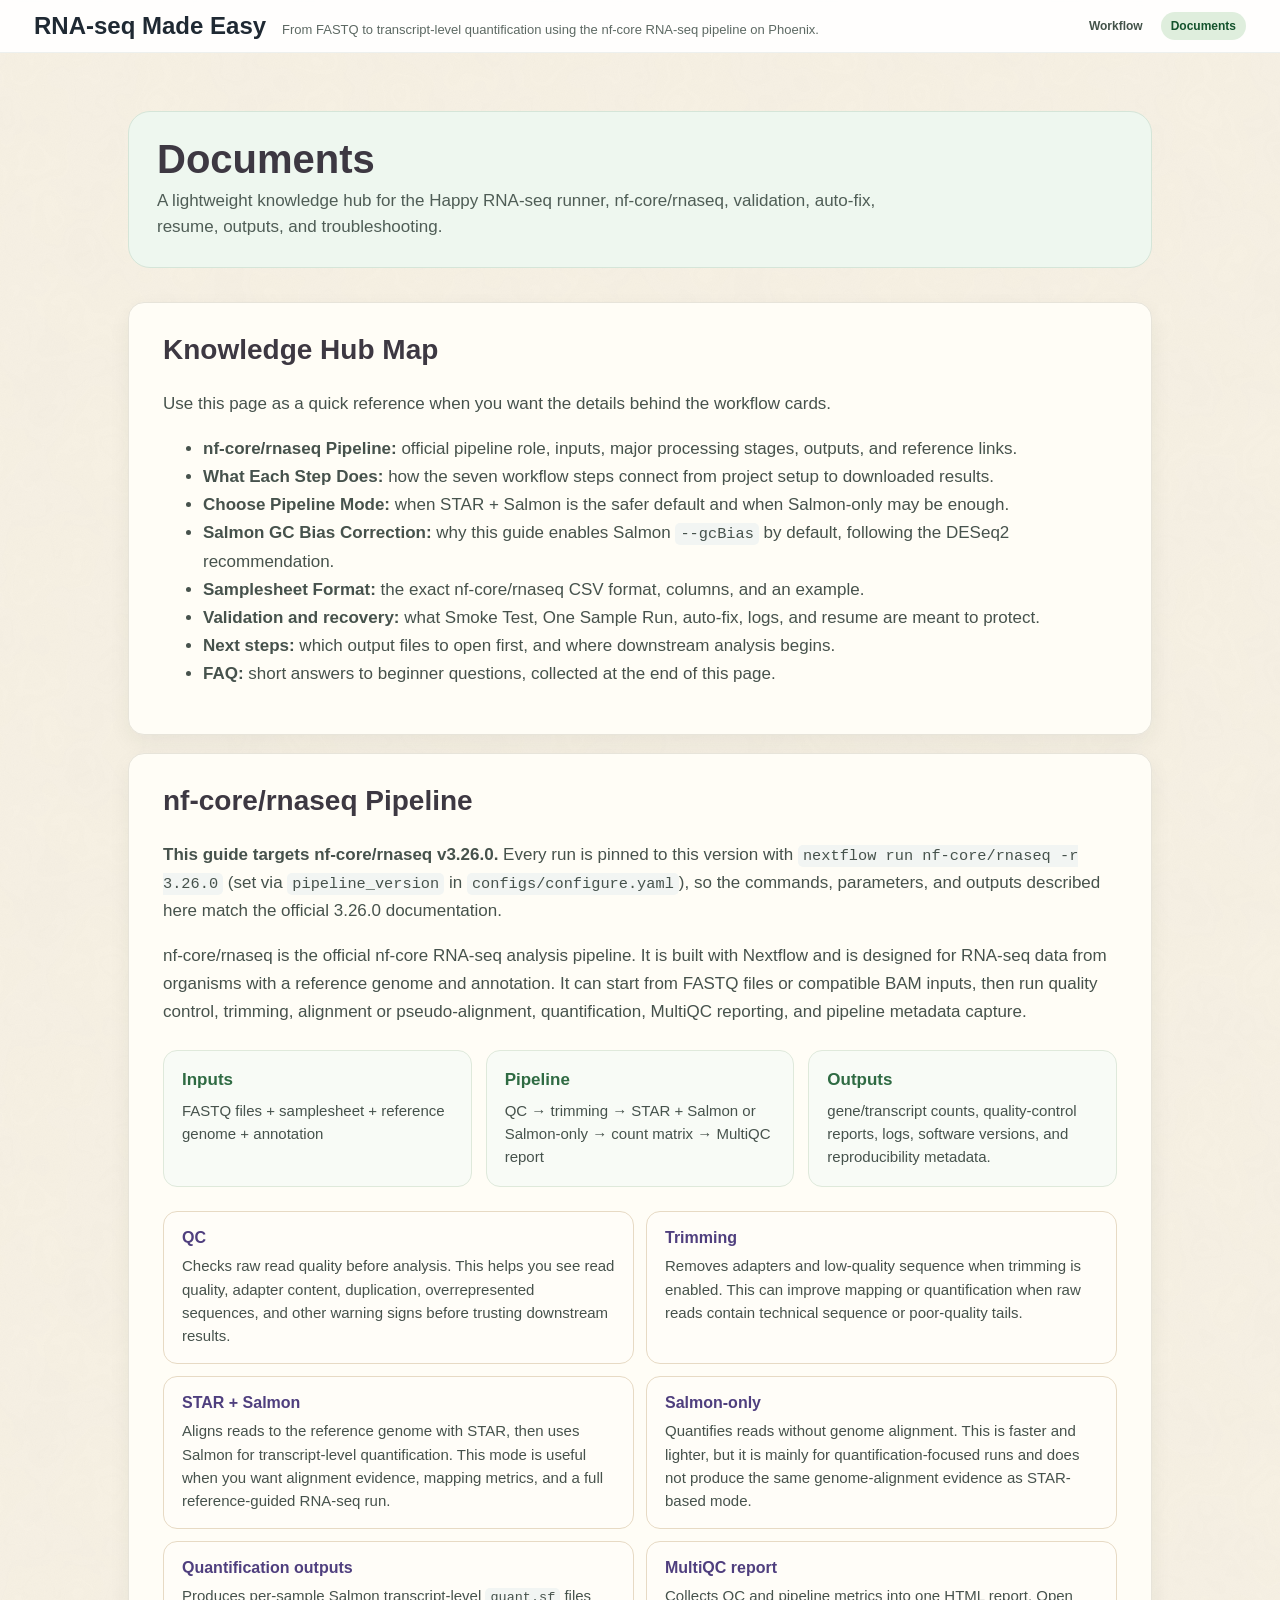
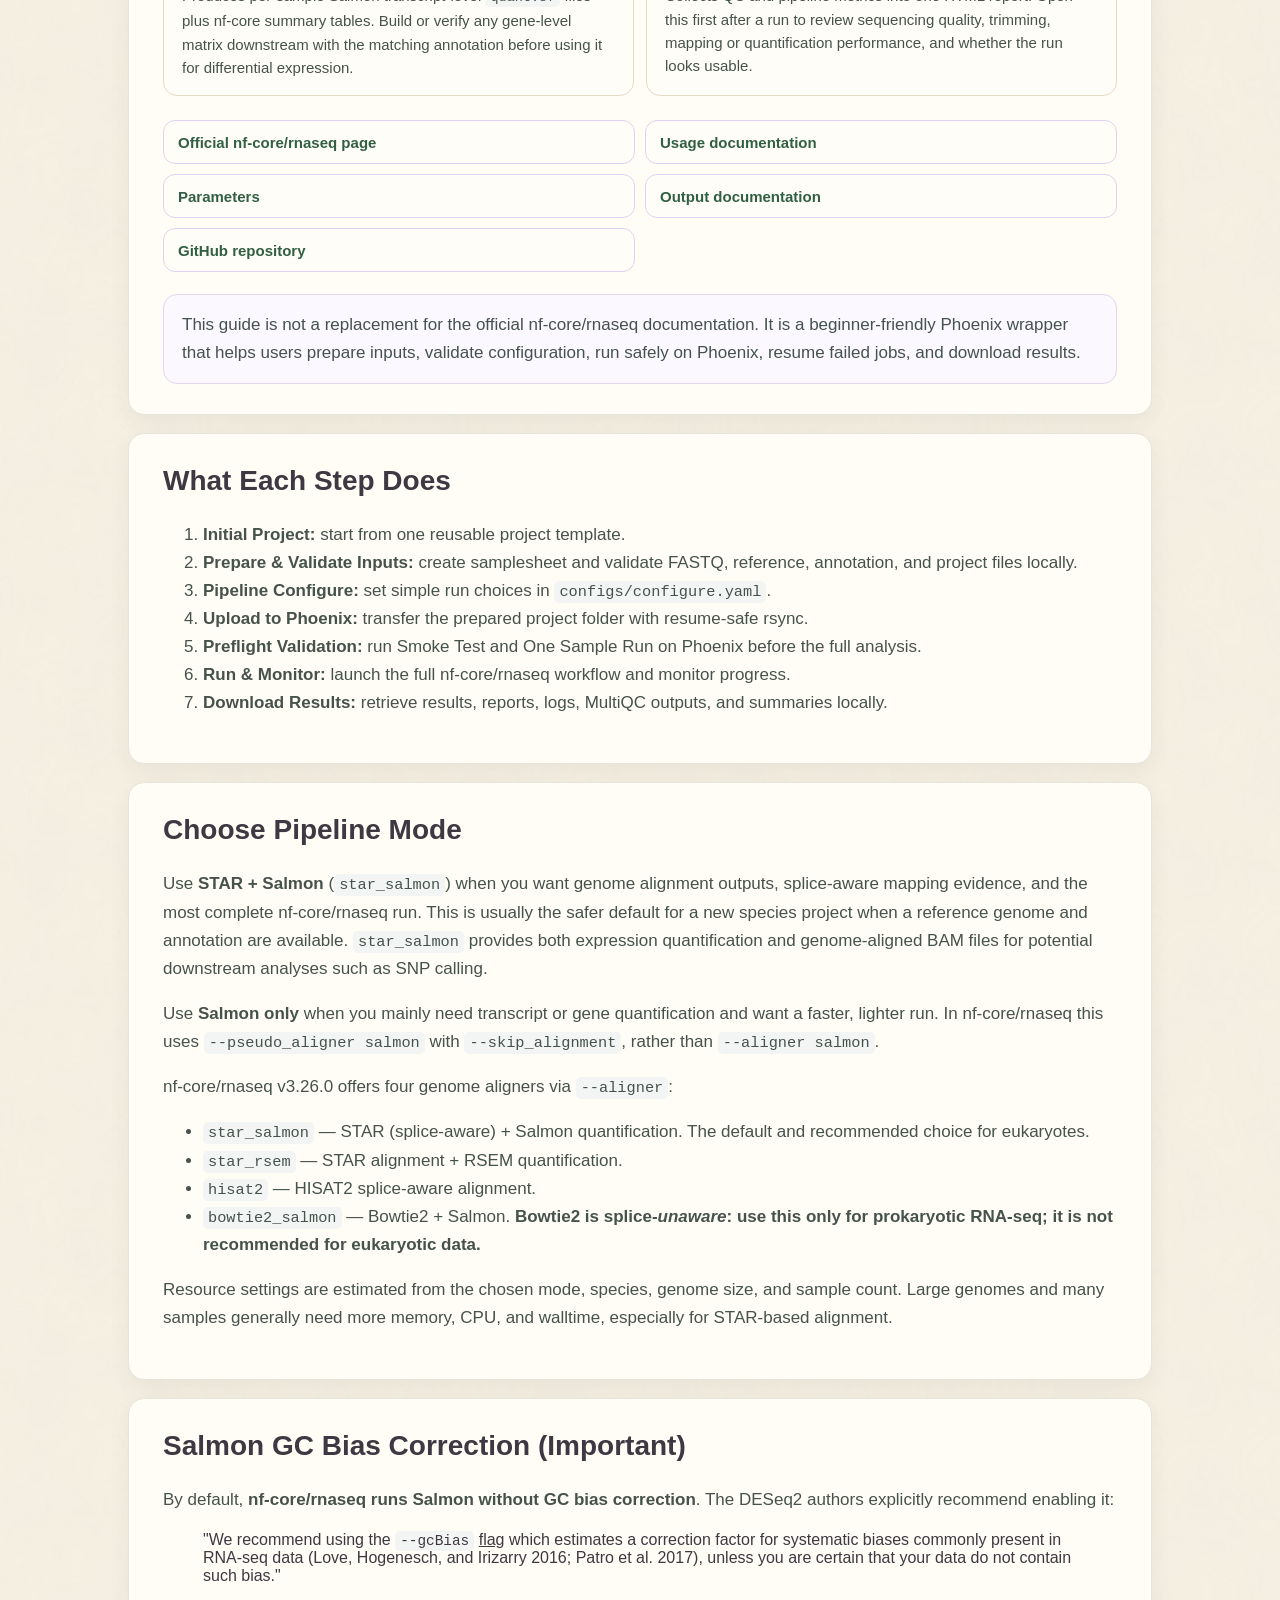
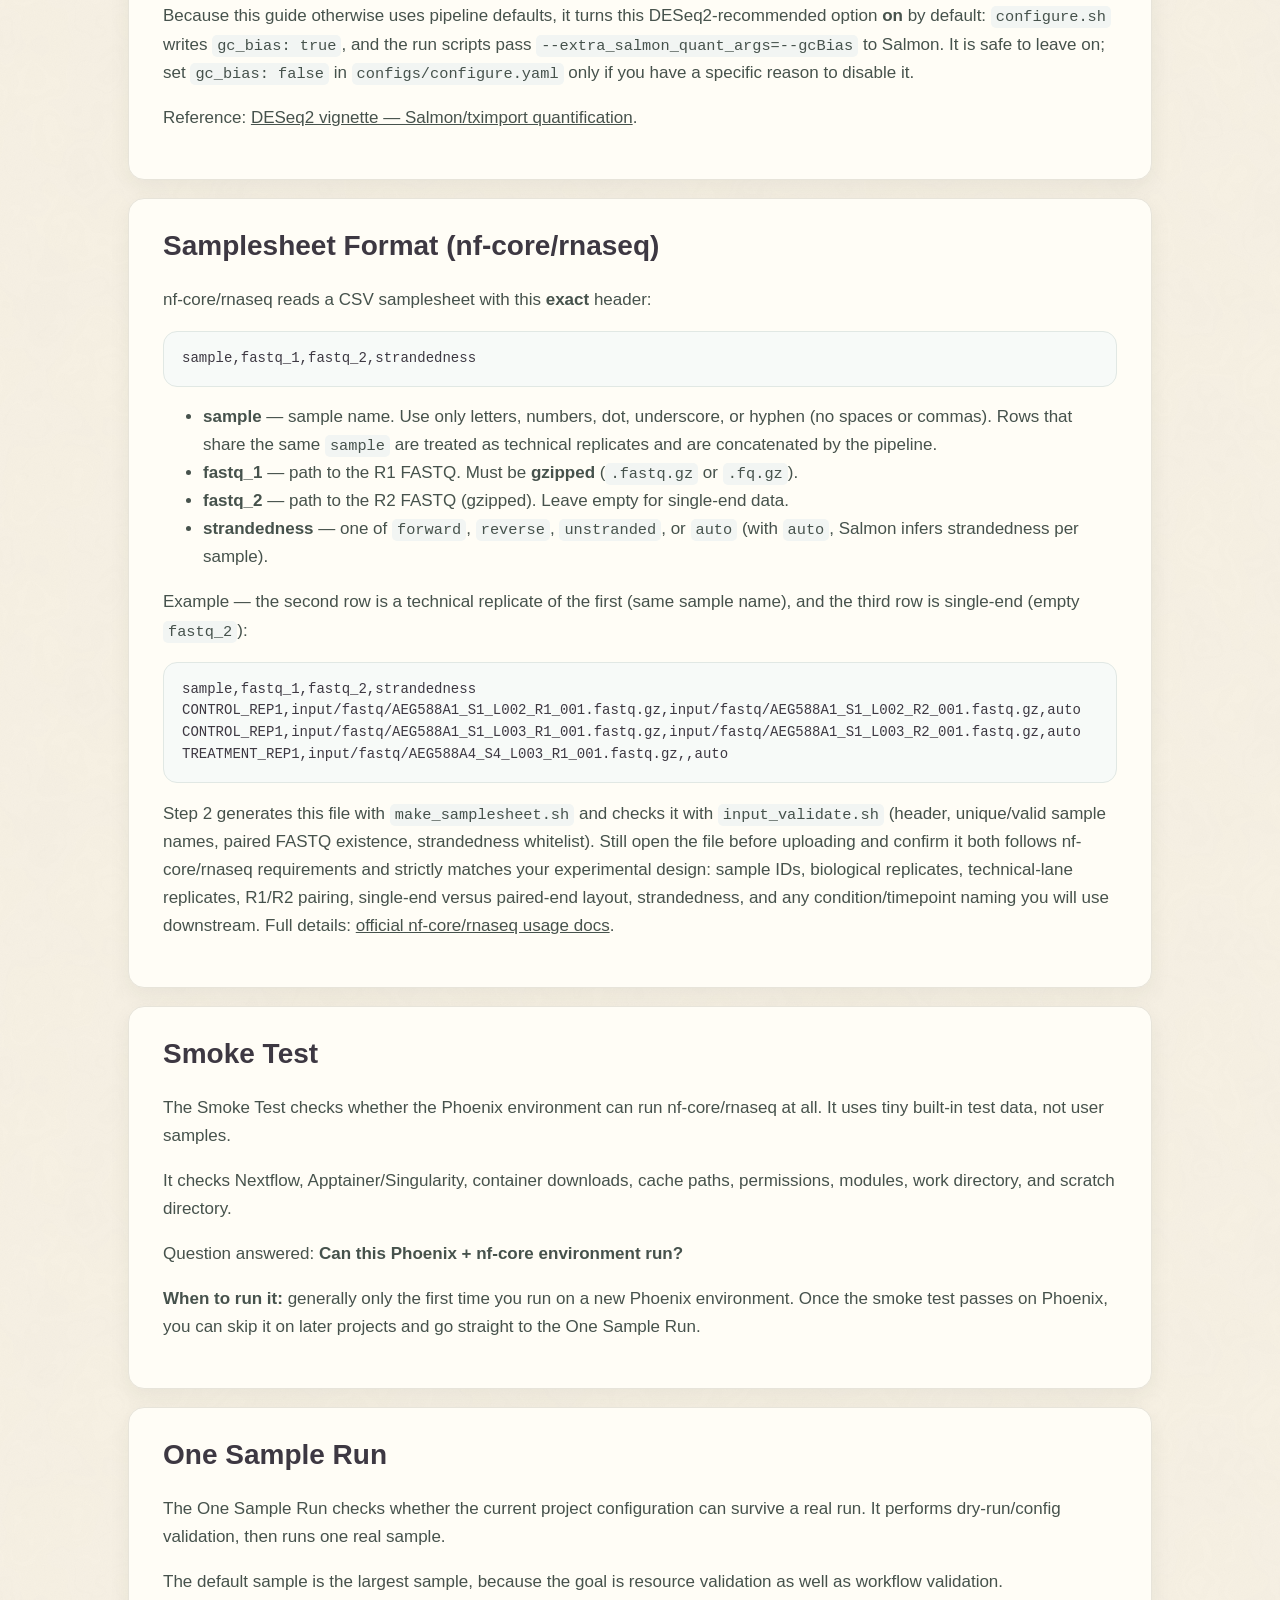
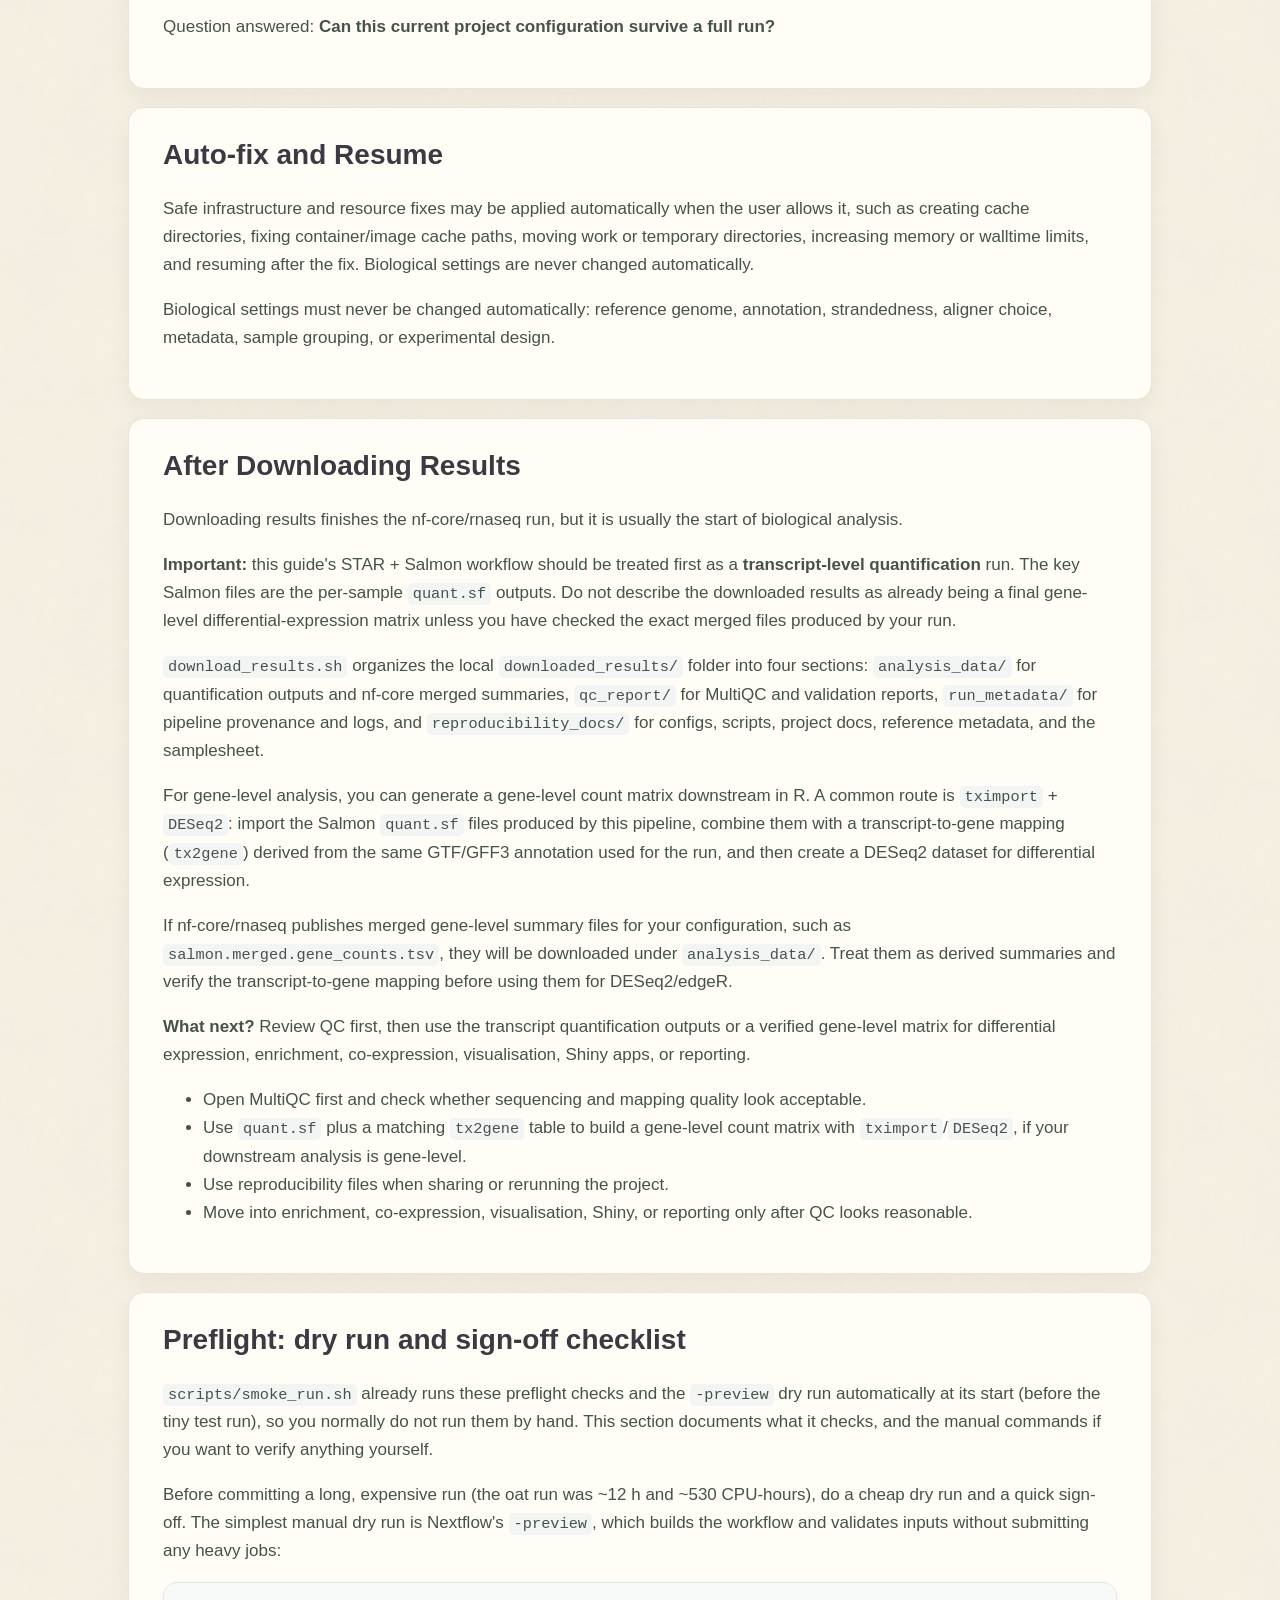
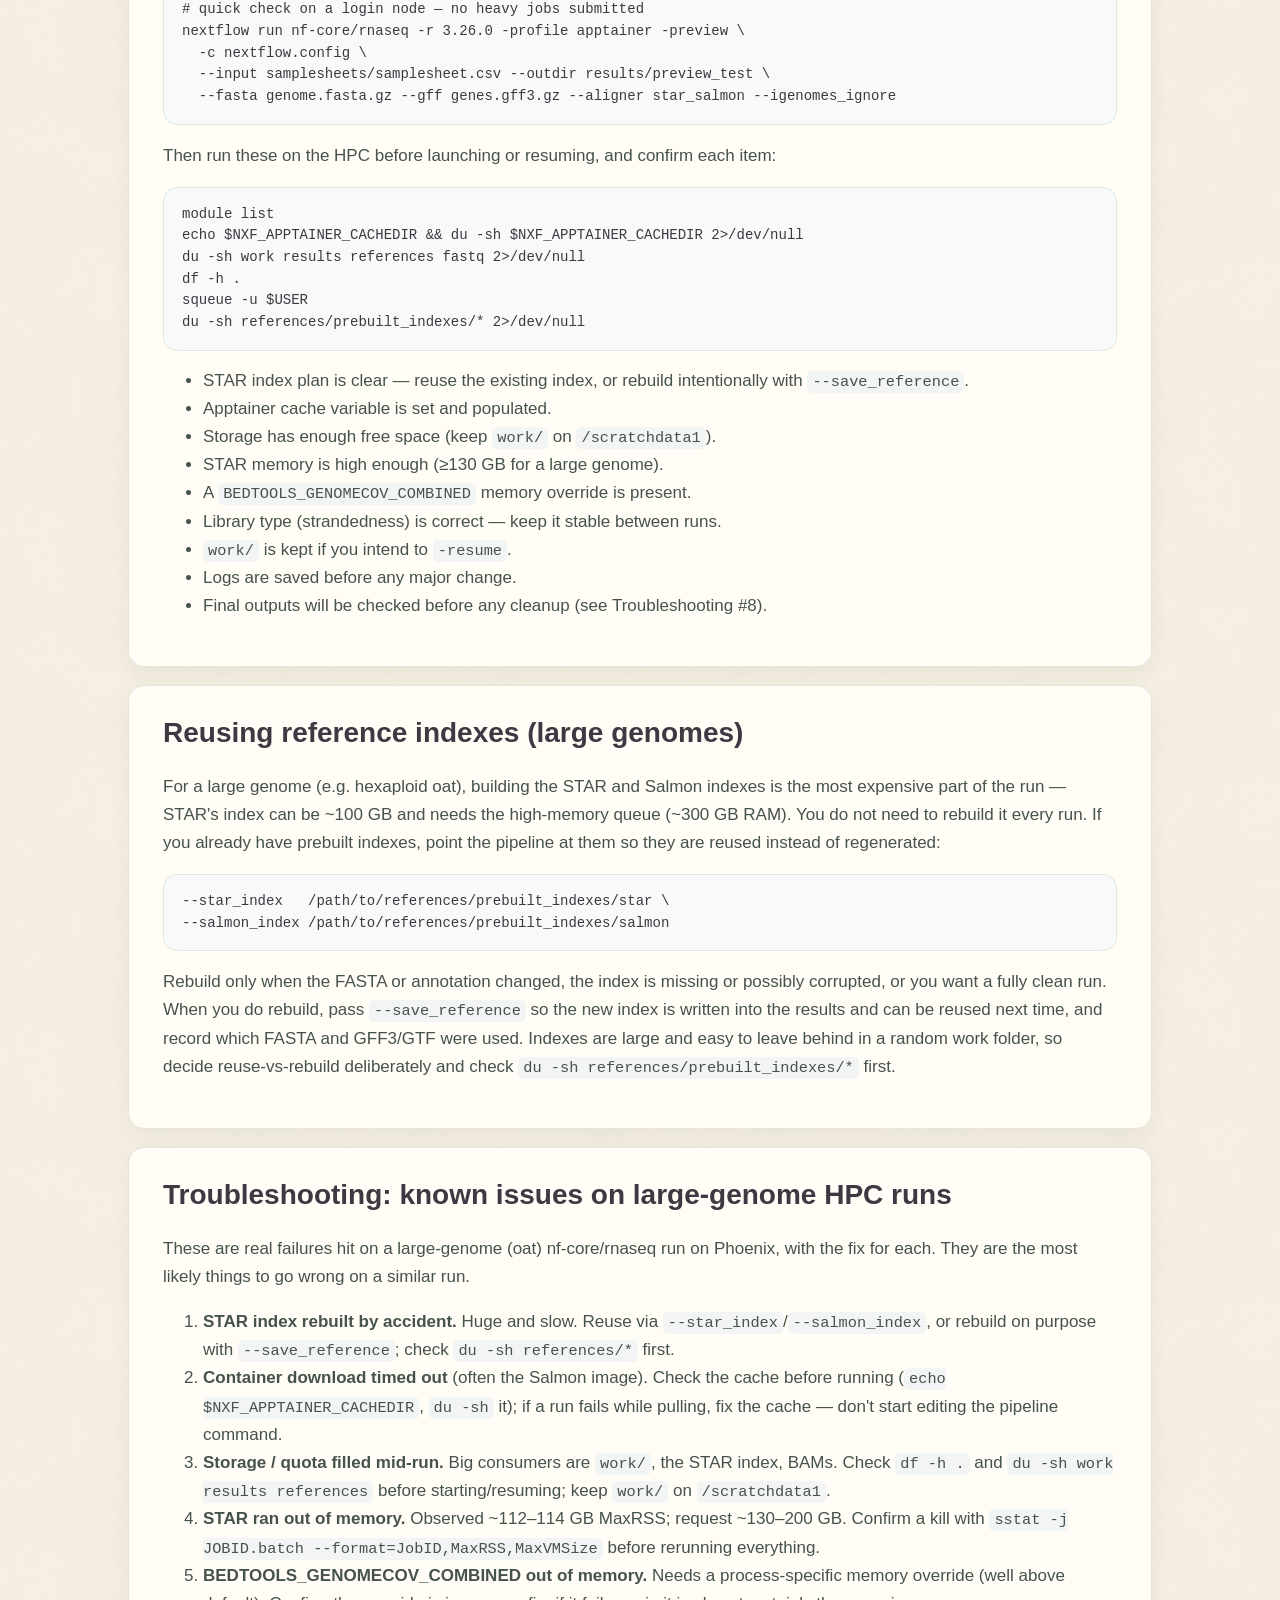
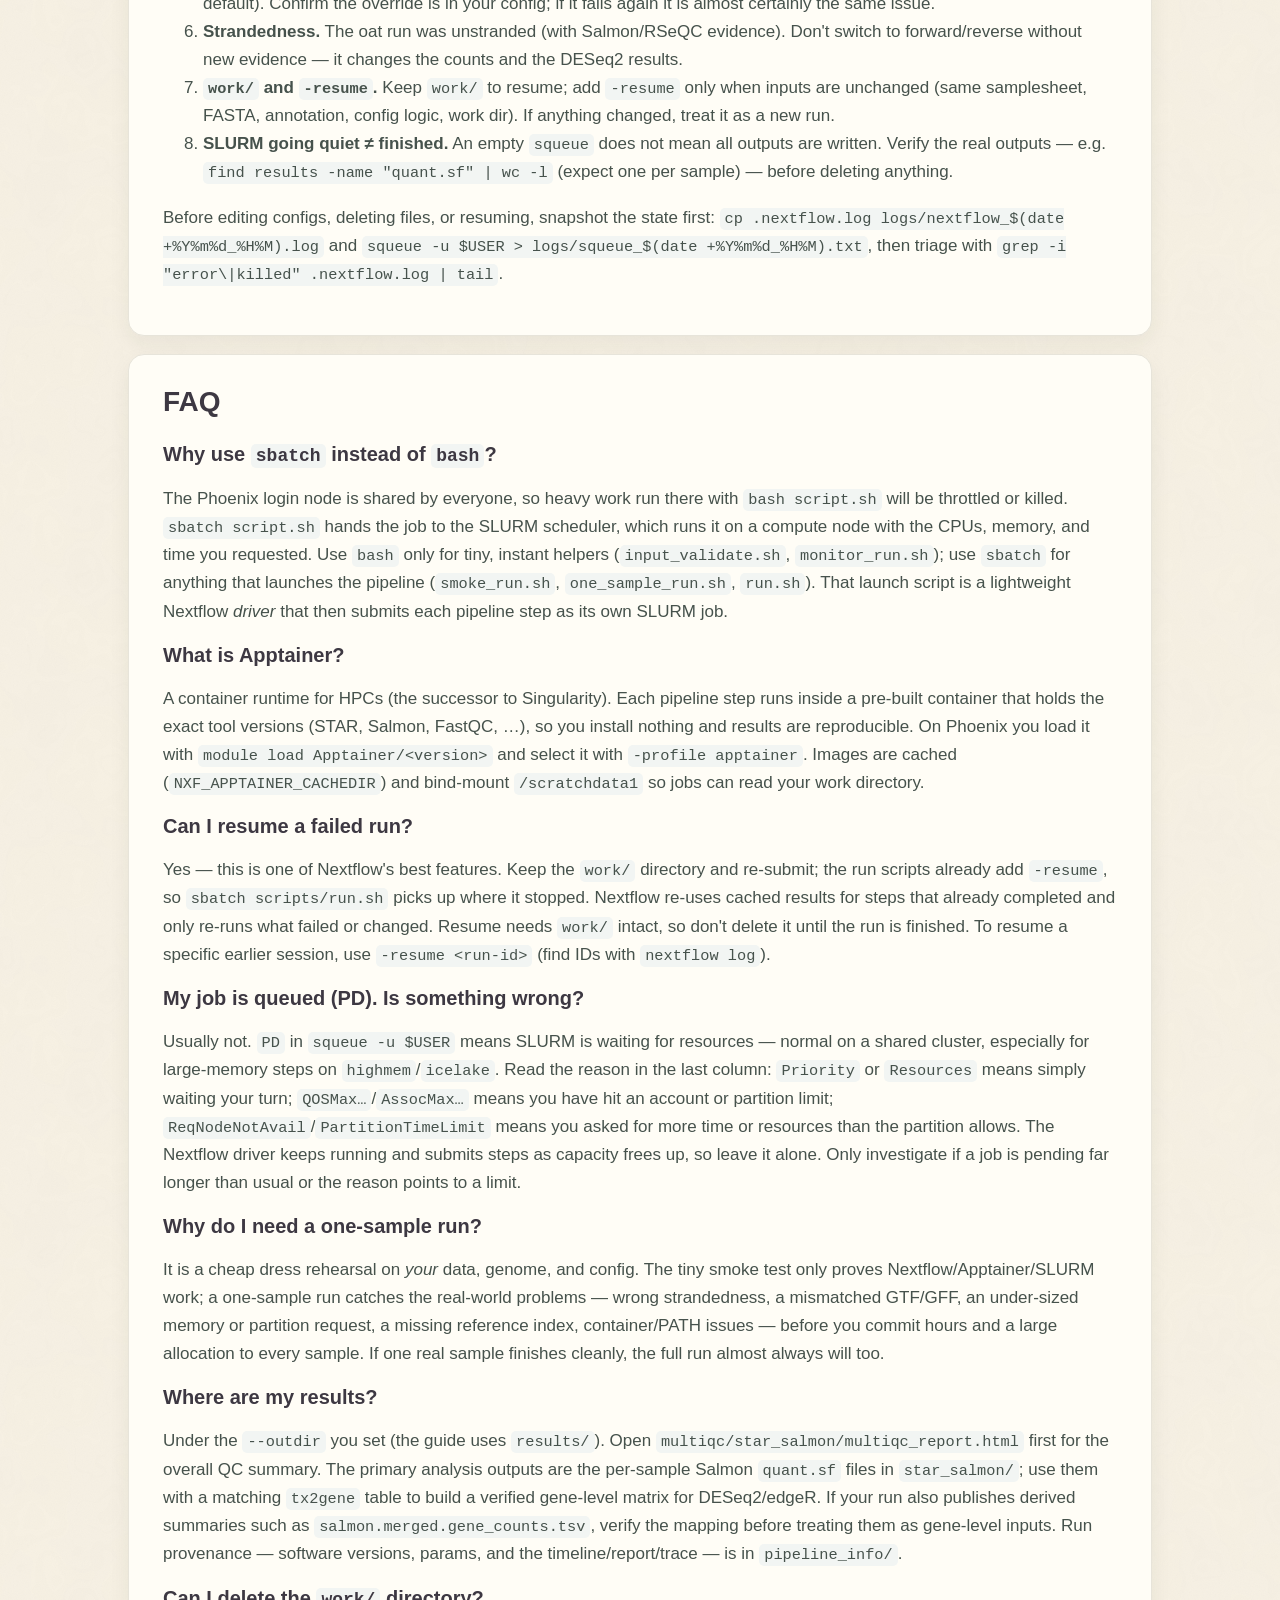
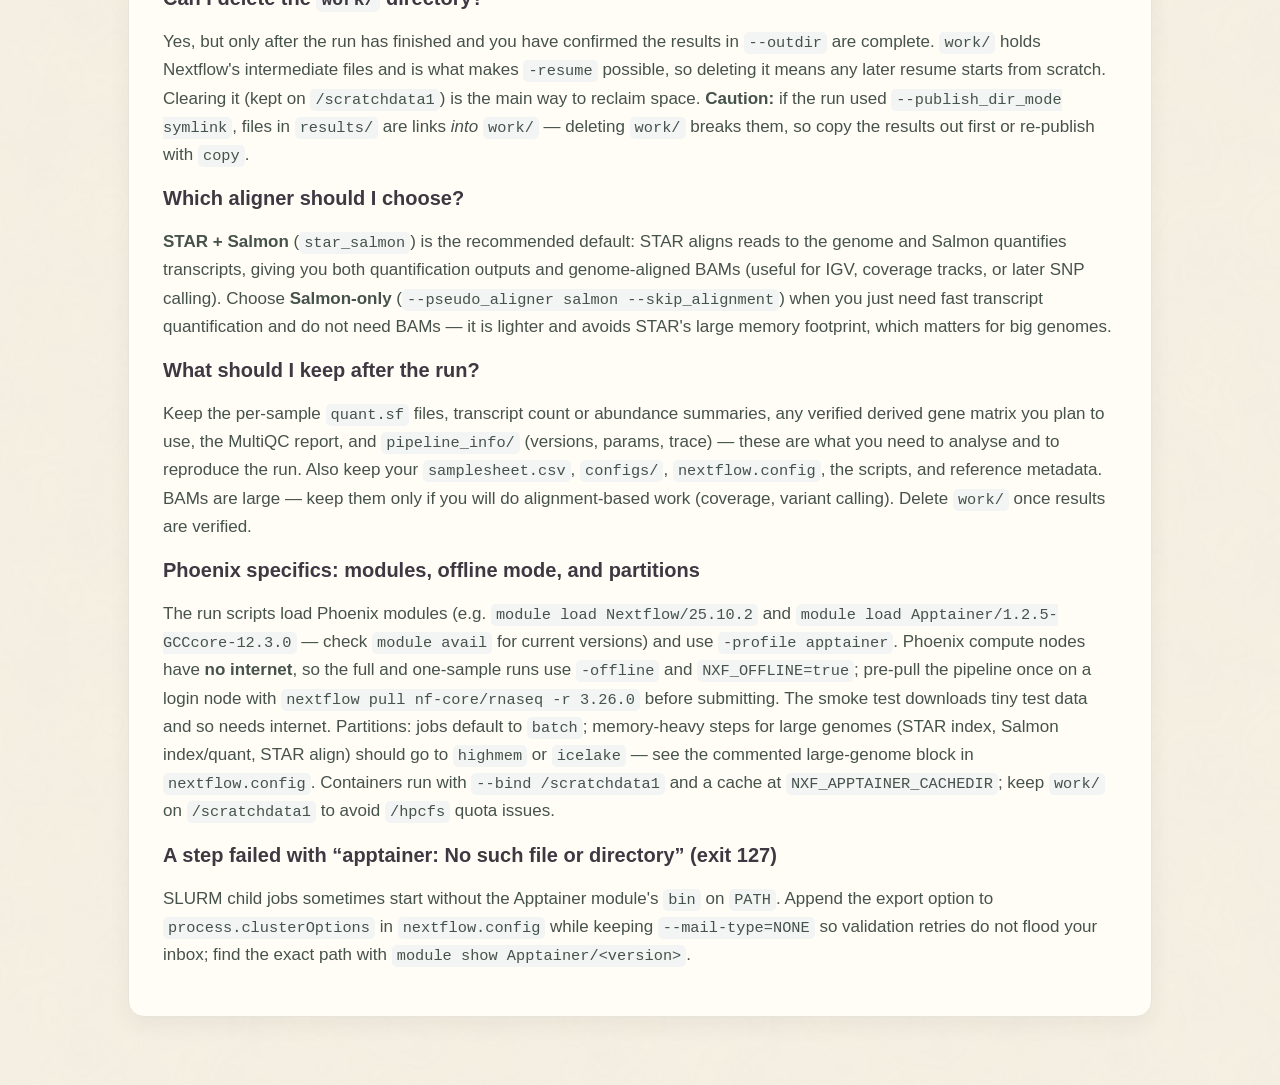
<file: documents.html>
<!doctype html>
<html lang="en">
<head>
  <meta charset="utf-8">
  <meta name="viewport" content="width=device-width, initial-scale=1">
  <title>Documents - Happy RNA-seq</title>
  <link rel="stylesheet" href="style.css">
</head>
<body>
  <nav class="site-nav product-nav" aria-label="Site navigation">
    <div class="nav-brand">
      <div class="nav-title">RNA-seq Made Easy</div>
      <div class="nav-subtitle">From FASTQ to transcript-level quantification using the nf-core RNA-seq pipeline on Phoenix.</div>
    </div>
    <div class="nav-links">
      <a href="index.html#before-you-start">Workflow</a>
      <a class="active" href="documents.html">Documents</a>
    </div>
  </nav>

  <main class="text-page">
    <section class="text-hero">
      <h1>Documents</h1>
      <p>A lightweight knowledge hub for the Happy RNA-seq runner, nf-core/rnaseq, validation, auto-fix, resume, outputs, and troubleshooting.</p>
    </section>

    <section class="content-card">
      <h2>Knowledge Hub Map</h2>
      <p>Use this page as a quick reference when you want the details behind the workflow cards.</p>
      <ul>
        <li><strong>nf-core/rnaseq Pipeline:</strong> official pipeline role, inputs, major processing stages, outputs, and reference links.</li>
        <li><strong>What Each Step Does:</strong> how the seven workflow steps connect from project setup to downloaded results.</li>
        <li><strong>Choose Pipeline Mode:</strong> when STAR + Salmon is the safer default and when Salmon-only may be enough.</li>
        <li><strong>Salmon GC Bias Correction:</strong> why this guide enables Salmon <code>--gcBias</code> by default, following the DESeq2 recommendation.</li>
        <li><strong>Samplesheet Format:</strong> the exact nf-core/rnaseq CSV format, columns, and an example.</li>
        <li><strong>Validation and recovery:</strong> what Smoke Test, One Sample Run, auto-fix, logs, and resume are meant to protect.</li>
        <li><strong>Next steps:</strong> which output files to open first, and where downstream analysis begins.</li>
        <li><strong>FAQ:</strong> short answers to beginner questions, collected at the end of this page.</li>
      </ul>
    </section>

    <section class="content-card pipeline-reference-card" id="nf-core-pipeline">
      <h2>nf-core/rnaseq Pipeline</h2>
      <p><strong>This guide targets nf-core/rnaseq v3.26.0.</strong> Every run is pinned to this version with <code>nextflow run nf-core/rnaseq -r 3.26.0</code> (set via <code>pipeline_version</code> in <code>configs/configure.yaml</code>), so the commands, parameters, and outputs described here match the official 3.26.0 documentation.</p>
      <p>nf-core/rnaseq is the official nf-core RNA-seq analysis pipeline. It is built with Nextflow and is designed for RNA-seq data from organisms with a reference genome and annotation. It can start from FASTQ files or compatible BAM inputs, then run quality control, trimming, alignment or pseudo-alignment, quantification, MultiQC reporting, and pipeline metadata capture.</p>

      <div class="pipeline-flow" aria-label="Simple nf-core/rnaseq flow">
        <div>
          <h3>Inputs</h3>
          <p>FASTQ files + samplesheet + reference genome + annotation</p>
        </div>
        <div>
          <h3>Pipeline</h3>
          <p>QC → trimming → STAR + Salmon or Salmon-only → count matrix → MultiQC report</p>
        </div>
        <div>
          <h3>Outputs</h3>
          <p>gene/transcript counts, quality-control reports, logs, software versions, and reproducibility metadata.</p>
        </div>
      </div>

      <div class="pipeline-stage-list" aria-label="Pipeline stage details">
        <div>
          <h3>QC</h3>
          <p>Checks raw read quality before analysis. This helps you see read quality, adapter content, duplication, overrepresented sequences, and other warning signs before trusting downstream results.</p>
        </div>
        <div>
          <h3>Trimming</h3>
          <p>Removes adapters and low-quality sequence when trimming is enabled. This can improve mapping or quantification when raw reads contain technical sequence or poor-quality tails.</p>
        </div>
        <div>
          <h3>STAR + Salmon</h3>
          <p>Aligns reads to the reference genome with STAR, then uses Salmon for transcript-level quantification. This mode is useful when you want alignment evidence, mapping metrics, and a full reference-guided RNA-seq run.</p>
        </div>
        <div>
          <h3>Salmon-only</h3>
          <p>Quantifies reads without genome alignment. This is faster and lighter, but it is mainly for quantification-focused runs and does not produce the same genome-alignment evidence as STAR-based mode.</p>
        </div>
        <div>
          <h3>Quantification outputs</h3>
          <p>Produces per-sample Salmon transcript-level <code>quant.sf</code> files plus nf-core summary tables. Build or verify any gene-level matrix downstream with the matching annotation before using it for differential expression.</p>
        </div>
        <div>
          <h3>MultiQC report</h3>
          <p>Collects QC and pipeline metrics into one HTML report. Open this first after a run to review sequencing quality, trimming, mapping or quantification performance, and whether the run looks usable.</p>
        </div>
      </div>

      <div class="official-link-grid" aria-label="Official nf-core/rnaseq references">
        <a href="https://nf-co.re/rnaseq">Official nf-core/rnaseq page</a>
        <a href="https://nf-co.re/rnaseq/3.26.0/docs/usage/">Usage documentation</a>
        <a href="https://nf-co.re/rnaseq/3.26.0/parameters/">Parameters</a>
        <a href="https://nf-co.re/rnaseq/3.26.0/docs/output/">Output documentation</a>
        <a href="https://github.com/nf-core/rnaseq">GitHub repository</a>
      </div>

      <p class="reference-note">This guide is not a replacement for the official nf-core/rnaseq documentation. It is a beginner-friendly Phoenix wrapper that helps users prepare inputs, validate configuration, run safely on Phoenix, resume failed jobs, and download results.</p>
    </section>

    <section class="content-card">
      <h2>What Each Step Does</h2>
      <ol>
        <li><strong>Initial Project:</strong> start from one reusable project template.</li>
        <li><strong>Prepare &amp; Validate Inputs:</strong> create samplesheet and validate FASTQ, reference, annotation, and project files locally.</li>
        <li><strong>Pipeline Configure:</strong> set simple run choices in <code>configs/configure.yaml</code>.</li>
        <li><strong>Upload to Phoenix:</strong> transfer the prepared project folder with resume-safe rsync.</li>
        <li><strong>Preflight Validation:</strong> run Smoke Test and One Sample Run on Phoenix before the full analysis.</li>
        <li><strong>Run &amp; Monitor:</strong> launch the full nf-core/rnaseq workflow and monitor progress.</li>
        <li><strong>Download Results:</strong> retrieve results, reports, logs, MultiQC outputs, and summaries locally.</li>
      </ol>
    </section>

    <section class="content-card" id="choose-pipeline-mode">
      <h2>Choose Pipeline Mode</h2>
      <p>Use <strong>STAR + Salmon</strong> (<code>star_salmon</code>) when you want genome alignment outputs, splice-aware mapping evidence, and the most complete nf-core/rnaseq run. This is usually the safer default for a new species project when a reference genome and annotation are available. <code>star_salmon</code> provides both expression quantification and genome-aligned BAM files for potential downstream analyses such as SNP calling.</p>
      <p>Use <strong>Salmon only</strong> when you mainly need transcript or gene quantification and want a faster, lighter run. In nf-core/rnaseq this uses <code>--pseudo_aligner salmon</code> with <code>--skip_alignment</code>, rather than <code>--aligner salmon</code>.</p>
      <p>nf-core/rnaseq v3.26.0 offers four genome aligners via <code>--aligner</code>:</p>
      <ul>
        <li><code>star_salmon</code> &mdash; STAR (splice-aware) + Salmon quantification. The default and recommended choice for eukaryotes.</li>
        <li><code>star_rsem</code> &mdash; STAR alignment + RSEM quantification.</li>
        <li><code>hisat2</code> &mdash; HISAT2 splice-aware alignment.</li>
        <li><code>bowtie2_salmon</code> &mdash; Bowtie2 + Salmon. <strong>Bowtie2 is splice-<em>unaware</em>: use this only for prokaryotic RNA-seq; it is not recommended for eukaryotic data.</strong></li>
      </ul>
      <p>Resource settings are estimated from the chosen mode, species, genome size, and sample count. Large genomes and many samples generally need more memory, CPU, and walltime, especially for STAR-based alignment.</p>
    </section>

    <section class="content-card" id="gc-bias">
      <h2>Salmon GC Bias Correction (Important)</h2>
      <p>By default, <strong>nf-core/rnaseq runs Salmon without GC bias correction</strong>. The DESeq2 authors explicitly recommend enabling it:</p>
      <blockquote>"We recommend using the <code>--gcBias</code> <a href="http://salmon.readthedocs.io/en/latest/salmon.html#gcbias" target="_blank" rel="noopener">flag</a> which estimates a correction factor for systematic biases commonly present in RNA-seq data (Love, Hogenesch, and Irizarry 2016; Patro et al. 2017), unless you are certain that your data do not contain such bias."</blockquote>
      <p>Because this guide otherwise uses pipeline defaults, it turns this DESeq2-recommended option <strong>on</strong> by default: <code>configure.sh</code> writes <code>gc_bias: true</code>, and the run scripts pass <code>--extra_salmon_quant_args=--gcBias</code> to Salmon. It is safe to leave on; set <code>gc_bias: false</code> in <code>configs/configure.yaml</code> only if you have a specific reason to disable it.</p>
      <p>Reference: <a href="https://bioconductor.org/packages/devel/bioc/vignettes/DESeq2/inst/doc/DESeq2.html" target="_blank" rel="noopener">DESeq2 vignette — Salmon/tximport quantification</a>.</p>
    </section>

    <section class="content-card" id="samplesheet-format">
      <h2>Samplesheet Format (nf-core/rnaseq)</h2>
      <p>nf-core/rnaseq reads a CSV samplesheet with this <strong>exact</strong> header:</p>
      <pre>sample,fastq_1,fastq_2,strandedness</pre>
      <ul>
        <li><strong>sample</strong> &mdash; sample name. Use only letters, numbers, dot, underscore, or hyphen (no spaces or commas). Rows that share the same <code>sample</code> are treated as technical replicates and are concatenated by the pipeline.</li>
        <li><strong>fastq_1</strong> &mdash; path to the R1 FASTQ. Must be <strong>gzipped</strong> (<code>.fastq.gz</code> or <code>.fq.gz</code>).</li>
        <li><strong>fastq_2</strong> &mdash; path to the R2 FASTQ (gzipped). Leave empty for single-end data.</li>
        <li><strong>strandedness</strong> &mdash; one of <code>forward</code>, <code>reverse</code>, <code>unstranded</code>, or <code>auto</code> (with <code>auto</code>, Salmon infers strandedness per sample).</li>
      </ul>
      <p>Example &mdash; the second row is a technical replicate of the first (same sample name), and the third row is single-end (empty <code>fastq_2</code>):</p>
      <pre>sample,fastq_1,fastq_2,strandedness
CONTROL_REP1,input/fastq/AEG588A1_S1_L002_R1_001.fastq.gz,input/fastq/AEG588A1_S1_L002_R2_001.fastq.gz,auto
CONTROL_REP1,input/fastq/AEG588A1_S1_L003_R1_001.fastq.gz,input/fastq/AEG588A1_S1_L003_R2_001.fastq.gz,auto
TREATMENT_REP1,input/fastq/AEG588A4_S4_L003_R1_001.fastq.gz,,auto</pre>
      <p>Step 2 generates this file with <code>make_samplesheet.sh</code> and checks it with <code>input_validate.sh</code> (header, unique/valid sample names, paired FASTQ existence, strandedness whitelist). Still open the file before uploading and confirm it both follows nf-core/rnaseq requirements and strictly matches your experimental design: sample IDs, biological replicates, technical-lane replicates, R1/R2 pairing, single-end versus paired-end layout, strandedness, and any condition/timepoint naming you will use downstream. Full details: <a href="https://nf-co.re/rnaseq/3.26.0/docs/usage/" target="_blank" rel="noopener">official nf-core/rnaseq usage docs</a>.</p>
    </section>

    <section class="content-card" id="smoke-test">
      <h2>Smoke Test</h2>
      <p>The Smoke Test checks whether the Phoenix environment can run nf-core/rnaseq at all. It uses tiny built-in test data, not user samples.</p>
      <p>It checks Nextflow, Apptainer/Singularity, container downloads, cache paths, permissions, modules, work directory, and scratch directory.</p>
      <p>Question answered: <strong>Can this Phoenix + nf-core environment run?</strong></p>
      <p><strong>When to run it:</strong> generally only the first time you run on a new Phoenix environment. Once the smoke test passes on Phoenix, you can skip it on later projects and go straight to the One Sample Run.</p>
    </section>

    <section class="content-card">
      <h2>One Sample Run</h2>
      <p>The One Sample Run checks whether the current project configuration can survive a real run. It performs dry-run/config validation, then runs one real sample.</p>
      <p>The default sample is the largest sample, because the goal is resource validation as well as workflow validation.</p>
      <p>Question answered: <strong>Can this current project configuration survive a full run?</strong></p>
    </section>

    <section class="content-card">
      <h2>Auto-fix and Resume</h2>
      <p>Safe infrastructure and resource fixes may be applied automatically when the user allows it, such as creating cache directories, fixing container/image cache paths, moving work or temporary directories, increasing memory or walltime limits, and resuming after the fix. Biological settings are never changed automatically.</p>
      <p>Biological settings must never be changed automatically: reference genome, annotation, strandedness, aligner choice, metadata, sample grouping, or experimental design.</p>
    </section>

    <section class="content-card">
      <h2 id="after-results">After Downloading Results</h2>
      <p>Downloading results finishes the nf-core/rnaseq run, but it is usually the start of biological analysis.</p>
      <p><strong>Important:</strong> this guide's STAR + Salmon workflow should be treated first as a <strong>transcript-level quantification</strong> run. The key Salmon files are the per-sample <code>quant.sf</code> outputs. Do not describe the downloaded results as already being a final gene-level differential-expression matrix unless you have checked the exact merged files produced by your run.</p>
      <p><code>download_results.sh</code> organizes the local <code>downloaded_results/</code> folder into four sections: <code>analysis_data/</code> for quantification outputs and nf-core merged summaries, <code>qc_report/</code> for MultiQC and validation reports, <code>run_metadata/</code> for pipeline provenance and logs, and <code>reproducibility_docs/</code> for configs, scripts, project docs, reference metadata, and the samplesheet.</p>
      <p>For gene-level analysis, you can generate a gene-level count matrix downstream in R. A common route is <code>tximport</code> + <code>DESeq2</code>: import the Salmon <code>quant.sf</code> files produced by this pipeline, combine them with a transcript-to-gene mapping (<code>tx2gene</code>) derived from the same GTF/GFF3 annotation used for the run, and then create a DESeq2 dataset for differential expression.</p>
      <p>If nf-core/rnaseq publishes merged gene-level summary files for your configuration, such as <code>salmon.merged.gene_counts.tsv</code>, they will be downloaded under <code>analysis_data/</code>. Treat them as derived summaries and verify the transcript-to-gene mapping before using them for DESeq2/edgeR.</p>
      <p><strong>What next?</strong> Review QC first, then use the transcript quantification outputs or a verified gene-level matrix for differential expression, enrichment, co-expression, visualisation, Shiny apps, or reporting.</p>
      <ul>
        <li>Open MultiQC first and check whether sequencing and mapping quality look acceptable.</li>
        <li>Use <code>quant.sf</code> plus a matching <code>tx2gene</code> table to build a gene-level count matrix with <code>tximport</code>/<code>DESeq2</code>, if your downstream analysis is gene-level.</li>
        <li>Use reproducibility files when sharing or rerunning the project.</li>
        <li>Move into enrichment, co-expression, visualisation, Shiny, or reporting only after QC looks reasonable.</li>
      </ul>
    </section>

    <section class="content-card" id="hpc-preflight">
      <h2>Preflight: dry run and sign-off checklist</h2>
      <p><code>scripts/smoke_run.sh</code> already runs these preflight checks and the <code>-preview</code> dry run automatically at its start (before the tiny test run), so you normally do not run them by hand. This section documents what it checks, and the manual commands if you want to verify anything yourself.</p>
      <p>Before committing a long, expensive run (the oat run was ~12&nbsp;h and ~530 CPU-hours), do a cheap dry run and a quick sign-off. The simplest manual dry run is Nextflow's <code>-preview</code>, which builds the workflow and validates inputs without submitting any heavy jobs:</p>
      <pre># quick check on a login node — no heavy jobs submitted
nextflow run nf-core/rnaseq -r 3.26.0 -profile apptainer -preview \
  -c nextflow.config \
  --input samplesheets/samplesheet.csv --outdir results/preview_test \
  --fasta genome.fasta.gz --gff genes.gff3.gz --aligner star_salmon --igenomes_ignore</pre>
      <p>Then run these on the HPC before launching or resuming, and confirm each item:</p>
      <pre>module list
echo $NXF_APPTAINER_CACHEDIR &amp;&amp; du -sh $NXF_APPTAINER_CACHEDIR 2>/dev/null
du -sh work results references fastq 2>/dev/null
df -h .
squeue -u $USER
du -sh references/prebuilt_indexes/* 2>/dev/null</pre>
      <ul>
        <li>STAR index plan is clear &mdash; reuse the existing index, or rebuild intentionally with <code>--save_reference</code>.</li>
        <li>Apptainer cache variable is set and populated.</li>
        <li>Storage has enough free space (keep <code>work/</code> on <code>/scratchdata1</code>).</li>
        <li>STAR memory is high enough (&ge;130&nbsp;GB for a large genome).</li>
        <li>A <code>BEDTOOLS_GENOMECOV_COMBINED</code> memory override is present.</li>
        <li>Library type (strandedness) is correct &mdash; keep it stable between runs.</li>
        <li><code>work/</code> is kept if you intend to <code>-resume</code>.</li>
        <li>Logs are saved before any major change.</li>
        <li>Final outputs will be checked before any cleanup (see Troubleshooting #8).</li>
      </ul>
    </section>

    <section class="content-card" id="reference-indexes">
      <h2>Reusing reference indexes (large genomes)</h2>
      <p>For a large genome (e.g. hexaploid oat), building the STAR and Salmon indexes is the most expensive part of the run &mdash; STAR's index can be ~100&nbsp;GB and needs the high-memory queue (~300&nbsp;GB RAM). You do not need to rebuild it every run. If you already have prebuilt indexes, point the pipeline at them so they are reused instead of regenerated:</p>
      <pre>--star_index   /path/to/references/prebuilt_indexes/star \
--salmon_index /path/to/references/prebuilt_indexes/salmon</pre>
      <p>Rebuild only when the FASTA or annotation changed, the index is missing or possibly corrupted, or you want a fully clean run. When you do rebuild, pass <code>--save_reference</code> so the new index is written into the results and can be reused next time, and record which FASTA and GFF3/GTF were used. Indexes are large and easy to leave behind in a random work folder, so decide reuse-vs-rebuild deliberately and check <code>du -sh references/prebuilt_indexes/*</code> first.</p>
    </section>

    <section class="content-card" id="troubleshooting">
      <h2>Troubleshooting: known issues on large-genome HPC runs</h2>
      <p>These are real failures hit on a large-genome (oat) nf-core/rnaseq run on Phoenix, with the fix for each. They are the most likely things to go wrong on a similar run.</p>
      <ol>
        <li><strong>STAR index rebuilt by accident.</strong> Huge and slow. Reuse via <code>--star_index</code>/<code>--salmon_index</code>, or rebuild on purpose with <code>--save_reference</code>; check <code>du -sh references/*</code> first.</li>
        <li><strong>Container download timed out</strong> (often the Salmon image). Check the cache before running (<code>echo $NXF_APPTAINER_CACHEDIR</code>, <code>du -sh</code> it); if a run fails while pulling, fix the cache &mdash; don't start editing the pipeline command.</li>
        <li><strong>Storage / quota filled mid-run.</strong> Big consumers are <code>work/</code>, the STAR index, BAMs. Check <code>df -h .</code> and <code>du -sh work results references</code> before starting/resuming; keep <code>work/</code> on <code>/scratchdata1</code>.</li>
        <li><strong>STAR ran out of memory.</strong> Observed ~112&ndash;114&nbsp;GB MaxRSS; request ~130&ndash;200&nbsp;GB. Confirm a kill with <code>sstat -j JOBID.batch --format=JobID,MaxRSS,MaxVMSize</code> before rerunning everything.</li>
        <li><strong>BEDTOOLS_GENOMECOV_COMBINED out of memory.</strong> Needs a process-specific memory override (well above default). Confirm the override is in your config; if it fails again it is almost certainly the same issue.</li>
        <li><strong>Strandedness.</strong> The oat run was unstranded (with Salmon/RSeQC evidence). Don't switch to forward/reverse without new evidence &mdash; it changes the counts and the DESeq2 results.</li>
        <li><strong><code>work/</code> and <code>-resume</code>.</strong> Keep <code>work/</code> to resume; add <code>-resume</code> only when inputs are unchanged (same samplesheet, FASTA, annotation, config logic, work dir). If anything changed, treat it as a new run.</li>
        <li><strong>SLURM going quiet &ne; finished.</strong> An empty <code>squeue</code> does not mean all outputs are written. Verify the real outputs &mdash; e.g. <code>find results -name "quant.sf" | wc -l</code> (expect one per sample) &mdash; before deleting anything.</li>
      </ol>
      <p>Before editing configs, deleting files, or resuming, snapshot the state first: <code>cp .nextflow.log logs/nextflow_$(date +%Y%m%d_%H%M).log</code> and <code>squeue -u $USER &gt; logs/squeue_$(date +%Y%m%d_%H%M).txt</code>, then triage with <code>grep -i "error\|killed" .nextflow.log | tail</code>.</p>
    </section>

    <section class="content-card">
      <h2>FAQ</h2>
      <h3>Why use <code>sbatch</code> instead of <code>bash</code>?</h3>
      <p>The Phoenix login node is shared by everyone, so heavy work run there with <code>bash script.sh</code> will be throttled or killed. <code>sbatch script.sh</code> hands the job to the SLURM scheduler, which runs it on a compute node with the CPUs, memory, and time you requested. Use <code>bash</code> only for tiny, instant helpers (<code>input_validate.sh</code>, <code>monitor_run.sh</code>); use <code>sbatch</code> for anything that launches the pipeline (<code>smoke_run.sh</code>, <code>one_sample_run.sh</code>, <code>run.sh</code>). That launch script is a lightweight Nextflow <em>driver</em> that then submits each pipeline step as its own SLURM job.</p>
      <h3>What is Apptainer?</h3>
      <p>A container runtime for HPCs (the successor to Singularity). Each pipeline step runs inside a pre-built container that holds the exact tool versions (STAR, Salmon, FastQC, &hellip;), so you install nothing and results are reproducible. On Phoenix you load it with <code>module load Apptainer/&lt;version&gt;</code> and select it with <code>-profile apptainer</code>. Images are cached (<code>NXF_APPTAINER_CACHEDIR</code>) and bind-mount <code>/scratchdata1</code> so jobs can read your work directory.</p>
      <h3>Can I resume a failed run?</h3>
      <p>Yes &mdash; this is one of Nextflow's best features. Keep the <code>work/</code> directory and re-submit; the run scripts already add <code>-resume</code>, so <code>sbatch scripts/run.sh</code> picks up where it stopped. Nextflow re-uses cached results for steps that already completed and only re-runs what failed or changed. Resume needs <code>work/</code> intact, so don't delete it until the run is finished. To resume a specific earlier session, use <code>-resume &lt;run-id&gt;</code> (find IDs with <code>nextflow log</code>).</p>
      <h3>My job is queued (PD). Is something wrong?</h3>
      <p>Usually not. <code>PD</code> in <code>squeue -u $USER</code> means SLURM is waiting for resources &mdash; normal on a shared cluster, especially for large-memory steps on <code>highmem</code>/<code>icelake</code>. Read the reason in the last column: <code>Priority</code> or <code>Resources</code> means simply waiting your turn; <code>QOSMax&hellip;</code>/<code>AssocMax&hellip;</code> means you have hit an account or partition limit; <code>ReqNodeNotAvail</code>/<code>PartitionTimeLimit</code> means you asked for more time or resources than the partition allows. The Nextflow driver keeps running and submits steps as capacity frees up, so leave it alone. Only investigate if a job is pending far longer than usual or the reason points to a limit.</p>
      <h3>Why do I need a one-sample run?</h3>
      <p>It is a cheap dress rehearsal on <em>your</em> data, genome, and config. The tiny smoke test only proves Nextflow/Apptainer/SLURM work; a one-sample run catches the real-world problems &mdash; wrong strandedness, a mismatched GTF/GFF, an under-sized memory or partition request, a missing reference index, container/PATH issues &mdash; before you commit hours and a large allocation to every sample. If one real sample finishes cleanly, the full run almost always will too.</p>
      <h3>Where are my results?</h3>
      <p>Under the <code>--outdir</code> you set (the guide uses <code>results/</code>). Open <code>multiqc/star_salmon/multiqc_report.html</code> first for the overall QC summary. The primary analysis outputs are the per-sample Salmon <code>quant.sf</code> files in <code>star_salmon/</code>; use them with a matching <code>tx2gene</code> table to build a verified gene-level matrix for DESeq2/edgeR. If your run also publishes derived summaries such as <code>salmon.merged.gene_counts.tsv</code>, verify the mapping before treating them as gene-level inputs. Run provenance &mdash; software versions, params, and the timeline/report/trace &mdash; is in <code>pipeline_info/</code>.</p>
      <h3>Can I delete the <code>work/</code> directory?</h3>
      <p>Yes, but only after the run has finished and you have confirmed the results in <code>--outdir</code> are complete. <code>work/</code> holds Nextflow's intermediate files and is what makes <code>-resume</code> possible, so deleting it means any later resume starts from scratch. Clearing it (kept on <code>/scratchdata1</code>) is the main way to reclaim space. <strong>Caution:</strong> if the run used <code>--publish_dir_mode symlink</code>, files in <code>results/</code> are links <em>into</em> <code>work/</code> &mdash; deleting <code>work/</code> breaks them, so copy the results out first or re-publish with <code>copy</code>.</p>
      <h3>Which aligner should I choose?</h3>
      <p><strong>STAR + Salmon</strong> (<code>star_salmon</code>) is the recommended default: STAR aligns reads to the genome and Salmon quantifies transcripts, giving you both quantification outputs and genome-aligned BAMs (useful for IGV, coverage tracks, or later SNP calling). Choose <strong>Salmon-only</strong> (<code>--pseudo_aligner salmon --skip_alignment</code>) when you just need fast transcript quantification and do not need BAMs &mdash; it is lighter and avoids STAR's large memory footprint, which matters for big genomes.</p>
      <h3>What should I keep after the run?</h3>
      <p>Keep the per-sample <code>quant.sf</code> files, transcript count or abundance summaries, any verified derived gene matrix you plan to use, the MultiQC report, and <code>pipeline_info/</code> (versions, params, trace) &mdash; these are what you need to analyse and to reproduce the run. Also keep your <code>samplesheet.csv</code>, <code>configs/</code>, <code>nextflow.config</code>, the scripts, and reference metadata. BAMs are large &mdash; keep them only if you will do alignment-based work (coverage, variant calling). Delete <code>work/</code> once results are verified.</p>
      <h3>Phoenix specifics: modules, offline mode, and partitions</h3>
      <p>The run scripts load Phoenix modules (e.g. <code>module load Nextflow/25.10.2</code> and <code>module load Apptainer/1.2.5-GCCcore-12.3.0</code> &mdash; check <code>module avail</code> for current versions) and use <code>-profile apptainer</code>. Phoenix compute nodes have <strong>no internet</strong>, so the full and one-sample runs use <code>-offline</code> and <code>NXF_OFFLINE=true</code>; pre-pull the pipeline once on a login node with <code>nextflow pull nf-core/rnaseq -r 3.26.0</code> before submitting. The smoke test downloads tiny test data and so needs internet. Partitions: jobs default to <code>batch</code>; memory-heavy steps for large genomes (STAR index, Salmon index/quant, STAR align) should go to <code>highmem</code> or <code>icelake</code> &mdash; see the commented large-genome block in <code>nextflow.config</code>. Containers run with <code>--bind /scratchdata1</code> and a cache at <code>NXF_APPTAINER_CACHEDIR</code>; keep <code>work/</code> on <code>/scratchdata1</code> to avoid <code>/hpcfs</code> quota issues.</p>
      <h3>A step failed with &ldquo;apptainer: No such file or directory&rdquo; (exit 127)</h3>
      <p>SLURM child jobs sometimes start without the Apptainer module's <code>bin</code> on <code>PATH</code>. Append the export option to <code>process.clusterOptions</code> in <code>nextflow.config</code> while keeping <code>--mail-type=NONE</code> so validation retries do not flood your inbox; find the exact path with <code>module show Apptainer/&lt;version&gt;</code>.</p>
    </section>


  </main>
</body>
</html>
</file>
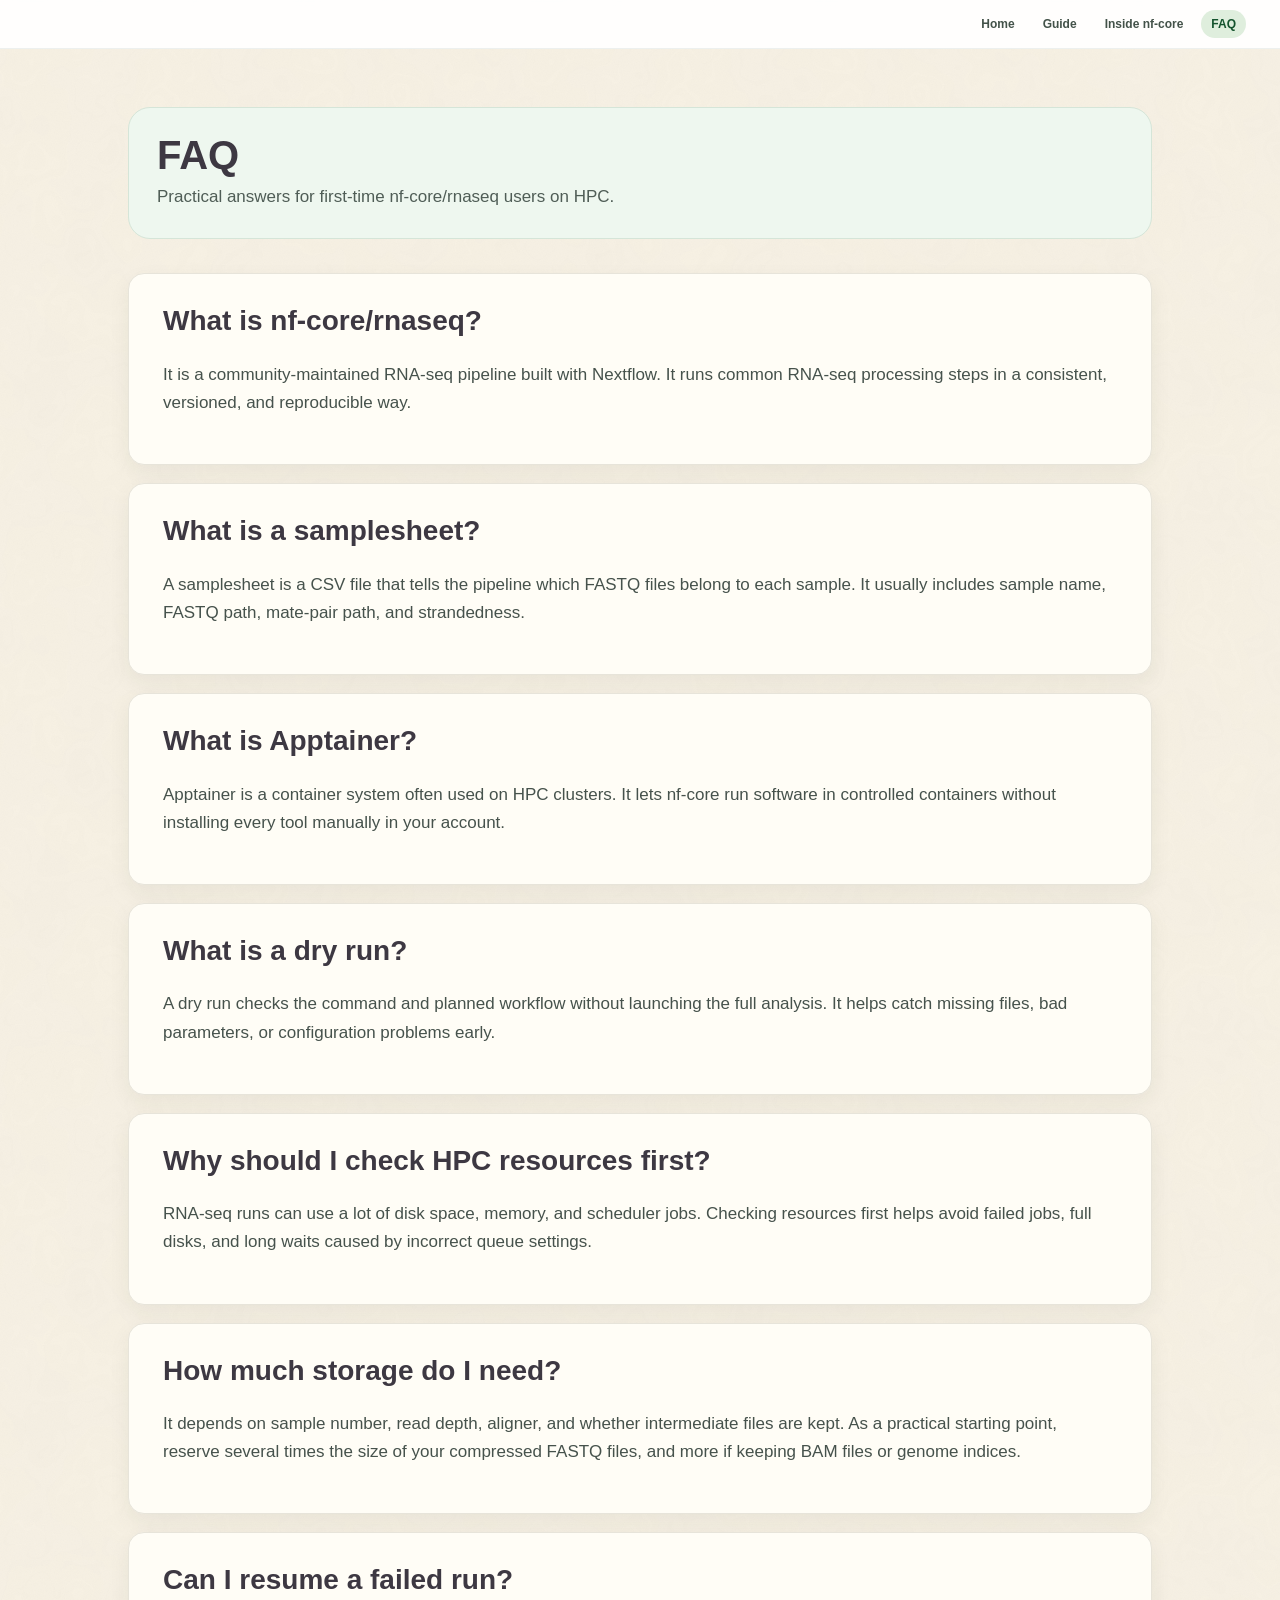
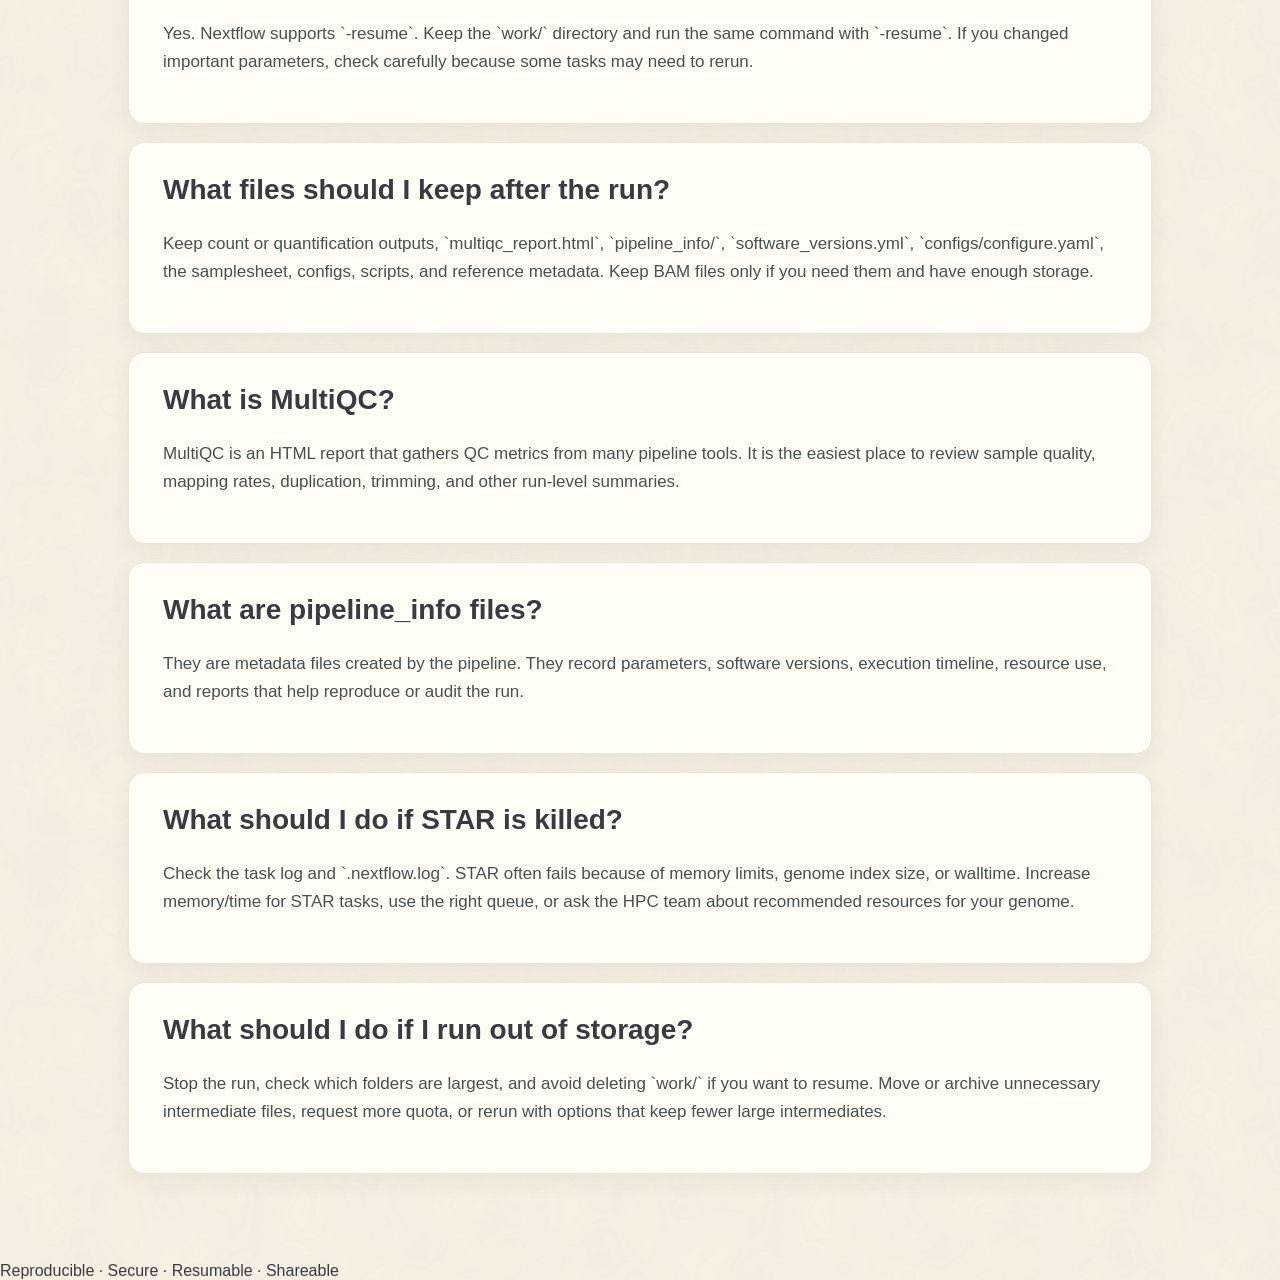
<file: faq.html>
<!doctype html>
<html lang="en">
<head>
  <meta charset="utf-8">
  <meta name="viewport" content="width=device-width, initial-scale=1">
  <title>FAQ - Happy RNA-seq</title>
  <link rel="stylesheet" href="style.css">
</head>
<body>
  <nav class="site-nav" aria-label="Site navigation">
    <a href="index.html">Home</a>
    <a href="guide.html">Guide</a>
    <a href="inside-nfcore.html">Inside nf-core</a>
    <a class="active" href="faq.html">FAQ</a>
  </nav>

  <main class="text-page">
    <section class="text-hero">
      <h1>FAQ</h1>
      <p>Practical answers for first-time nf-core/rnaseq users on HPC.</p>
    </section>

    <section class="content-card">
      <h2>What is nf-core/rnaseq?</h2>
      <p>It is a community-maintained RNA-seq pipeline built with Nextflow. It runs common RNA-seq processing steps in a consistent, versioned, and reproducible way.</p>
    </section>

    <section class="content-card">
      <h2>What is a samplesheet?</h2>
      <p>A samplesheet is a CSV file that tells the pipeline which FASTQ files belong to each sample. It usually includes sample name, FASTQ path, mate-pair path, and strandedness.</p>
    </section>

    <section class="content-card">
      <h2>What is Apptainer?</h2>
      <p>Apptainer is a container system often used on HPC clusters. It lets nf-core run software in controlled containers without installing every tool manually in your account.</p>
    </section>

    <section class="content-card">
      <h2>What is a dry run?</h2>
      <p>A dry run checks the command and planned workflow without launching the full analysis. It helps catch missing files, bad parameters, or configuration problems early.</p>
    </section>

    <section class="content-card">
      <h2>Why should I check HPC resources first?</h2>
      <p>RNA-seq runs can use a lot of disk space, memory, and scheduler jobs. Checking resources first helps avoid failed jobs, full disks, and long waits caused by incorrect queue settings.</p>
    </section>

    <section class="content-card">
      <h2>How much storage do I need?</h2>
      <p>It depends on sample number, read depth, aligner, and whether intermediate files are kept. As a practical starting point, reserve several times the size of your compressed FASTQ files, and more if keeping BAM files or genome indices.</p>
    </section>

    <section class="content-card">
      <h2>Can I resume a failed run?</h2>
      <p>Yes. Nextflow supports `-resume`. Keep the `work/` directory and run the same command with `-resume`. If you changed important parameters, check carefully because some tasks may need to rerun.</p>
    </section>

    <section class="content-card">
      <h2>What files should I keep after the run?</h2>
      <p>Keep count or quantification outputs, `multiqc_report.html`, `pipeline_info/`, `software_versions.yml`, `configs/configure.yaml`, the samplesheet, configs, scripts, and reference metadata. Keep BAM files only if you need them and have enough storage.</p>
    </section>

    <section class="content-card">
      <h2>What is MultiQC?</h2>
      <p>MultiQC is an HTML report that gathers QC metrics from many pipeline tools. It is the easiest place to review sample quality, mapping rates, duplication, trimming, and other run-level summaries.</p>
    </section>

    <section class="content-card">
      <h2>What are pipeline_info files?</h2>
      <p>They are metadata files created by the pipeline. They record parameters, software versions, execution timeline, resource use, and reports that help reproduce or audit the run.</p>
    </section>

    <section class="content-card">
      <h2>What should I do if STAR is killed?</h2>
      <p>Check the task log and `.nextflow.log`. STAR often fails because of memory limits, genome index size, or walltime. Increase memory/time for STAR tasks, use the right queue, or ask the HPC team about recommended resources for your genome.</p>
    </section>

    <section class="content-card">
      <h2>What should I do if I run out of storage?</h2>
      <p>Stop the run, check which folders are largest, and avoid deleting `work/` if you want to resume. Move or archive unnecessary intermediate files, request more quota, or rerun with options that keep fewer large intermediates.</p>
    </section>
  </main>

  <footer>Reproducible · Secure · Resumable · Shareable</footer>
</body>
</html>
</file>
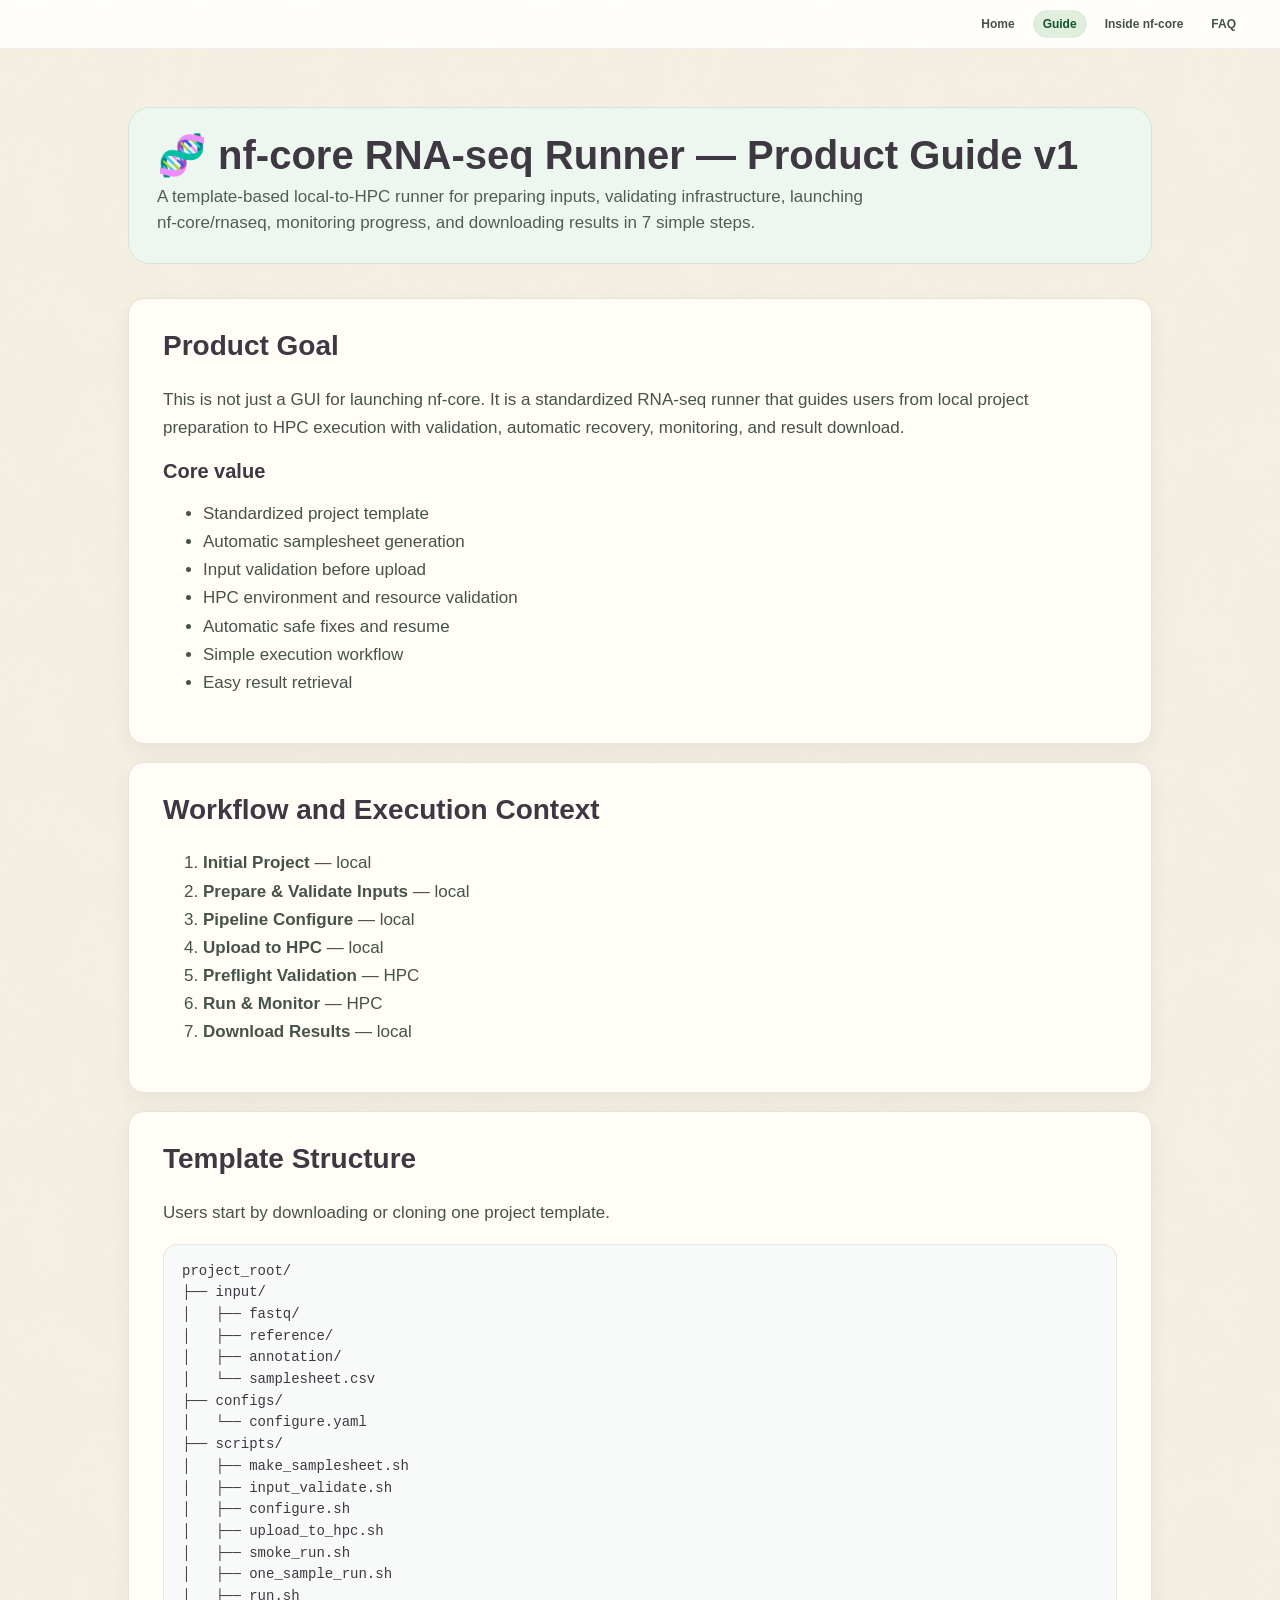
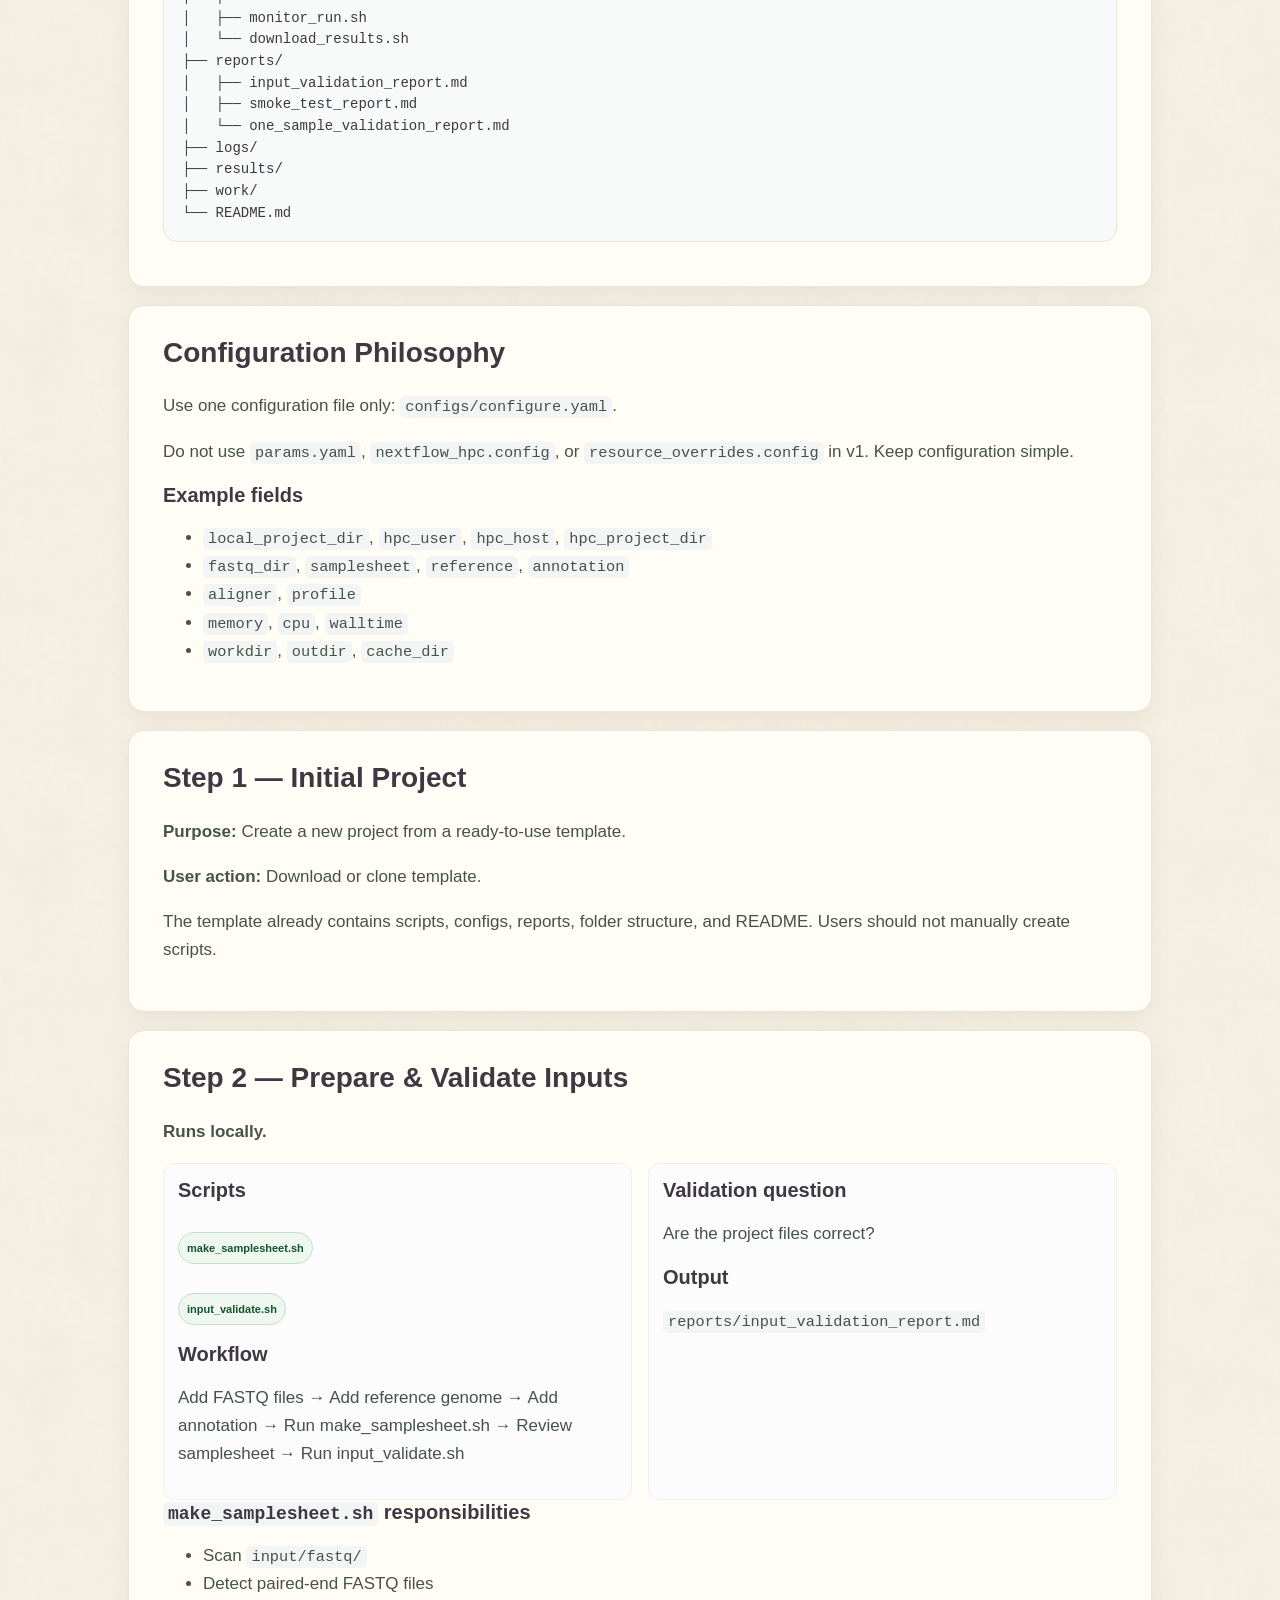
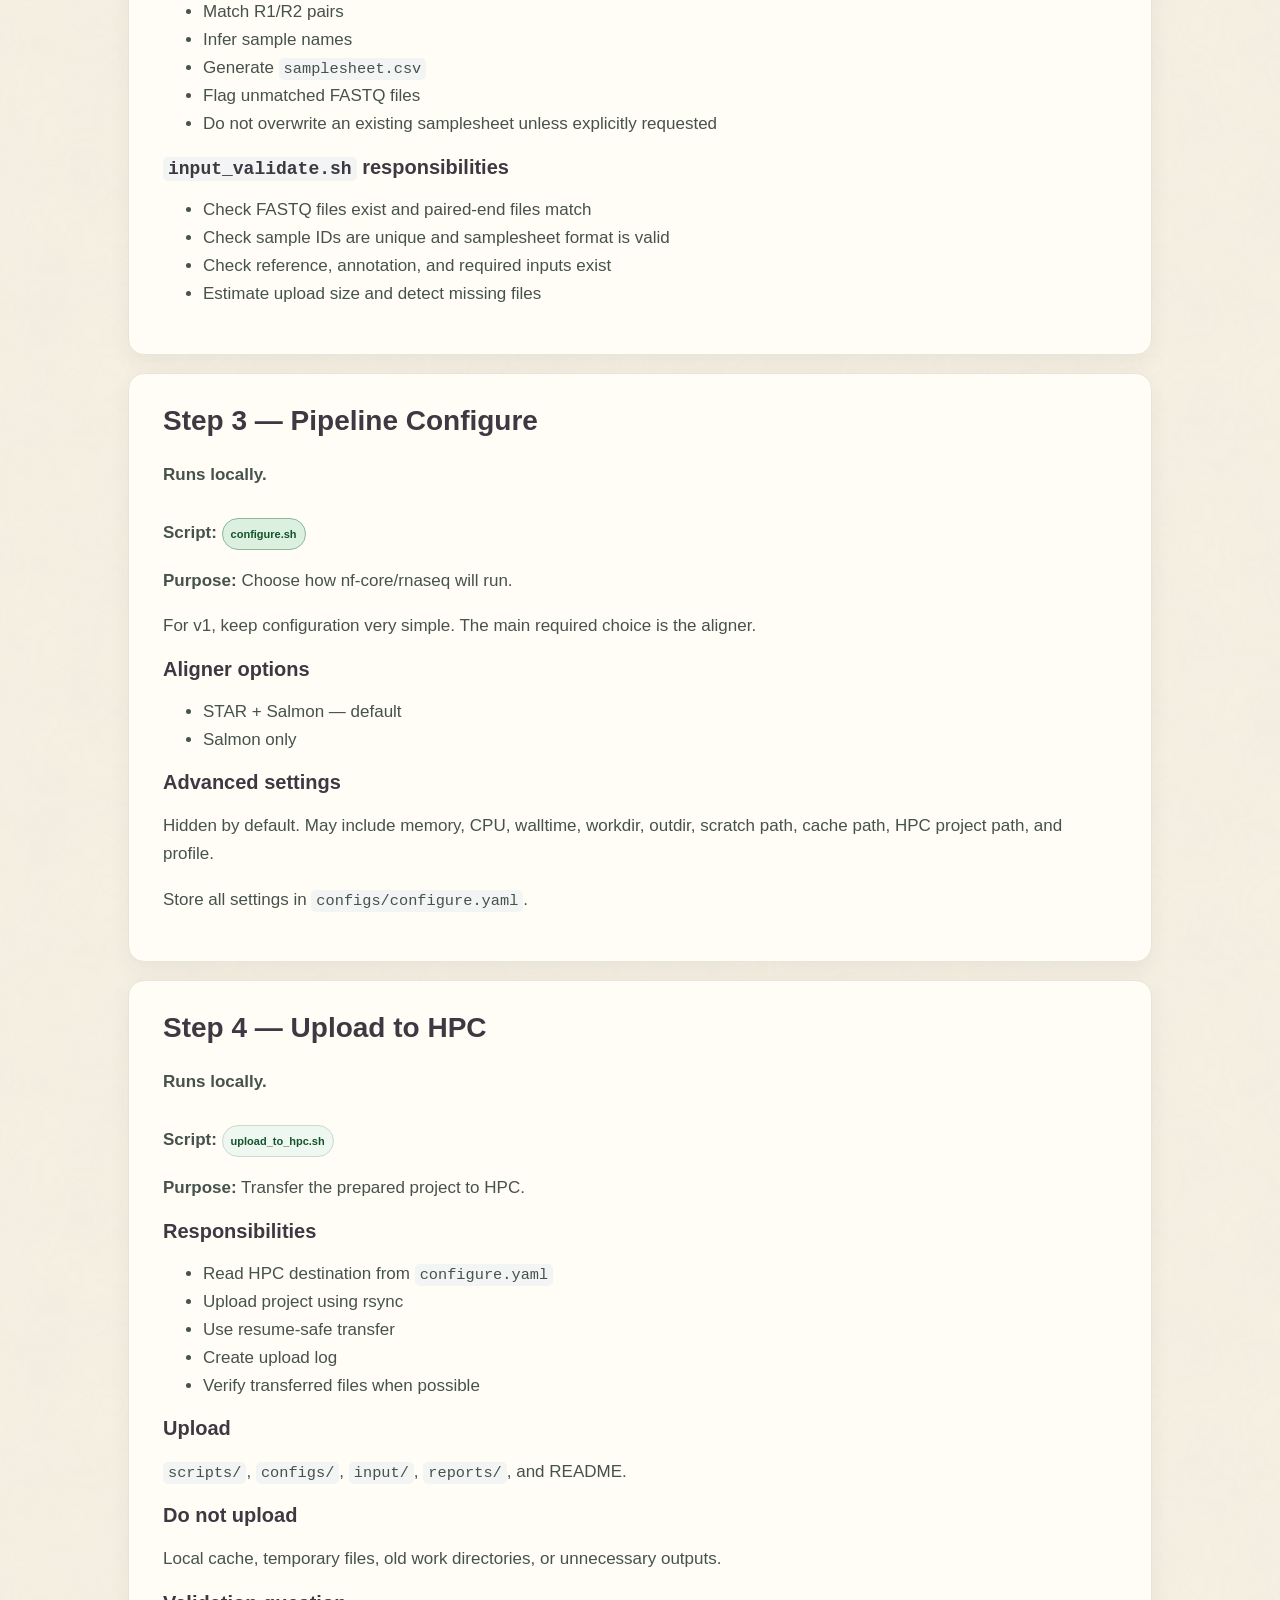
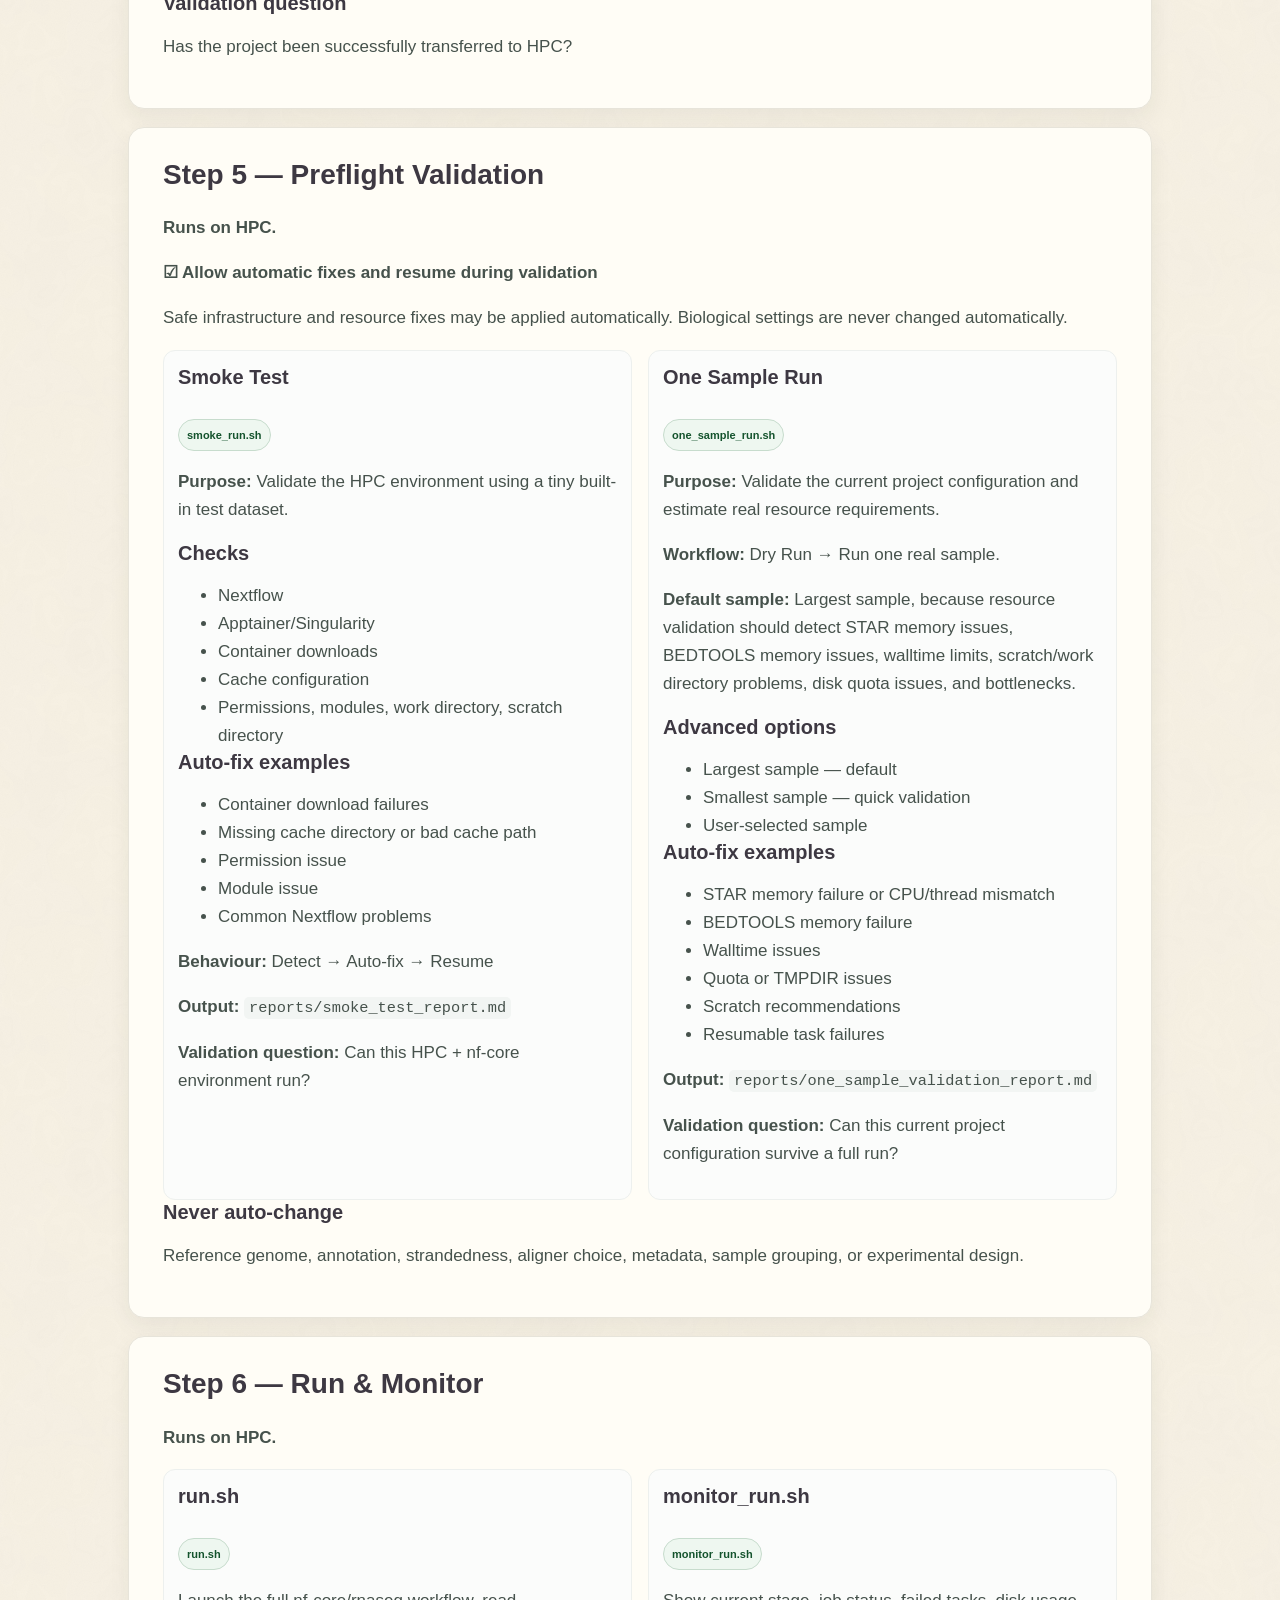
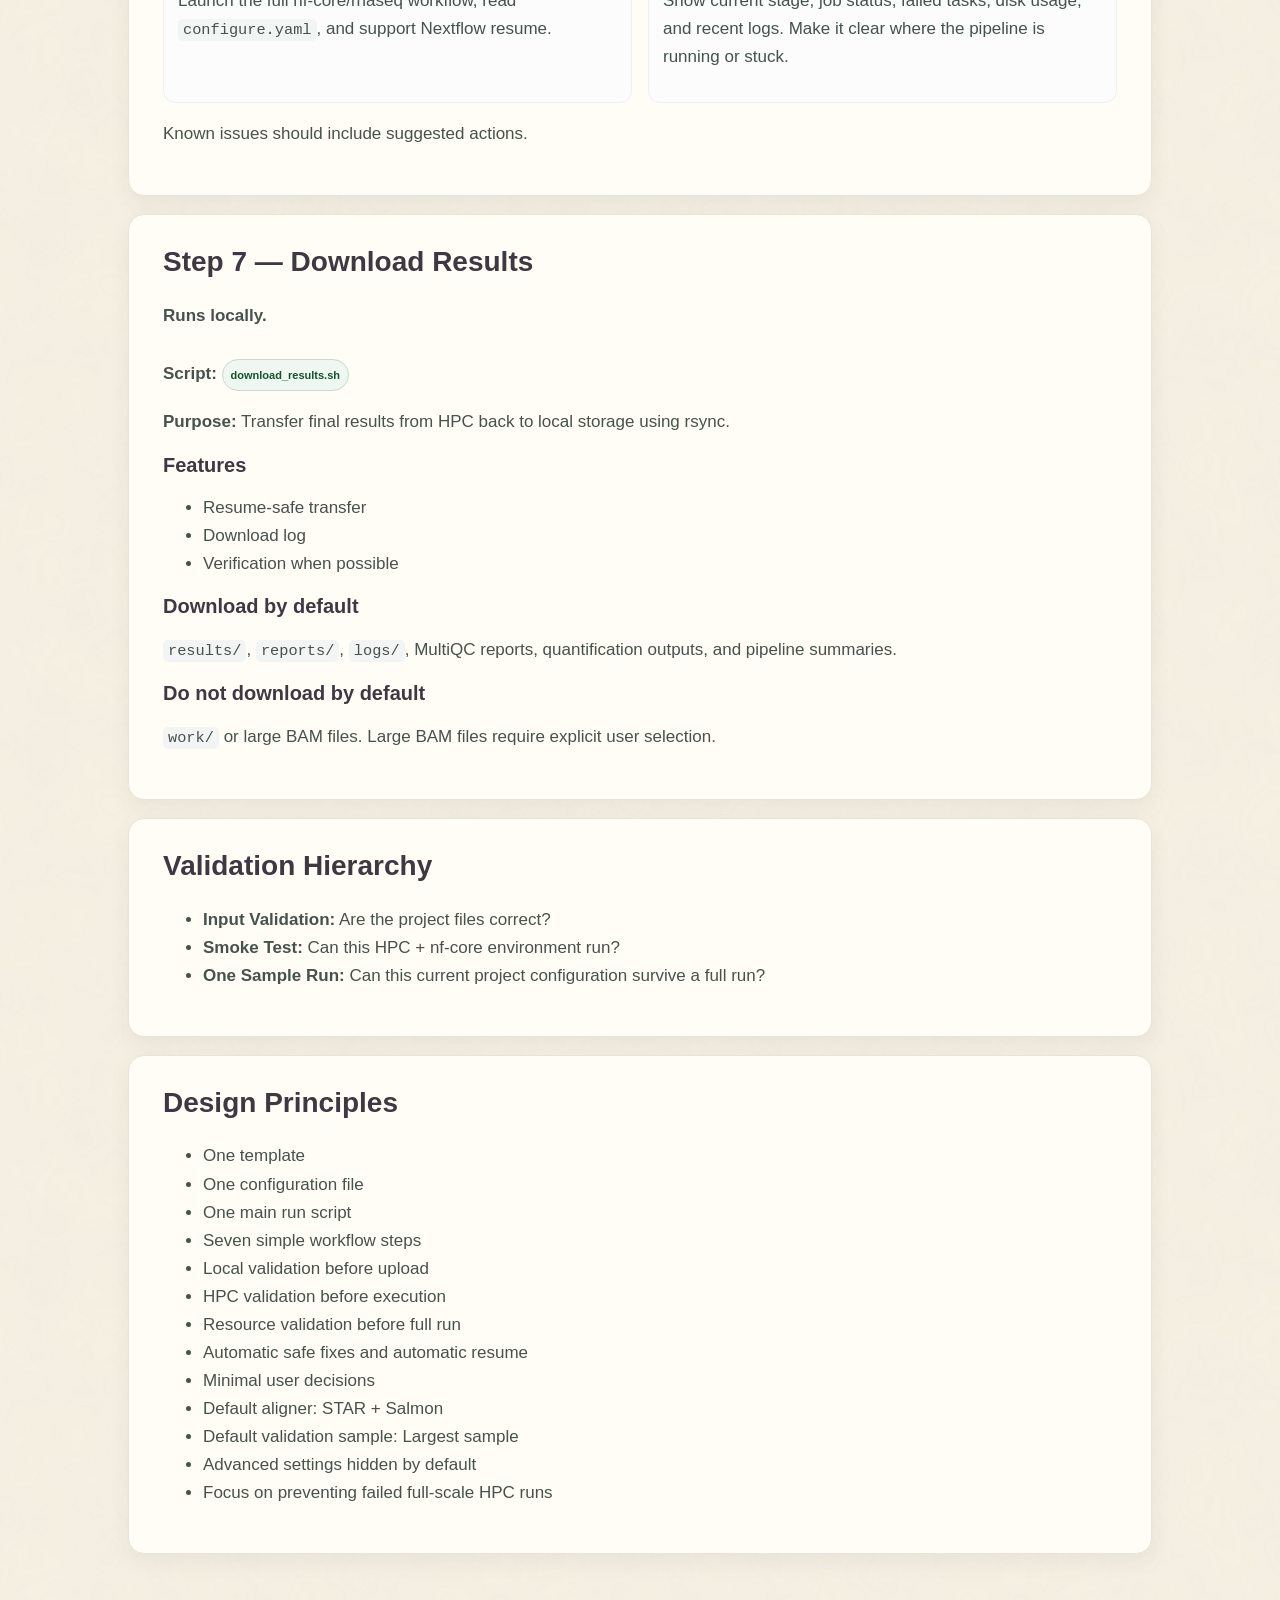
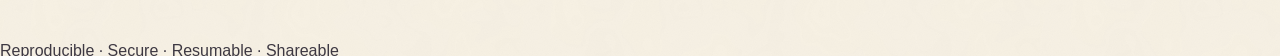
<file: guide.html>
<!doctype html>
<html lang="en">
<head>
  <meta charset="utf-8">
  <meta name="viewport" content="width=device-width, initial-scale=1">
  <title>Guide - Happy RNA-seq</title>
  <link rel="stylesheet" href="style.css">
</head>
<body>
  <nav class="site-nav" aria-label="Site navigation">
    <a href="index.html">Home</a>
    <a class="active" href="guide.html">Guide</a>
    <a href="inside-nfcore.html">Inside nf-core</a>
    <a href="faq.html">FAQ</a>
  </nav>

  <main class="text-page">
    <section class="text-hero">
      <h1>🧬 nf-core RNA-seq Runner — Product Guide v1</h1>
      <p>A template-based local-to-HPC runner for preparing inputs, validating infrastructure, launching nf-core/rnaseq, monitoring progress, and downloading results in 7 simple steps.</p>
    </section>

    <section class="content-card">
      <h2>Product Goal</h2>
      <p>This is not just a GUI for launching nf-core. It is a standardized RNA-seq runner that guides users from local project preparation to HPC execution with validation, automatic recovery, monitoring, and result download.</p>
      <h3>Core value</h3>
      <ul>
        <li>Standardized project template</li>
        <li>Automatic samplesheet generation</li>
        <li>Input validation before upload</li>
        <li>HPC environment and resource validation</li>
        <li>Automatic safe fixes and resume</li>
        <li>Simple execution workflow</li>
        <li>Easy result retrieval</li>
      </ul>
    </section>

    <section class="content-card">
      <h2>Workflow and Execution Context</h2>
      <ol>
        <li><strong>Initial Project</strong> — local</li>
        <li><strong>Prepare &amp; Validate Inputs</strong> — local</li>
        <li><strong>Pipeline Configure</strong> — local</li>
        <li><strong>Upload to HPC</strong> — local</li>
        <li><strong>Preflight Validation</strong> — HPC</li>
        <li><strong>Run &amp; Monitor</strong> — HPC</li>
        <li><strong>Download Results</strong> — local</li>
      </ol>
    </section>

    <section class="content-card">
      <h2>Template Structure</h2>
      <p>Users start by downloading or cloning one project template.</p>
      <pre>project_root/
├── input/
│   ├── fastq/
│   ├── reference/
│   ├── annotation/
│   └── samplesheet.csv
├── configs/
│   └── configure.yaml
├── scripts/
│   ├── make_samplesheet.sh
│   ├── input_validate.sh
│   ├── configure.sh
│   ├── upload_to_hpc.sh
│   ├── smoke_run.sh
│   ├── one_sample_run.sh
│   ├── run.sh
│   ├── monitor_run.sh
│   └── download_results.sh
├── reports/
│   ├── input_validation_report.md
│   ├── smoke_test_report.md
│   └── one_sample_validation_report.md
├── logs/
├── results/
├── work/
└── README.md</pre>
    </section>

    <section class="content-card">
      <h2>Configuration Philosophy</h2>
      <p>Use one configuration file only: <code>configs/configure.yaml</code>.</p>
      <p>Do not use <code>params.yaml</code>, <code>nextflow_hpc.config</code>, or <code>resource_overrides.config</code> in v1. Keep configuration simple.</p>
      <h3>Example fields</h3>
      <ul>
        <li><code>local_project_dir</code>, <code>hpc_user</code>, <code>hpc_host</code>, <code>hpc_project_dir</code></li>
        <li><code>fastq_dir</code>, <code>samplesheet</code>, <code>reference</code>, <code>annotation</code></li>
        <li><code>aligner</code>, <code>profile</code></li>
        <li><code>memory</code>, <code>cpu</code>, <code>walltime</code></li>
        <li><code>workdir</code>, <code>outdir</code>, <code>cache_dir</code></li>
      </ul>
    </section>

    <section class="content-card">
      <h2>Step 1 — Initial Project</h2>
      <p><strong>Purpose:</strong> Create a new project from a ready-to-use template.</p>
      <p><strong>User action:</strong> Download or clone template.</p>
      <p>The template already contains scripts, configs, reports, folder structure, and README. Users should not manually create scripts.</p>
    </section>

    <section class="content-card">
      <h2>Step 2 — Prepare &amp; Validate Inputs</h2>
      <p><strong>Runs locally.</strong></p>
      <div class="two-col">
        <div class="mini-block">
          <h3>Scripts</h3>
          <p><a class="script-tag" href="scripts/make_samplesheet.sh" download>make_samplesheet.sh</a></p>
          <p><a class="script-tag" href="scripts/input_validate.sh" download>input_validate.sh</a></p>
          <h3>Workflow</h3>
          <p>Add FASTQ files → Add reference genome → Add annotation → Run make_samplesheet.sh → Review samplesheet → Run input_validate.sh</p>
        </div>
        <div class="mini-block">
          <h3>Validation question</h3>
          <p>Are the project files correct?</p>
          <h3>Output</h3>
          <p><code>reports/input_validation_report.md</code></p>
        </div>
      </div>
      <h3><code>make_samplesheet.sh</code> responsibilities</h3>
      <ul>
        <li>Scan <code>input/fastq/</code></li>
        <li>Detect paired-end FASTQ files</li>
        <li>Match R1/R2 pairs</li>
        <li>Infer sample names</li>
        <li>Generate <code>samplesheet.csv</code></li>
        <li>Flag unmatched FASTQ files</li>
        <li>Do not overwrite an existing samplesheet unless explicitly requested</li>
      </ul>
      <h3><code>input_validate.sh</code> responsibilities</h3>
      <ul>
        <li>Check FASTQ files exist and paired-end files match</li>
        <li>Check sample IDs are unique and samplesheet format is valid</li>
        <li>Check reference, annotation, and required inputs exist</li>
        <li>Estimate upload size and detect missing files</li>
      </ul>
    </section>

    <section class="content-card">
      <h2>Step 3 — Pipeline Configure</h2>
      <p><strong>Runs locally.</strong></p>
      <p><strong>Script:</strong> <a class="script-tag strong" href="scripts/configure.sh" download>configure.sh</a></p>
      <p><strong>Purpose:</strong> Choose how nf-core/rnaseq will run.</p>
      <p>For v1, keep configuration very simple. The main required choice is the aligner.</p>
      <h3>Aligner options</h3>
      <ul>
        <li>STAR + Salmon — default</li>
        <li>Salmon only</li>
      </ul>
      <h3>Advanced settings</h3>
      <p>Hidden by default. May include memory, CPU, walltime, workdir, outdir, scratch path, cache path, HPC project path, and profile.</p>
      <p>Store all settings in <code>configs/configure.yaml</code>.</p>
    </section>

    <section class="content-card">
      <h2>Step 4 — Upload to HPC</h2>
      <p><strong>Runs locally.</strong></p>
      <p><strong>Script:</strong> <a class="script-tag" href="scripts/upload_to_hpc.sh" download>upload_to_hpc.sh</a></p>
      <p><strong>Purpose:</strong> Transfer the prepared project to HPC.</p>
      <h3>Responsibilities</h3>
      <ul>
        <li>Read HPC destination from <code>configure.yaml</code></li>
        <li>Upload project using rsync</li>
        <li>Use resume-safe transfer</li>
        <li>Create upload log</li>
        <li>Verify transferred files when possible</li>
      </ul>
      <h3>Upload</h3>
      <p><code>scripts/</code>, <code>configs/</code>, <code>input/</code>, <code>reports/</code>, and README.</p>
      <h3>Do not upload</h3>
      <p>Local cache, temporary files, old work directories, or unnecessary outputs.</p>
      <h3>Validation question</h3>
      <p>Has the project been successfully transferred to HPC?</p>
    </section>

    <section class="content-card">
      <h2>Step 5 — Preflight Validation</h2>
      <p><strong>Runs on HPC.</strong></p>
      <p><strong>☑ Allow automatic fixes and resume during validation</strong></p>
      <p>Safe infrastructure and resource fixes may be applied automatically. Biological settings are never changed automatically.</p>
      <div class="two-col">
        <div class="mini-block">
          <h3>Smoke Test</h3>
          <p><a class="script-tag" href="scripts/smoke_run.sh" download>smoke_run.sh</a></p>
          <p><strong>Purpose:</strong> Validate the HPC environment using a tiny built-in test dataset.</p>
          <h3>Checks</h3>
          <ul>
            <li>Nextflow</li>
            <li>Apptainer/Singularity</li>
            <li>Container downloads</li>
            <li>Cache configuration</li>
            <li>Permissions, modules, work directory, scratch directory</li>
          </ul>
          <h3>Auto-fix examples</h3>
          <ul>
            <li>Container download failures</li>
            <li>Missing cache directory or bad cache path</li>
            <li>Permission issue</li>
            <li>Module issue</li>
            <li>Common Nextflow problems</li>
          </ul>
          <p><strong>Behaviour:</strong> Detect → Auto-fix → Resume</p>
          <p><strong>Output:</strong> <code>reports/smoke_test_report.md</code></p>
          <p><strong>Validation question:</strong> Can this HPC + nf-core environment run?</p>
        </div>
        <div class="mini-block">
          <h3>One Sample Run</h3>
          <p><a class="script-tag" href="scripts/one_sample_run.sh" download>one_sample_run.sh</a></p>
          <p><strong>Purpose:</strong> Validate the current project configuration and estimate real resource requirements.</p>
          <p><strong>Workflow:</strong> Dry Run → Run one real sample.</p>
          <p><strong>Default sample:</strong> Largest sample, because resource validation should detect STAR memory issues, BEDTOOLS memory issues, walltime limits, scratch/work directory problems, disk quota issues, and bottlenecks.</p>
          <h3>Advanced options</h3>
          <ul>
            <li>Largest sample — default</li>
            <li>Smallest sample — quick validation</li>
            <li>User-selected sample</li>
          </ul>
          <h3>Auto-fix examples</h3>
          <ul>
            <li>STAR memory failure or CPU/thread mismatch</li>
            <li>BEDTOOLS memory failure</li>
            <li>Walltime issues</li>
            <li>Quota or TMPDIR issues</li>
            <li>Scratch recommendations</li>
            <li>Resumable task failures</li>
          </ul>
          <p><strong>Output:</strong> <code>reports/one_sample_validation_report.md</code></p>
          <p><strong>Validation question:</strong> Can this current project configuration survive a full run?</p>
        </div>
      </div>
      <h3>Never auto-change</h3>
      <p>Reference genome, annotation, strandedness, aligner choice, metadata, sample grouping, or experimental design.</p>
    </section>

    <section class="content-card">
      <h2>Step 6 — Run &amp; Monitor</h2>
      <p><strong>Runs on HPC.</strong></p>
      <div class="two-col">
        <div class="mini-block">
          <h3>run.sh</h3>
          <p><a class="script-tag" href="scripts/run.sh" download>run.sh</a></p>
          <p>Launch the full nf-core/rnaseq workflow, read <code>configure.yaml</code>, and support Nextflow resume.</p>
        </div>
        <div class="mini-block">
          <h3>monitor_run.sh</h3>
          <p><a class="script-tag" href="scripts/monitor_run.sh" download>monitor_run.sh</a></p>
          <p>Show current stage, job status, failed tasks, disk usage, and recent logs. Make it clear where the pipeline is running or stuck.</p>
        </div>
      </div>
      <p>Known issues should include suggested actions.</p>
    </section>

    <section class="content-card">
      <h2>Step 7 — Download Results</h2>
      <p><strong>Runs locally.</strong></p>
      <p><strong>Script:</strong> <a class="script-tag" href="scripts/download_results.sh" download>download_results.sh</a></p>
      <p><strong>Purpose:</strong> Transfer final results from HPC back to local storage using rsync.</p>
      <h3>Features</h3>
      <ul>
        <li>Resume-safe transfer</li>
        <li>Download log</li>
        <li>Verification when possible</li>
      </ul>
      <h3>Download by default</h3>
      <p><code>results/</code>, <code>reports/</code>, <code>logs/</code>, MultiQC reports, quantification outputs, and pipeline summaries.</p>
      <h3>Do not download by default</h3>
      <p><code>work/</code> or large BAM files. Large BAM files require explicit user selection.</p>
    </section>

    <section class="content-card">
      <h2>Validation Hierarchy</h2>
      <ul>
        <li><strong>Input Validation:</strong> Are the project files correct?</li>
        <li><strong>Smoke Test:</strong> Can this HPC + nf-core environment run?</li>
        <li><strong>One Sample Run:</strong> Can this current project configuration survive a full run?</li>
      </ul>
    </section>

    <section class="content-card">
      <h2>Design Principles</h2>
      <ul>
        <li>One template</li>
        <li>One configuration file</li>
        <li>One main run script</li>
        <li>Seven simple workflow steps</li>
        <li>Local validation before upload</li>
        <li>HPC validation before execution</li>
        <li>Resource validation before full run</li>
        <li>Automatic safe fixes and automatic resume</li>
        <li>Minimal user decisions</li>
        <li>Default aligner: STAR + Salmon</li>
        <li>Default validation sample: Largest sample</li>
        <li>Advanced settings hidden by default</li>
        <li>Focus on preventing failed full-scale HPC runs</li>
      </ul>
    </section>
  </main>

  <footer>Reproducible · Secure · Resumable · Shareable</footer>
</body>
</html>
</file>
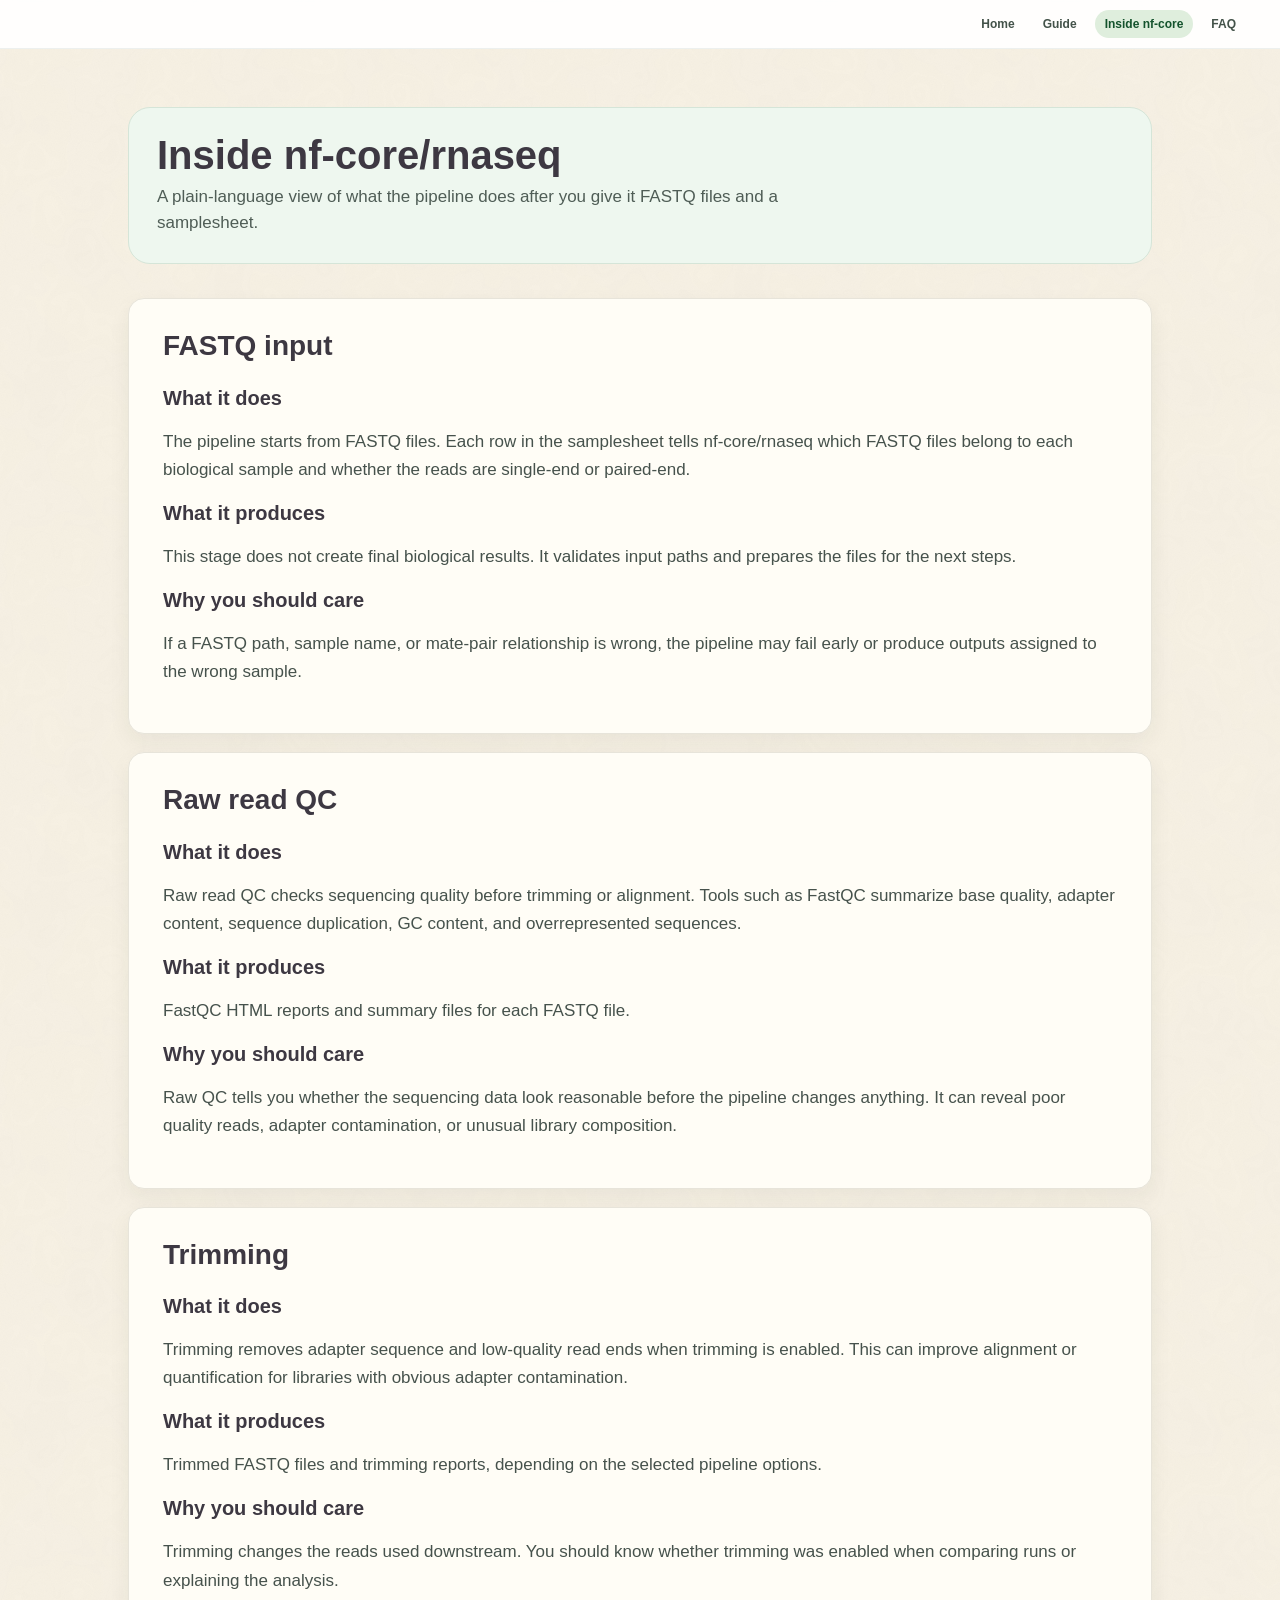
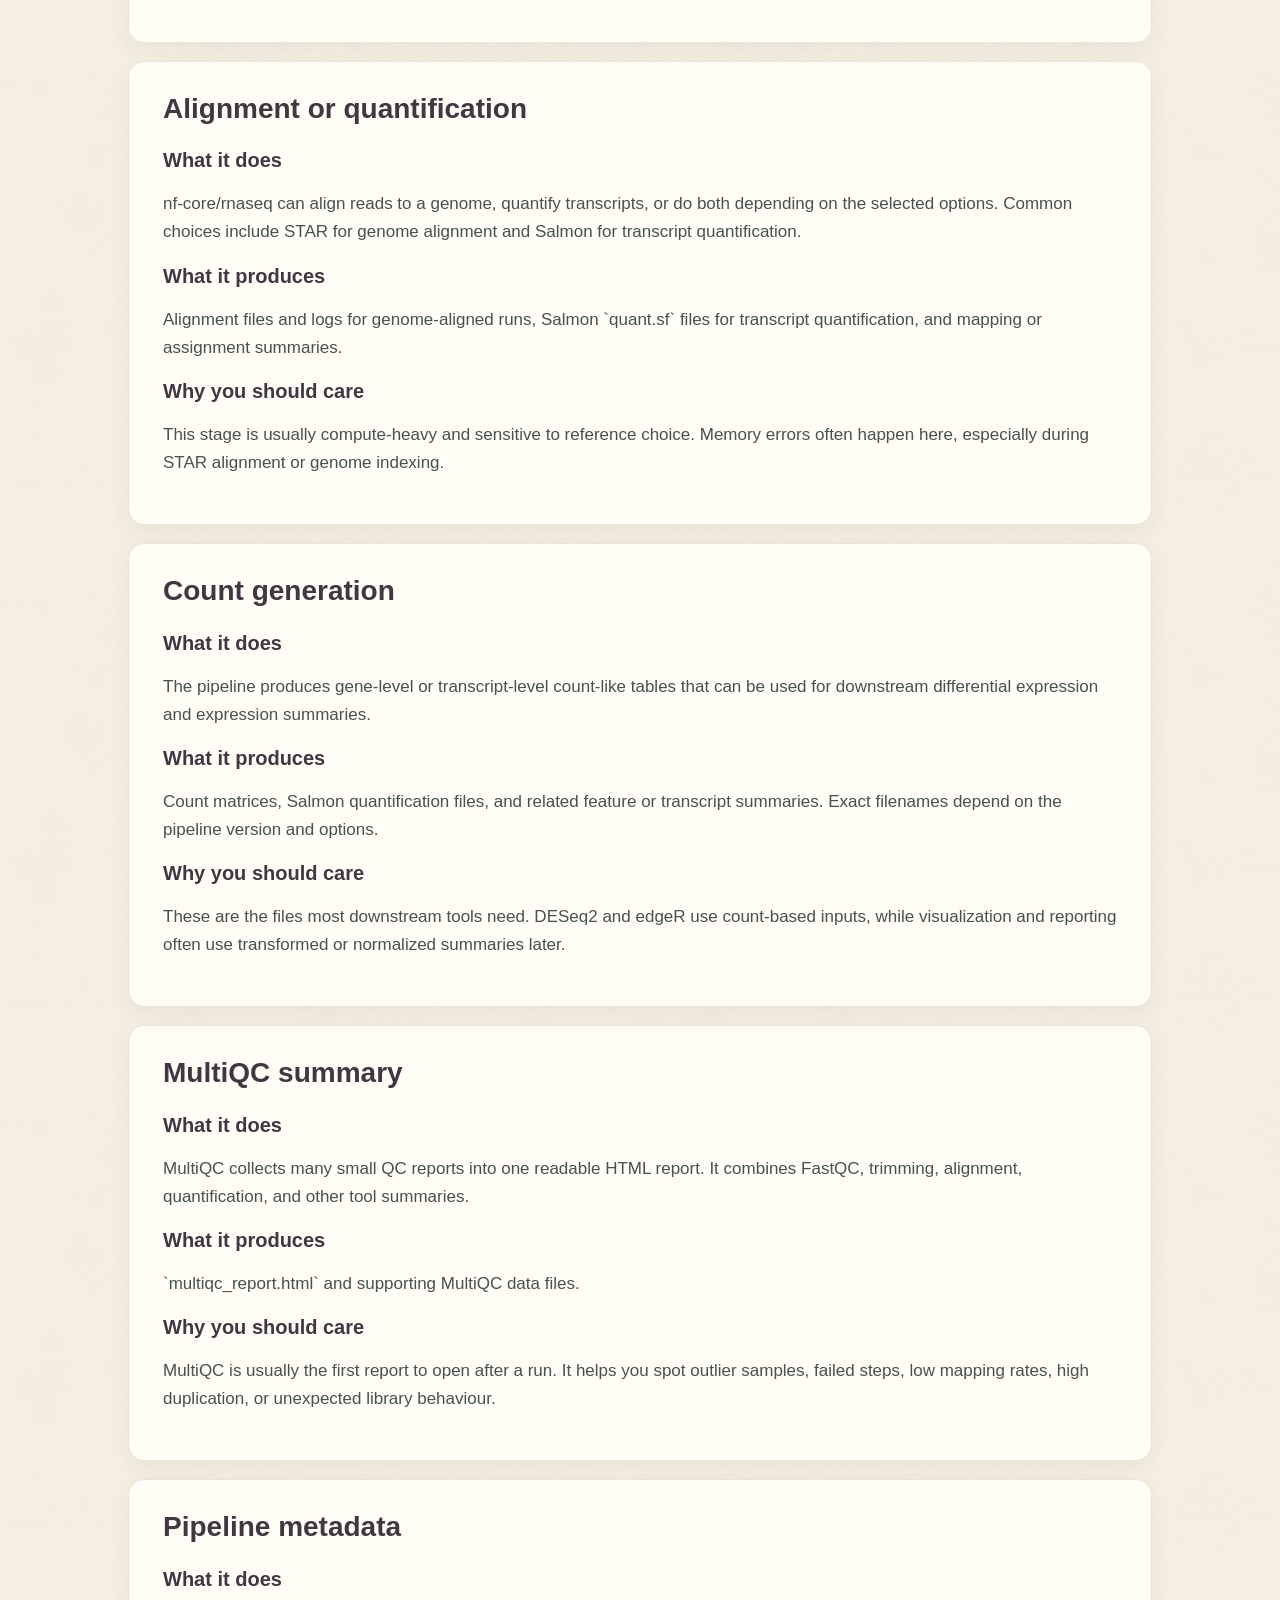
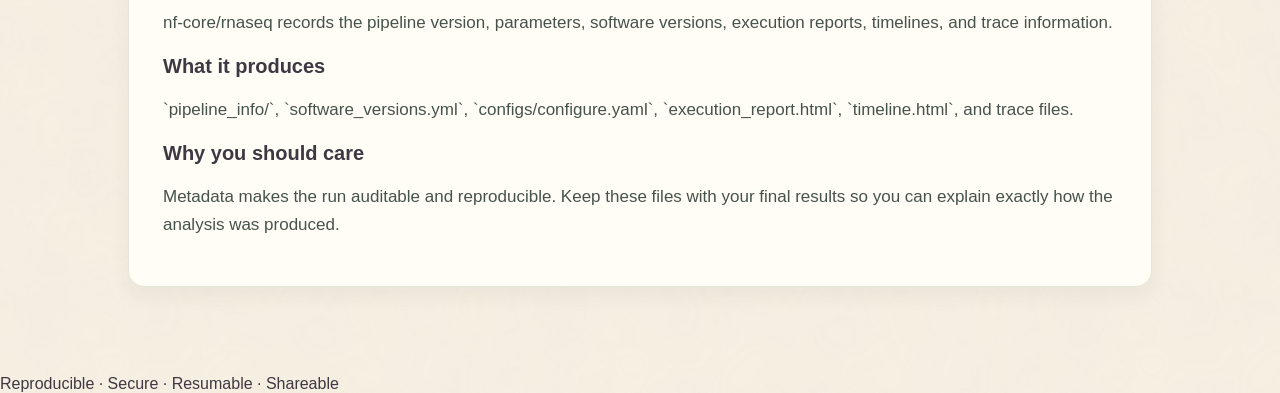
<file: inside-nfcore.html>
<!doctype html>
<html lang="en">
<head>
  <meta charset="utf-8">
  <meta name="viewport" content="width=device-width, initial-scale=1">
  <title>Inside nf-core - Happy RNA-seq</title>
  <link rel="stylesheet" href="style.css">
</head>
<body>
  <nav class="site-nav" aria-label="Site navigation">
    <a href="index.html">Home</a>
    <a href="guide.html">Guide</a>
    <a class="active" href="inside-nfcore.html">Inside nf-core</a>
    <a href="faq.html">FAQ</a>
  </nav>

  <main class="text-page">
    <section class="text-hero">
      <h1>Inside nf-core/rnaseq</h1>
      <p>A plain-language view of what the pipeline does after you give it FASTQ files and a samplesheet.</p>
    </section>

    <section class="content-card">
      <h2>FASTQ input</h2>
      <h3>What it does</h3>
      <p>The pipeline starts from FASTQ files. Each row in the samplesheet tells nf-core/rnaseq which FASTQ files belong to each biological sample and whether the reads are single-end or paired-end.</p>
      <h3>What it produces</h3>
      <p>This stage does not create final biological results. It validates input paths and prepares the files for the next steps.</p>
      <h3>Why you should care</h3>
      <p>If a FASTQ path, sample name, or mate-pair relationship is wrong, the pipeline may fail early or produce outputs assigned to the wrong sample.</p>
    </section>

    <section class="content-card">
      <h2>Raw read QC</h2>
      <h3>What it does</h3>
      <p>Raw read QC checks sequencing quality before trimming or alignment. Tools such as FastQC summarize base quality, adapter content, sequence duplication, GC content, and overrepresented sequences.</p>
      <h3>What it produces</h3>
      <p>FastQC HTML reports and summary files for each FASTQ file.</p>
      <h3>Why you should care</h3>
      <p>Raw QC tells you whether the sequencing data look reasonable before the pipeline changes anything. It can reveal poor quality reads, adapter contamination, or unusual library composition.</p>
    </section>

    <section class="content-card">
      <h2>Trimming</h2>
      <h3>What it does</h3>
      <p>Trimming removes adapter sequence and low-quality read ends when trimming is enabled. This can improve alignment or quantification for libraries with obvious adapter contamination.</p>
      <h3>What it produces</h3>
      <p>Trimmed FASTQ files and trimming reports, depending on the selected pipeline options.</p>
      <h3>Why you should care</h3>
      <p>Trimming changes the reads used downstream. You should know whether trimming was enabled when comparing runs or explaining the analysis.</p>
    </section>

    <section class="content-card">
      <h2>Alignment or quantification</h2>
      <h3>What it does</h3>
      <p>nf-core/rnaseq can align reads to a genome, quantify transcripts, or do both depending on the selected options. Common choices include STAR for genome alignment and Salmon for transcript quantification.</p>
      <h3>What it produces</h3>
      <p>Alignment files and logs for genome-aligned runs, Salmon `quant.sf` files for transcript quantification, and mapping or assignment summaries.</p>
      <h3>Why you should care</h3>
      <p>This stage is usually compute-heavy and sensitive to reference choice. Memory errors often happen here, especially during STAR alignment or genome indexing.</p>
    </section>

    <section class="content-card">
      <h2>Count generation</h2>
      <h3>What it does</h3>
      <p>The pipeline produces gene-level or transcript-level count-like tables that can be used for downstream differential expression and expression summaries.</p>
      <h3>What it produces</h3>
      <p>Count matrices, Salmon quantification files, and related feature or transcript summaries. Exact filenames depend on the pipeline version and options.</p>
      <h3>Why you should care</h3>
      <p>These are the files most downstream tools need. DESeq2 and edgeR use count-based inputs, while visualization and reporting often use transformed or normalized summaries later.</p>
    </section>

    <section class="content-card">
      <h2>MultiQC summary</h2>
      <h3>What it does</h3>
      <p>MultiQC collects many small QC reports into one readable HTML report. It combines FastQC, trimming, alignment, quantification, and other tool summaries.</p>
      <h3>What it produces</h3>
      <p>`multiqc_report.html` and supporting MultiQC data files.</p>
      <h3>Why you should care</h3>
      <p>MultiQC is usually the first report to open after a run. It helps you spot outlier samples, failed steps, low mapping rates, high duplication, or unexpected library behaviour.</p>
    </section>

    <section class="content-card">
      <h2>Pipeline metadata</h2>
      <h3>What it does</h3>
      <p>nf-core/rnaseq records the pipeline version, parameters, software versions, execution reports, timelines, and trace information.</p>
      <h3>What it produces</h3>
      <p>`pipeline_info/`, `software_versions.yml`, `configs/configure.yaml`, `execution_report.html`, `timeline.html`, and trace files.</p>
      <h3>Why you should care</h3>
      <p>Metadata makes the run auditable and reproducible. Keep these files with your final results so you can explain exactly how the analysis was produced.</p>
    </section>
  </main>

  <footer>Reproducible · Secure · Resumable · Shareable</footer>
</body>
</html>
</file>
<file: style.css>
:root {
  --ink: #1f2933;
  --muted: #6b7280;
  --line: #e7e0d6;
  --bg: #faf7f2;
  --panel: #eef7ef;
  --panel-deep: #ddeedd;
  --white: #ffffff;
  --tag: #14532d;
  --accent: #6b46c1;
  --accent-soft: #f4eeff;
  --accent-line: #e7d8ff;
  --purple: #6b46c1;
  --purple-soft: #f4eeff;
  --purple-line: #e7d8ff;
  --purple-deep: #4c1d95;
  --green: #2f7d4a;
  --green-soft: #eef7ef;
  --green-line: #ddeedd;
  --green-deep: #14532d;
  --shadow: 0 16px 38px rgba(76, 29, 149, 0.10);
}

* {
  box-sizing: border-box;
}

body {
  margin: 0;
  min-height: 100vh;
  color: var(--ink);
  background: var(--bg);
  font-family: -apple-system, BlinkMacSystemFont, "Segoe UI", "Inter", Roboto, Helvetica, Arial, sans-serif;
}

a {
  color: inherit;
}

.action-block a {
  color: var(--accent);
  text-decoration: underline;
  text-underline-offset: 2px;
}

.action-block a:hover {
  text-decoration: none;
}

.site-nav {
  position: sticky;
  top: 0;
  z-index: 40;
  display: flex;
  gap: 8px;
  justify-content: flex-end;
  padding: 10px 34px;
  background: rgba(255, 255, 255, 0.92);
  border-bottom: 1px solid #edf0ee;
  backdrop-filter: blur(8px);
}

.product-nav {
  align-items: center;
  justify-content: space-between;
  gap: 22px;
  padding: 12px 34px;
}

.nav-brand {
  display: flex;
  align-items: baseline;
  gap: 16px;
  min-width: 0;
}

.nav-title {
  color: var(--ink);
  font-size: 24px;
  font-weight: 850;
  line-height: 1.05;
}

.nav-subtitle {
  max-width: 760px;
  margin-top: 0;
  color: #5d6963;
  font-size: 13px;
  line-height: 1.3;
}

.nav-links {
  display: flex;
  flex: 0 0 auto;
  gap: 8px;
}

.site-nav a {
  padding: 7px 10px;
  color: #435249;
  border-radius: 999px;
  font-size: 12px;
  font-weight: 700;
  text-decoration: none;
}

.site-nav a:hover,
.site-nav a.active {
  background: #dfeedd;
  color: var(--tag);
}

.sidebar-documents {
  margin: 14px 0 0;
}

.sidebar-documents a {
  display: block;
  padding: 10px 12px;
  color: #24382e;
  background: #ffffff;
  border: 1px solid #d9ead7;
  border-radius: 8px;
  font-size: 13px;
  font-weight: 800;
  text-decoration: none;
}

.sidebar-documents a:hover {
  background: #eef7ef;
  color: var(--tag);
}

.page-shell {
  min-height: calc(100vh - 34px);
  display: grid;
  grid-template-rows: minmax(430px, 58vh) auto;
}

.workflow-panel {
  position: relative;
  display: flex;
  align-items: center;
  padding: 36px 34px 62px;
  background:
    linear-gradient(90deg, rgba(255,255,255,0.45), rgba(255,255,255,0)),
    var(--panel);
  border-bottom: 1px solid var(--line);
  overflow-x: auto;
}

.workflow-strip {
  width: max-content;
  min-width: 100%;
  display: grid;
  grid-template-columns: repeat(7, minmax(170px, 1fr));
  grid-auto-flow: column;
  gap: 20px;
  align-items: center;
}

.arrow {
  display: none;
}

.step-card {
  position: relative;
  min-height: 245px;
  padding: 18px 16px 16px;
  background: rgba(255,255,255,0.86);
  border: 1px solid rgba(119, 143, 128, 0.35);
  border-radius: 18px;
  box-shadow: var(--shadow);
  transition: transform 150ms ease, border-color 150ms ease, box-shadow 150ms ease;
}

.step-card::after {
  content: "→";
  position: absolute;
  top: 50%;
  right: -18px;
  width: 28px;
  height: 28px;
  display: grid;
  place-items: center;
  color: #6e8675;
  background: var(--panel);
  border: 1px solid #c9d9cd;
  border-radius: 50%;
  transform: translateY(-50%);
  z-index: 3;
}

.step-card.final-step::after {
  content: "";
  display: none;
}

.step-card:hover,
.step-card:focus-within,
.step-card:focus {
  transform: translateY(-4px);
  border-color: #7aa685;
  box-shadow: 0 20px 46px rgba(33, 51, 42, 0.16);
  outline: none;
}

.step-card.important {
  border-color: #6c9478;
  box-shadow: 0 18px 42px rgba(36, 79, 54, 0.18);
}

.step-number {
  width: 34px;
  height: 34px;
  display: grid;
  place-items: center;
  margin-bottom: 18px;
  border-radius: 50%;
  background: #e2f1e4;
  color: var(--tag);
  font-weight: 800;
  border: 1px solid #c6ddcb;
}

.step-card h2 {
  margin: 0 0 14px;
  font-size: 18px;
  line-height: 1.15;
  letter-spacing: 0;
}

.step-card p {
  margin: 5px 0;
  color: #46524c;
  font-size: 13px;
  line-height: 1.25;
}

.tag-stack {
  display: flex;
  flex-wrap: wrap;
  gap: 6px;
  margin-top: 12px;
}

.validation-pair {
  display: grid;
  gap: 10px;
  margin-top: 12px;
}

.auto-fix-note {
  margin-top: 10px;
  padding: 8px 9px;
  color: #365340;
  background: #f5faf6;
  border: 1px solid #dce9df;
  border-radius: 10px;
  font-size: 11px;
  font-weight: 700;
  line-height: 1.3;
}

.validation-mini {
  padding: 10px;
  background: #fbfdfb;
  border: 1px solid #dce7df;
  border-radius: 12px;
}

.validation-mini strong {
  display: block;
  margin-bottom: 4px;
  color: var(--tag);
  font-size: 13px;
}

.validation-mini span {
  display: block;
  color: #5d6963;
  font-size: 12px;
  line-height: 1.25;
}

.script-tag {
  display: inline-block;
  margin-top: 12px;
  padding: 6px 8px;
  border-radius: 999px;
  color: var(--tag);
  background: #eef7f0;
  border: 1px solid #c7dccd;
  font-size: 11px;
  font-weight: 700;
  text-decoration: none;
  white-space: nowrap;
}

.script-tag:hover {
  background: #dceede;
}

.script-tag.strong {
  background: #dcf0df;
  border-color: #8bb99a;
}

.down-arrow {
  position: absolute;
  left: 50%;
  bottom: -48px;
  width: 34px;
  height: 34px;
  display: grid;
  place-items: center;
  color: var(--tag);
  background: var(--white);
  border: 1px solid var(--line);
  border-radius: 50%;
  box-shadow: 0 8px 20px rgba(33, 51, 42, 0.12);
  transform: translateX(-50%);
  z-index: 5;
}

.tooltip {
  position: absolute;
  left: 12px;
  right: 12px;
  bottom: calc(100% + 10px);
  z-index: 20;
  visibility: hidden;
  opacity: 0;
  padding: 14px;
  color: #26332c;
  background: var(--white);
  border: 1px solid #cdd7d1;
  border-radius: 14px;
  box-shadow: 0 18px 40px rgba(27, 39, 32, 0.18);
  transform: translateY(8px);
  transition: opacity 140ms ease, transform 140ms ease, visibility 140ms ease;
}

.step-card:hover .tooltip,
.step-card:focus .tooltip,
.step-card:focus-within .tooltip {
  visibility: visible;
  opacity: 1;
  transform: translateY(0);
}

.tooltip p {
  margin: 5px 0;
  color: #26332c;
}

.tooltip pre {
  margin: 8px 0 0;
  white-space: pre;
  font: 12px/1.35 Menlo, Consolas, monospace;
}

.tooltip.wide {
  width: 330px;
  right: auto;
}

.outputs-panel {
  display: grid;
  grid-template-columns: minmax(260px, 0.72fr) minmax(680px, 2.2fr);
  gap: 28px;
  align-items: end;
  padding: 44px 34px 34px;
  background: var(--white);
}

.title-block {
  align-self: end;
  padding-bottom: 8px;
}

.title-line {
  display: flex;
  align-items: center;
  gap: 12px;
}

.dna {
  font-size: 34px;
  line-height: 1;
}

h1 {
  margin: 0;
  font-size: 40px;
  line-height: 0.96;
  letter-spacing: 0;
}

.subtitle {
  max-width: 330px;
  margin: 14px 0 0;
  color: #4f5d56;
  font-size: 16px;
  line-height: 1.35;
}

.outputs-content h2 {
  margin: 0 0 16px;
  font-size: 22px;
}

.output-grid {
  display: grid;
  grid-template-columns: repeat(4, minmax(150px, 1fr));
  gap: 14px;
}

.output-card {
  min-height: 245px;
  padding: 16px;
  background: var(--white);
  border: 1px solid var(--line);
  border-radius: 14px;
  transition: border-color 150ms ease, box-shadow 150ms ease;
}

.output-card:hover {
  border-color: var(--green-line);
  box-shadow: 0 6px 18px rgba(33, 51, 42, 0.06);
}

.output-card h3 {
  margin: 0 0 12px;
  font-size: 16px;
}

.output-card > summary {
  margin: 0;
  cursor: pointer;
  list-style: none;
  font-size: 15px;
  font-weight: 600;
  color: var(--ink, #2c352f);
  text-transform: uppercase;
  letter-spacing: 0.02em;
}

.output-card > summary::-webkit-details-marker {
  display: none;
}

.output-card > summary::before {
  content: "▸ ";
}

.output-card[open] > summary::before {
  content: "▾ ";
}

.output-card > summary ~ p:first-of-type {
  margin-top: 10px;
}

.output-card p {
  margin: 4px 0;
  color: #4e5954;
  font-size: 11px;
  line-height: 1.25;
}

.output-card .label {
  margin-top: 12px;
  color: #8a928e;
  font-size: 10px;
  font-weight: 600;
  letter-spacing: 0.08em;
  text-transform: uppercase;
}

.demo-download {
  display: flex;
  align-items: center;
  gap: 14px;
  margin-top: 20px;
  padding-top: 18px;
  border-top: 1px solid #edf0ee;
}

.demo-download h2 {
  margin: 0;
  font-size: 17px;
}

.demo-button {
  display: inline-flex;
  align-items: center;
  min-height: 36px;
  padding: 8px 14px;
  color: var(--purple-deep);
  background: var(--accent-soft);
  border: 1px solid var(--accent-line);
  border-radius: 999px;
  font-size: 12px;
  font-weight: 600;
  text-decoration: none;
}

.demo-button:hover {
  background: var(--purple-line);
}

.landing-page {
  min-height: calc(100vh - 68px);
  display: grid;
  place-items: center;
  padding: 34px;
  background: var(--panel);
  overflow: hidden;
}

.landing-hero {
  position: relative;
  width: min(980px, 100%);
  min-height: 560px;
  display: flex;
  align-items: center;
  padding: 56px;
  background:
    radial-gradient(circle at 82% 20%, rgba(255,255,255,0.9), rgba(255,255,255,0) 30%),
    linear-gradient(135deg, rgba(255,255,255,0.94), rgba(246,251,247,0.86));
  border: 1px solid #d5e5d8;
  border-radius: 28px;
  box-shadow: var(--shadow);
  overflow: hidden;
}

.landing-copy {
  position: relative;
  z-index: 2;
  max-width: 560px;
}

.landing-subtitle {
  max-width: 540px;
  margin: 18px 0 28px;
  color: #4f5d56;
  font-size: 19px;
  line-height: 1.45;
}

.primary-button {
  display: inline-flex;
  align-items: center;
  min-height: 46px;
  padding: 12px 20px;
  color: #fff;
  background: #2f6b45;
  border-radius: 999px;
  font-size: 15px;
  font-weight: 600;
  text-decoration: none;
  box-shadow: 0 12px 26px rgba(36, 79, 54, 0.2);
}

.primary-button:hover {
  background: #275a3a;
}

.soft-orbit,
.sparkle {
  position: absolute;
  pointer-events: none;
}

.soft-orbit {
  border: 1px solid rgba(97, 137, 108, 0.22);
  border-radius: 999px;
}

.orbit-one {
  right: -90px;
  top: 54px;
  width: 320px;
  height: 320px;
  background: rgba(220, 238, 221, 0.55);
}

.orbit-two {
  right: 115px;
  bottom: -80px;
  width: 210px;
  height: 210px;
  background: rgba(235, 247, 236, 0.86);
}

.sparkle {
  color: #6e9f7a;
  font-size: 22px;
  opacity: 0.7;
}

.sparkle-a {
  right: 200px;
  top: 130px;
}

.sparkle-b {
  right: 92px;
  bottom: 160px;
}

.hands-page {
  min-height: calc(100vh - 68px);
  display: grid;
  grid-template-columns: 304px minmax(0, 1fr);
  align-items: start;
  background: linear-gradient(90deg, #f8fbf5 0 304px, #fff 304px);
}

.compact-workflow {
  display: flex;
  flex-direction: column;
  position: sticky;
  top: 74px;
  height: calc(100vh - 108px);
  min-height: 0;
  padding: 30px 18px 22px 22px;
  background:
    radial-gradient(circle at 18% 4%, rgba(126, 91, 166, 0.08), transparent 26%),
    linear-gradient(180deg, #fbfdf8 0%, #f5faf2 100%);
  border-right: 1px solid #d6e4d9;
  border-bottom: 0;
  overflow-y: auto;
  overflow-x: hidden;
}

.sidebar-downloads {
  display: grid;
  gap: 9px;
  margin-top: auto;
  padding: 16px 10px 10px;
  background: rgba(255, 253, 248, 0.78);
  border: 1px solid #e5dcc9;
  border-radius: 16px;
  box-shadow: 0 8px 22px rgba(33, 51, 42, 0.045);
}

.sidebar-kicker {
  margin: 0 0 14px 12px;
  color: #607066;
  font-size: 11px;
  font-weight: 800;
  letter-spacing: 0.1em;
  text-transform: uppercase;
}

.sidebar-downloads h2 {
  margin: 0 0 2px;
  color: #607066;
  font-size: 11px;
  font-weight: 700;
  letter-spacing: 0.08em;
  text-transform: uppercase;
}

.sidebar-downloads .demo-button {
  justify-content: flex-start;
  gap: 8px;
  width: 100%;
  min-height: 42px;
  padding: 10px 12px;
  background: #fff;
  border-color: #d8e8d7;
  border-radius: 12px;
  box-shadow: none;
}

.sidebar-downloads .demo-button span {
  display: inline-grid;
  place-items: center;
  width: 20px;
  height: 20px;
  color: var(--green-deep);
  background: #edf7ee;
  border: 1px solid #d8e8d7;
  border-radius: 7px;
  font-size: 11px;
}

.sidebar-downloads .demo-button:nth-of-type(2) {
  color: var(--purple-deep);
  background: #fff;
  border: 1px solid var(--purple-line);
}

.sidebar-downloads .demo-button:nth-of-type(2) span {
  color: var(--purple-deep);
  background: #f6f0fb;
  border-color: #e1d8ea;
}

.sidebar-downloads .demo-button:nth-of-type(2):hover {
  background: var(--purple-line);
}

.sidebar-downloads .demo-button:hover {
  transform: translateX(2px);
  box-shadow: 0 8px 18px rgba(33, 51, 42, 0.06);
}

.sidebar-downloads .demo-button:nth-of-type(1):hover {
  background: #f5fbf5;
}

.workflow-head {
  display: flex;
  align-items: flex-end;
  justify-content: space-between;
  gap: 18px;
  margin-bottom: 18px;
}

.workflow-head h1 {
  font-size: 30px;
}

.workflow-head p {
  margin: 8px 0 0;
  color: #506057;
  font-size: 14px;
}

.run-legend {
  display: flex;
  gap: 12px;
  align-items: center;
  padding: 7px 10px;
  background: rgba(255,255,255,0.7);
  border: 1px solid #d9e6dd;
  border-radius: 999px;
  color: #56645d;
  font-size: 12px;
  font-weight: 600;
}

.run-legend span {
  display: inline-flex;
  align-items: center;
  gap: 6px;
}

.legend-dot {
  width: 10px;
  height: 10px;
  display: inline-block;
  border-radius: 50%;
}

.local-dot {
  background: #d9ead9;
  border: 1px solid #a9cfb0;
}

.hpc-dot {
  background: var(--accent-soft);
  border: 1px solid var(--accent-line);
}

.prereq-tab {
  position: relative;
  display: flex;
  align-items: center;
  gap: 10px;
  width: 100%;
  padding: 14px 14px;
  margin-bottom: 14px;
  color: #3d3842;
  background: #fffdf6;
  border: 1px solid #e9dcc1;
  border-radius: 14px;
  font: inherit;
  text-align: left;
  cursor: pointer;
  transition: background 150ms ease, border-color 150ms ease, box-shadow 150ms ease, transform 150ms ease;
}

.prereq-tab strong {
  line-height: 1.2;
  font-size: 14px;
}

.prereq-tab-icon {
  flex: 0 0 auto;
  font-size: 16px;
  color: #9a7d2e;
}

.prereq-tab:hover,
.prereq-tab:focus-visible {
  transform: translateY(-2px);
  border-color: #e0cf9f;
  background: #fffdf6;
  box-shadow: 0 10px 24px rgba(33, 51, 42, 0.08);
}

.prereq-tab.active {
  color: #3d3842;
  background: linear-gradient(135deg, #fffdf6, #fbf1d8);
  border-color: #d8b45d;
  box-shadow: 0 6px 18px rgba(214, 184, 110, 0.18);
}

.prereq-tab.active .prereq-tab-icon {
  color: #5c4d22;
}

.prereq-tab::after {
  content: "";
  position: absolute;
  left: 8px;
  right: 8px;
  bottom: -8px;
  height: 1px;
  background: #dbe7de;
}

.step-tabs {
  position: relative;
  display: grid;
  grid-template-columns: 1fr;
  gap: 10px;
  padding-left: 0;
}

.step-tab {
  position: relative;
  min-height: 78px;
  display: flex;
  flex-direction: column;
  gap: 8px;
  align-items: center;
  justify-content: center;
  padding: 12px 12px;
  color: var(--ink);
  background: rgba(255, 255, 255, 0.72);
  border: 1px solid #dbe7de;
  border-radius: 14px;
  box-shadow: none;
  font: inherit;
  text-align: center;
  cursor: pointer;
  transition: background 150ms ease, border-color 150ms ease, box-shadow 150ms ease, transform 150ms ease;
  overflow: hidden;
}

.step-tab.local {
  border-color: #d8e8d7;
  background: rgba(255, 255, 255, 0.74);
}

.step-tab.hpc {
  border-color: #e1d8ea;
  background: rgba(255, 255, 255, 0.74);
}

.step-tab[data-step="4"],
.step-tab[data-step="7"] {
  border-color: #e2e1d6;
  background: rgba(255, 255, 255, 0.74);
}

.step-tab:hover,
.step-tab.active {
  transform: translateY(-2px);
  border-color: #9cc79e;
  background: #fff;
  box-shadow: 0 10px 24px rgba(33, 51, 42, 0.08);
}

.step-tab.active {
  color: var(--green-deep);
  background: #fff;
}

.step-tab.hpc:hover,
.step-tab.hpc.active {
  border-color: #b9a5d7;
  box-shadow: 0 8px 18px rgba(76, 29, 149, 0.08);
}

.step-tab.hpc.active {
  color: var(--purple-deep);
  background: #fff;
}

.step-tab.active::before {
  content: "";
  position: absolute;
  left: 22%;
  right: 22%;
  bottom: 0;
  height: 5px;
  width: auto;
  background: var(--green);
  border-radius: 999px 999px 0 0;
}

.step-tab.hpc.active::before {
  background: var(--purple);
}

.step-mark {
  display: inline-flex;
  align-items: center;
  justify-content: center;
  gap: 8px;
}

.step-num {
  width: 30px;
  height: 30px;
  display: grid;
  place-items: center;
  color: var(--green-deep);
  background: #fff;
  border: 1px solid #cfe3d0;
  border-radius: 50%;
  font-size: 12px;
  font-weight: 800;
  box-shadow: 0 0 0 4px rgba(248, 251, 245, 0.9);
}

.step-run {
  display: inline-flex;
  align-items: center;
  min-height: 24px;
  padding: 3px 9px;
  color: #5d7664;
  background: #edf7ee;
  border: 1px solid #d8e8d7;
  border-radius: 999px;
  font-size: 10px;
  font-weight: 800;
  letter-spacing: 0.08em;
  text-transform: uppercase;
}

.step-tab.hpc .step-run {
  color: #735f93;
  background: #f1ebf8;
  border-color: #e1d8ea;
}

.step-tab.hpc .step-num {
  color: var(--purple-deep);
  background: #faf7ff;
  border: 1px solid #decfed;
}

.step-tab[data-step="4"] .step-num,
.step-tab[data-step="7"] .step-num {
  color: var(--ink);
  border: 1px solid var(--line);
}

.step-tab strong {
  max-width: 210px;
  font-size: 15px;
  line-height: 1.18;
}

.hands-lower {
  display: block;
  padding: 34px 44px 52px 38px;
}

.step-detail-card {
  background: #f4f9f2;
  border: 1px solid #d5e1d8;
  border-radius: 20px;
  box-shadow: 0 14px 34px rgba(33, 51, 42, 0.07);
}

.step-detail-card {
  position: relative;
  min-height: 330px;
  padding: 34px 38px 38px;
}

.prereq-card {
  background: #f4f9f2;
  border: 1px solid #d5e1d8;
  border-radius: 20px;
  box-shadow: 0 14px 34px rgba(33, 51, 42, 0.07);
  position: relative;
  padding: 30px 38px 32px;
  margin-bottom: 24px;
  scroll-margin-top: 16px;
}

.prereq-card .step-purpose {
  margin-top: 6px;
}

.prereq-list {
  margin: 16px 0 0;
  padding-left: 20px;
  display: grid;
  gap: 12px;
}

.prereq-list ul {
  margin: 8px 0 0;
  padding-left: 20px;
  display: grid;
  gap: 4px;
}

.step-detail {
  display: none;
}

.step-detail.active {
  display: block;
}

.step-detail h2 {
  margin: 0;
  font-size: 28px;
  line-height: 1.12;
  letter-spacing: -0.01em;
}

.step-title-row {
  display: flex;
  align-items: center;
  flex-wrap: wrap;
  gap: 12px;
  margin: 0 0 10px;
}

.step-title-row::before {
  content: "";
  width: 10px;
  height: 34px;
  border-radius: 999px;
  background: linear-gradient(180deg, var(--green), #b7d7a8);
}

.validation-pill {
  display: inline-flex;
  align-items: center;
  min-height: 28px;
  padding: 5px 10px;
  color: #365340;
  background: #f3faf4;
  border: 1px solid #d8e9dc;
  border-radius: 999px;
  font-size: 12px;
  font-weight: 600;
  line-height: 1.2;
}

.step-detail p {
  max-width: none;
  color: #46524c;
  font-size: 17px;
  line-height: 1.62;
}

.step-detail h3 {
  margin: 26px 0 10px;
  font-size: 19px;
  line-height: 1.25;
}

.step-detail ul,
.step-detail ol {
  margin-top: 10px;
  padding-left: 24px;
}

.step-detail li {
  margin: 10px 0;
  color: #3f4d45;
  font-size: 16px;
  line-height: 1.62;
}

.step-detail pre {
  position: relative;
  overflow-x: auto;
  padding: 16px 18px;
  background: #f6faf7;
  border: 1px solid #d9e6dd;
  border-radius: 14px;
  font: 14px/1.55 Menlo, Consolas, monospace;
}

.step-detail pre[data-shell="bash"] {
  padding-right: 72px;
}

.step-detail pre[data-shell="bash"]::before {
  content: "bash";
  position: absolute;
  top: 14px;
  right: 10px;
  padding: 2px 7px;
  color: #46634f;
  background: #eaf5eb;
  border: 1px solid #cfe3d0;
  border-radius: 999px;
  font: 700 10px/1.2 system-ui, -apple-system, BlinkMacSystemFont, "Segoe UI", sans-serif;
  letter-spacing: 0.08em;
  text-transform: uppercase;
  pointer-events: none;
}

.structure-tree {
  white-space: pre;
  font-size: 12px;
  line-height: 1;
  padding: 8px 12px;
}

.structure-tree span {
  display: block;
}

.structure-tree span.tree-group {
  margin-top: 4px;
}

.structure-tree span:first-child {
  margin-top: 0;
}

.tree-legend {
  display: flex;
  flex-wrap: wrap;
  gap: 8px;
  margin: 8px 0 10px;
  color: #56645d;
  font-size: 11px;
  font-weight: 600;
}

.tree-legend span {
  display: inline-flex;
  align-items: center;
  gap: 5px;
}

.source-dot {
  width: 9px;
  height: 9px;
  display: inline-block;
  border-radius: 999px;
}

.source-tag {
  position: relative;
  border-radius: 4px;
  padding: 0 3px;
  cursor: help;
  font-weight: 850;
}

.source-tag:hover::after {
  content: attr(title);
  position: absolute;
  bottom: 125%;
  left: 0;
  z-index: 5;
  white-space: nowrap;
  padding: 4px 8px;
  border-radius: 6px;
  background: #2c352f;
  color: #fff;
  font-size: 11px;
  font-weight: 600;
  box-shadow: 0 4px 10px rgba(0, 0, 0, 0.18);
}

.source-template,
.source-tag.template {
  color: #34563d;
  background: #d9ead9;
}

.source-user,
.source-tag.user {
  color: var(--purple-deep);
  background: var(--purple-soft);
}

.source-script,
.source-tag.script {
  color: #1f5c54;
  background: #d7ecea;
}

.source-pipeline,
.source-tag.pipeline {
  color: var(--purple-deep);
  background: var(--purple-soft);
}

/* Legend dots: solid, distinct, clearly-visible fills */
.source-dot {
  width: 11px !important;
  height: 11px !important;
  box-shadow: 0 0 0 1px rgba(0, 0, 0, 0.08);
}
.source-dot.source-template { background: #2e9e57 !important; }   /* green */
.source-dot.source-user { background: #9466c9 !important; }       /* purple */
.source-dot.source-script { background: #3b82c4 !important; }     /* blue */
.source-dot.source-pipeline { background: #d08a2c !important; }   /* amber */

/* Tree text colours match the legend dots */
.source-tag.template { color: #237d43 !important; }
.source-tag.user { color: #6a4f9e !important; }
.source-tag.script { color: #2f6699 !important; }
.source-tag.pipeline { color: #9a6420 !important; }

/* Tree tags: keep only the font colour (no background pill) */
.source-tag.template,
.source-tag.user,
.source-tag.script,
.source-tag.pipeline {
  background: transparent !important;
  padding: 0 !important;
}

/* Make collapsible sections clearly look clickable/expandable */
.step-detail details > summary {
  cursor: pointer;
  border: 1px solid #e6d9b8 !important;
  border-radius: 10px !important;
  background: #fbf6ea !important;
  padding: 9px 12px !important;
  transition: background 150ms ease, border-color 150ms ease;
}
.step-detail details > summary:hover {
  background: #f5ecd6 !important;
  border-color: #d8b45d !important;
}
.step-detail details > summary::before {
  font-size: 15px !important;
  color: #c89a36 !important;
}
.step-detail details:not([open]) > summary::after {
  content: " — click to expand";
  color: #9a8f73;
  font-size: 12px;
  font-weight: 600;
  font-family: -apple-system, BlinkMacSystemFont, "Segoe UI", sans-serif;
}

.step-detail li pre {
  margin: 10px 0 4px;
  padding: 13px 15px;
  font-size: 14px;
}

.action-notes-grid {
  display: grid;
  grid-template-columns: minmax(0, 1.55fr) minmax(330px, 0.95fr);
  gap: 24px;
  align-items: start;
  margin-top: 18px;
}

/* Step 1 only: the Template structure card is content-light, so give the
   left column more room and keep the right panel narrower. */
.action-notes-grid.has-structure {
  grid-template-columns: minmax(0, 1.85fr) minmax(280px, 0.72fr);
}

.action-stack {
  display: grid;
  gap: 18px;
  align-content: start;
}

.action-block,
.notes-block {
  padding: 22px 24px;
  background: var(--white);
  border: 1px solid var(--line);
  border-radius: 16px;
  transition: border-color 150ms ease, box-shadow 150ms ease;
}

.action-block:hover,
.notes-block:hover {
  border-color: var(--green-line);
  box-shadow: 0 6px 18px rgba(33, 51, 42, 0.06);
}

.notes-block.pipeline-does-block:hover {
  border-color: var(--accent-line);
}

.action-block {
  background: #fff;
  border-color: #cfe1ca;
  border-left: 6px solid var(--green);
  box-shadow: 0 14px 30px rgba(47, 125, 74, 0.065);
}

.pipeline-side {
  display: grid;
  gap: 10px;
  align-content: start;
}

.step-purpose {
  max-width: 880px;
  margin: 0 0 20px 22px;
  color: #58685f;
  font-size: 16px;
  line-height: 1.58;
}

.step-purpose code {
  font-size: 14px;
}

.step-visual {
  max-width: 620px;
  margin: -4px 0 20px 22px;
  padding: 10px 12px;
  background: #fffdf8;
  border: 1px solid #e7dac4;
  border-radius: 16px;
  box-shadow: 0 10px 22px rgba(33, 51, 42, 0.05);
}

.step-visual img {
  display: block;
  width: 100%;
  max-height: 150px;
  object-fit: cover;
  object-position: center 54%;
}

.step2-input-visual {
  background: linear-gradient(180deg, #fffdf8 0%, #f8fbf6 100%);
}

.action-block p:first-child,
.notes-block h3:first-child {
  margin-top: 0;
}

.action-block > p:first-child {
  margin-bottom: 18px;
}

.action-block > p:first-child + ol,
.action-block > p:first-child + ul {
  margin-top: 18px;
}

.action-block li p {
  margin: 12px 0 8px;
  font-size: 15px;
}

.action-block li pre {
  margin: 0 0 10px;
}

.action-block li > pre:last-child,
.action-block li > .simple-path-box:last-child {
  margin-bottom: 0;
}

.notes-block {
  margin-top: 22px;
}

.action-notes-grid .notes-block {
  margin-top: 0;
}

.pipeline-does-block {
  background: #fffdf8;
  border-color: #e7dac4;
}

.template-structure-block {
  background: #fffdf8;
  border-color: #e7dac4;
}

.notes-bottom {
  clear: both;
}

.notes-bottom > summary {
  cursor: pointer;
  list-style: none;
  margin: 0;
  font-size: 15px;
  font-weight: 600;
  color: var(--green-deep);
  text-transform: uppercase;
  letter-spacing: 0.02em;
}

.notes-bottom > summary::-webkit-details-marker {
  display: none;
}

.notes-bottom > summary::before {
  content: "▸ ";
}

.notes-bottom[open] > summary::before {
  content: "▾ ";
}

.notes-bottom > summary + ul,
.notes-bottom > summary ~ ul,
.notes-bottom > summary ~ pre,
.notes-bottom > summary ~ p,
.notes-bottom > summary ~ div {
  margin-top: 10px;
}

.pipeline-does-block > summary {
  cursor: pointer;
  list-style: none;
  margin: 0;
  font-size: 15px;
  font-weight: 600;
  color: var(--purple-deep);
  text-transform: uppercase;
  letter-spacing: 0.02em;
}

.template-structure-block > summary {
  cursor: pointer;
  list-style: none;
  margin: 0;
  font-size: 15px;
  font-weight: 600;
  color: var(--purple-deep);
  text-transform: uppercase;
  letter-spacing: 0.02em;
}

.template-structure-block > summary::-webkit-details-marker {
  display: none;
}

.template-structure-block > summary::before {
  content: "▸ ";
}

.template-structure-block[open] > summary::before {
  content: "▾ ";
}

.template-structure-block .tree-legend {
  margin-top: 12px;
}

.pipeline-does-block > summary::-webkit-details-marker {
  display: none;
}

.pipeline-does-block > summary::before {
  content: "▸ ";
}

.pipeline-does-block[open] > summary::before {
  content: "▾ ";
}

.pipeline-does-block > summary ~ p:first-of-type {
  margin-top: 14px;
}

.guide-callout {
  margin: 14px 0;
  padding: 13px 14px;
  background: var(--white);
  border: 1px solid var(--line);
  border-left: 5px solid var(--accent);
  border-radius: 12px;
}

.pipeline-side .guide-callout,
.pipeline-side .notes-block {
  margin: 0;
}

.guide-callout strong {
  display: inline;
  margin-right: 6px;
  color: var(--purple-deep);
  font-size: 13px;
  font-weight: 600;
  letter-spacing: 0.02em;
  text-transform: uppercase;
}

.guide-callout p {
  display: inline;
}

.action-block > p:first-child > strong,
.notes-block > p:first-child > strong {
  display: block;
  margin-bottom: 10px;
  font-size: 18px;
  font-weight: 600;
  color: var(--ink, #2c352f);
  letter-spacing: 0.02em;
  text-transform: uppercase;
}

.guide-callout p {
  margin: 0;
  color: #46524c;
  font-size: 13px;
  line-height: 1.45;
}

.guide-callout.recommend {
  background: var(--white);
  border-color: var(--line);
  border-left-color: var(--green);
}

.guide-callout.configure-focus {
  border-left-width: 7px;
  box-shadow: 0 12px 26px rgba(47, 125, 74, 0.14);
}

.guide-callout.recommend strong,
.guide-callout.expected strong {
  color: var(--green-deep);
}

.guide-callout.trust strong {
  color: var(--purple-deep);
}

.guide-callout.warning {
  background: var(--white);
  border-color: var(--line);
  border-left-color: #b58a2a;
}

.guide-callout.trust {
  background: var(--white);
  border-color: var(--line);
  border-left-color: var(--purple);
}

.guide-callout.recovery {
  background: var(--white);
  border-color: var(--line);
  border-left-color: var(--green);
}

.guide-callout.output-first {
  background: var(--white);
  border-color: var(--line);
  border-left-color: var(--green);
}

.guide-callout.pipeline-does {
  background: var(--white);
  border-color: var(--line);
  border-left-color: var(--purple);
}

.guide-callout.expected {
  background: var(--white);
  border-color: var(--line);
  border-left-color: var(--green);
}

.guide-callout.purpose {
  background: var(--white);
  border-color: var(--line);
  border-left-color: var(--purple);
}

.guide-callout.purpose strong {
  color: var(--purple-deep);
}

.guide-callout.completion {
  background: var(--white);
  border-color: var(--line);
  border-left-color: var(--green);
}

.guide-callout.completion strong {
  color: var(--green-deep);
}

.step-one-grid {
  display: grid;
  grid-template-columns: minmax(260px, 1.68fr) minmax(280px, 0.82fr);
  gap: 18px;
  align-items: start;
}

.step-one-copy {
  display: grid;
  gap: 16px;
}

.step-one-section {
  padding-bottom: 14px;
  border-bottom: 1px solid #edf0ee;
}

.step-one-section:last-of-type {
  border-bottom: 0;
}

.prereq-panel {
  margin-top: 22px;
  padding-top: 18px;
  border-top: 1px solid #edf0ee;
}

.prereq-panel > h3 {
  margin-top: 0;
}

.prereq-grid {
  display: grid;
  grid-template-columns: repeat(2, minmax(260px, 1fr));
  gap: 16px;
}

.simple-path-box {
  margin: 12px 0;
  padding: 14px 16px;
  background: #fbfdfb;
  border: 1px solid #d7e8d8;
  border-radius: 14px;
}

.simple-path-box label {
  display: block;
  margin: 0;
  color: #405047;
  font-size: 14px;
  white-space: nowrap;
}

.simple-path-box input,
.simple-path-box select,
.simple-path-box textarea {
  width: 100%;
  min-height: 38px;
  padding: 8px 10px;
  color: var(--ink);
  background: #fff;
  border: 1px solid #cfdad3;
  border-radius: 10px;
  font: 14px/1.35 Menlo, Consolas, monospace;
}

.simple-path-box textarea {
  min-height: 76px;
  resize: vertical;
}

.simple-path-box p {
  margin: 8px 0 0;
  font-size: 14px;
  line-height: 1.45;
}

.project-meta-grid {
  display: grid;
  grid-template-columns: minmax(0, 1.25fr) minmax(0, 0.9fr);
  gap: 8px 12px;
}

.project-meta-grid .wide {
  grid-column: 1 / -1;
}

.field-label-row {
  position: relative;
  display: flex;
  align-items: center;
  gap: 7px;
}

.field-label-row label {
  margin: 0;
}

.info-popover {
  position: relative;
  display: inline-flex;
  flex: 0 0 auto;
}

.info-popover summary {
  display: inline-grid;
  place-items: center;
  box-sizing: border-box;
  width: 20px;
  min-width: 20px;
  height: 20px;
  min-height: 20px;
  padding: 0;
  color: #fff;
  background: #2563eb;
  border: 1px solid #1d4ed8;
  border-radius: 999px;
  cursor: pointer;
  font-family: Arial, sans-serif;
  font-size: 13px;
  font-weight: 700;
  line-height: 20px;
  list-style: none;
}

.info-popover summary::-webkit-details-marker {
  display: none;
}

.step-detail .info-popover > summary::before,
.step-detail .info-popover > summary::after {
  content: none !important;
  display: none !important;
}

.info-popover p {
  position: absolute;
  top: 28px;
  left: 0;
  z-index: 20;
  width: min(420px, calc(100vw - 72px));
  margin: 0;
  padding: 12px 14px;
  color: #405047;
  background: #fffef9;
  border: 1px solid #d8e8d9;
  border-radius: 10px;
  box-shadow: 0 14px 34px rgba(33, 51, 42, 0.14);
  font-size: 13px;
  line-height: 1.45;
}

@media (max-width: 640px) {
  .project-meta-grid {
    grid-template-columns: 1fr;
  }
}

.simple-path-row {
  display: flex;
  flex-wrap: wrap;
  align-items: center;
  gap: 8px 14px;
  margin-top: 10px;
}
.simple-path-row label {
  white-space: nowrap;
}
.simple-path-row #hpcUser {
  width: 12ch;
  min-width: 0;
  flex: 0 0 auto;
}
.simple-path-row #hpcHost {
  width: auto;
  min-width: 0;
  flex: 0 0 auto;
}

.context-pill {
  display: inline-flex;
  width: fit-content;
  margin: 0;
  padding: 6px 10px;
  border-radius: 999px;
  font-size: 12px;
  font-weight: 800;
}

.local-pill {
  color: var(--green-deep);
  background: var(--green-line);
  border: 1px solid #a9cfb0;
}

.hpc-pill {
  color: var(--purple-deep);
  background: var(--purple-soft);
  border: 1px solid var(--purple-line);
}

.script-line {
  margin-top: 14px;
}

.mini-output-grid {
  margin-top: 18px;
  grid-template-columns: repeat(4, minmax(130px, 1fr));
}

.mini-output-grid .output-card {
  min-height: 120px;
}

.full-output-grid .output-card {
  min-height: 310px;
}

.output-card .output-note {
  margin-top: 8px;
  padding-top: 8px;
  border-top: 1px solid rgba(63, 77, 69, 0.12);
}

.text-page {
  max-width: 1080px;
  margin: 0 auto;
  padding: 48px 28px 70px;
}

.text-hero {
  margin: 10px 0 34px;
  padding: 28px;
  background: var(--panel);
  border: 1px solid #d5e5d8;
  border-radius: 22px;
}

.text-hero h1 {
  max-width: none;
  margin-bottom: 10px;
}

.text-hero p {
  max-width: 720px;
  margin: 0;
  color: #4f5d56;
  font-size: 17px;
  line-height: 1.5;
}

.document-visual-card {
  margin: -14px 0 24px;
  padding: 10px;
  background: #fffdf8;
  border: 1px solid #e7dac4;
  border-radius: 18px;
  box-shadow: 0 12px 28px rgba(33, 51, 42, 0.06);
}

.document-visual-card img {
  width: 100%;
  display: block;
  border-radius: 12px;
}

.content-card {
  margin: 18px 0;
  padding: 30px 34px;
  background: #f4f9f2;
  border: 1px solid var(--line);
  border-radius: 16px;
  box-shadow: 0 8px 22px rgba(33, 51, 42, 0.06);
}

.content-card h2,
.content-card h3 {
  margin-top: 0;
}

.content-card h2 {
  font-size: 28px;
  line-height: 1.2;
}

.content-card h3 {
  margin-bottom: 10px;
  font-size: 20px;
  line-height: 1.25;
}

.content-card p,
.content-card li {
  color: #46524c;
  font-size: 17px;
  line-height: 1.65;
}

.content-card code {
  padding: 2px 5px;
  background: #f2f5f3;
  border-radius: 5px;
  font-family: Menlo, Consolas, monospace;
  font-size: 0.9em;
}

.content-card pre {
  overflow-x: auto;
  padding: 16px 18px;
  background: #f7faf8;
  border: 1px solid #e1e8e4;
  border-radius: 14px;
  font: 14px/1.55 Menlo, Consolas, monospace;
}

.pipeline-flow {
  display: grid;
  grid-template-columns: repeat(3, minmax(0, 1fr));
  gap: 14px;
  margin: 24px 0;
}

.pipeline-flow > div {
  padding: 18px;
  background: #f8fbf6;
  border: 1px solid #dfe9db;
  border-radius: 14px;
}

.pipeline-flow h3 {
  margin: 0 0 8px;
  color: #2f6b43;
  font-size: 17px;
}

.pipeline-flow p {
  margin: 0;
  font-size: 15px;
  line-height: 1.55;
}

.pipeline-stage-list {
  display: grid;
  grid-template-columns: repeat(2, minmax(0, 1fr));
  gap: 12px;
  margin: 18px 0 24px;
}

.pipeline-stage-list > div {
  padding: 16px 18px;
  background: #fffdf8;
  border: 1px solid #e7dac4;
  border-radius: 14px;
}

.pipeline-stage-list h3 {
  margin: 0 0 6px;
  color: #4f3f7e;
  font-size: 16px;
}

.pipeline-stage-list p {
  margin: 0;
  font-size: 15px;
  line-height: 1.55;
}

.official-link-grid {
  display: grid;
  grid-template-columns: repeat(2, minmax(0, 1fr));
  gap: 10px;
  margin: 22px 0;
}

.official-link-grid a {
  display: flex;
  align-items: center;
  min-height: 44px;
  padding: 10px 14px;
  color: #315f42;
  font-size: 15px;
  font-weight: 700;
  text-decoration: none;
  background: #fffdf8;
  border: 1px solid #dfd2ee;
  border-radius: 12px;
  transition: transform 160ms ease, border-color 160ms ease, box-shadow 160ms ease;
}

.official-link-grid a:hover,
.official-link-grid a:focus-visible {
  transform: translateY(-1px);
  border-color: #bca0dc;
  box-shadow: 0 8px 18px rgba(89, 64, 122, 0.1);
}

.reference-note {
  margin: 22px 0 0;
  padding: 16px 18px;
  background: #fbf8ff;
  border: 1px solid #e3d6f0;
  border-radius: 14px;
}

.two-col {
  display: grid;
  grid-template-columns: repeat(2, minmax(0, 1fr));
  gap: 16px;
}

.mini-block {
  padding: 14px;
  background: #fbfcfb;
  border: 1px solid #edf0ee;
  border-radius: 12px;
}

.mini-block ul {
  margin-bottom: 0;
}

.intro-overlay {
  position: fixed;
  inset: 0;
  z-index: 200;
  display: none;
  place-items: center;
  background:
    radial-gradient(circle at 50% 46%, rgba(126, 91, 166, 0.16), rgba(126, 91, 166, 0) 42%),
    radial-gradient(circle at 56% 42%, rgba(111, 207, 151, 0.24), rgba(111, 207, 151, 0) 38%),
    linear-gradient(145deg, #f2f8ee 0%, #fffaf0 62%, #ffffff 100%);
}

.intro-overlay.show {
  display: grid;
  animation: introFadeIn 240ms ease both;
}

.intro-overlay.hide {
  animation: introFadeOut 620ms ease both;
}

.intro-skip {
  position: absolute;
  top: 18px;
  right: 18px;
  width: 38px;
  height: 38px;
  z-index: 4;
  display: grid;
  place-items: center;
  color: var(--green-deep);
  background: rgba(255, 255, 255, 0.86);
  border: 1px solid var(--green-line);
  border-radius: 50%;
  font-size: 24px;
  line-height: 1;
  cursor: pointer;
}

.intro-scene {
  position: relative;
  width: min(1040px, 96vw);
  aspect-ratio: 980 / 560;
  padding: 10px;
  background: radial-gradient(circle at 62% 45%, rgba(126, 91, 166, 0.28), rgba(13, 10, 26, 0.5) 56%, rgba(13, 10, 26, 0.74));
  border: 1px solid rgba(244, 237, 216, 0.18);
  border-radius: 28px;
  box-shadow: 0 28px 90px rgba(13, 10, 26, 0.34);
}





.intro-start {
  position: absolute;
  left: 50%;
  bottom: 28px;
  min-width: 128px;
  min-height: 44px;
  padding: 10px 22px;
  color: #fff;
  background: #2f6b45;
  border: 1px solid #275a3a;
  border-radius: 999px;
  font: inherit;
  font-size: 15px;
  font-weight: 850;
  cursor: pointer;
  transform: translate(-50%, 0);
  box-shadow: 0 14px 34px rgba(36, 79, 54, 0.28);
}

.intro-start:hover {
  background: #275a3a;
}

@keyframes introFadeIn {
  from { opacity: 0; }
  to { opacity: 1; }
}

@keyframes introFadeOut {
  to { opacity: 0; visibility: hidden; }
}

@keyframes starTwinkle {
  from { opacity: .45; transform: scale(.96); }
  to { opacity: 1; transform: scale(1.04); }
}

@keyframes witchBreathe {
  0%, 100% { transform: translateY(0); }
  50% { transform: translateY(-8px); }
}

@keyframes stirringArm {
  0%, 100% { transform: rotate(-4deg); }
  50% { transform: rotate(8deg); }
}

@keyframes jarPour {
  0% { transform: translate(-28px, 8px) rotate(-10deg); opacity: 0; }
  22% { opacity: 1; }
  45%, 78% { transform: translate(10px, 28px) rotate(24deg); opacity: 1; }
  100% { transform: translate(8px, 24px) rotate(14deg); opacity: 1; }
}

@keyframes refIntoPot {
  0% { opacity: 0; transform: translate(0, 0) rotate(-6deg); }
  20%, 58% { opacity: 1; }
  80% { opacity: .95; transform: translate(330px, 168px) rotate(14deg) scale(.8); }
  100% { opacity: 0; transform: translate(400px, 194px) rotate(24deg) scale(.22); }
}

@keyframes potionPour {
  0%, 12% { opacity: 0; transform: scaleY(.3); }
  25%, 76% { opacity: .92; transform: scaleY(1); }
  100% { opacity: 0; transform: scaleY(.5); }
}

@keyframes cauldronPulse {
  from { opacity: .75; transform: scaleX(.98); }
  to { opacity: 1; transform: scaleX(1.03); }
}

@keyframes smokeRise {
  0% { opacity: 0; transform: translateY(42px) scale(.82); }
  35% { opacity: .72; }
  100% { opacity: 0; transform: translateY(-70px) scale(1.08); }
}

@keyframes bubbleRise {
  0% { opacity: 0; transform: translateY(16px) scale(.65); }
  35% { opacity: 1; }
  100% { opacity: 0; transform: translateY(-54px) scale(1.05); }
}

@keyframes floatSymbols {
  0% { opacity: 0; transform: translateY(34px); }
  25%, 70% { opacity: .9; }
  100% { opacity: 0; transform: translateY(-26px); }
}

@keyframes gearShow {
  0% { opacity: 0; transform: rotate(0deg) scale(.82); }
  30%, 80% { opacity: .78; }
  100% { opacity: 0; transform: rotate(80deg) scale(1.05); }
}

@keyframes matrixReveal {
  0% { opacity: 0; transform: translateY(180px) scale(.48); }
  55%, 100% { opacity: 1; transform: translateY(0) scale(1); }
}

@keyframes captionOutput {
  to { opacity: 1; }
}

.intro-scene {
  box-sizing: border-box;
  width: calc(100vw - 12px);
  height: calc(100dvh - 12px);
  max-height: calc(100dvh - 12px);
  aspect-ratio: 1672 / 941;
  padding: 0;
  background: transparent;
  border: 0;
  border-radius: 14px;
  cursor: pointer;
  overflow: hidden;
  box-shadow: 0 28px 90px rgba(33, 51, 42, 0.16), 0 0 42px rgba(111, 207, 151, 0.18);
}

.intro-scene:focus-visible {
  outline: 3px solid rgba(102, 145, 74, 0.55);
  outline-offset: 4px;
}

.intro-start {
  position: absolute;
  left: auto;
  top: auto;
  right: 5.8%;
  bottom: 5.8%;
  width: 26.5%;
  min-width: 170px;
  min-height: 9%;
  color: transparent;
  background: transparent;
  border: 0;
  font-size: 0;
  transform: none;
  box-shadow: none;
}

.intro-start:hover,
.intro-start:focus-visible {
  background: rgba(246, 255, 224, 0.12);
  outline: 3px solid rgba(102, 145, 74, 0.5);
  outline-offset: 4px;
}

@media (max-width: 1120px) {
  .workflow-strip {
    grid-template-columns: repeat(7, 180px);
  }

  .step-tabs {
    grid-template-columns: 1fr;
    overflow-x: auto;
    padding-bottom: 4px;
  }

  .hands-lower {
    grid-template-columns: 1fr;
  }

  .outputs-panel {
    grid-template-columns: 1fr;
    align-items: start;
  }

  .title-block {
    max-width: 520px;
  }

  h1 {
    max-width: none;
  }

  .output-grid {
    grid-template-columns: repeat(2, minmax(220px, 1fr));
  }

  .two-col {
    grid-template-columns: 1fr;
  }

  .step-one-grid {
    grid-template-columns: 1fr;
  }

  .action-notes-grid {
    grid-template-columns: 1fr;
  }

  .prereq-grid {
    grid-template-columns: 1fr;
  }

}

@media (max-width: 640px) {
  body {
    overflow-x: hidden;
  }

  .hands-page {
    display: block;
  }

  .site-nav {
    position: static;
    justify-content: flex-start;
    padding: 10px 18px;
    overflow-x: hidden;
  }

  .product-nav {
    align-items: flex-start;
    flex-direction: column;
    gap: 10px;
    overflow-x: visible;
  }

  .nav-title {
    font-size: 20px;
  }

  .nav-subtitle {
    font-size: 12px;
    line-height: 1.4;
  }

  .nav-links {
    width: 100%;
    flex-wrap: wrap;
  }

  .landing-page {
    min-height: calc(100vh - 68px);
    padding: 18px;
  }

  .landing-hero {
    min-height: 520px;
    padding: 28px;
    align-items: flex-start;
    padding-top: 74px;
  }

  .landing-subtitle {
    font-size: 16px;
  }

  .orbit-one {
    right: -150px;
    top: -40px;
  }

  .orbit-two {
    right: -30px;
    bottom: -110px;
  }

  .compact-workflow {
    position: static;
    height: auto;
    padding: 22px 18px 24px;
    border-right: 0;
    border-bottom: 1px solid var(--line);
    overflow-x: auto;
  }

  .workflow-head {
    align-items: flex-start;
    flex-direction: column;
  }

  .workflow-head h1 {
    font-size: 26px;
  }

  .step-tabs {
    grid-template-columns: 1fr;
    margin-right: 0;
    overflow-x: visible;
  }

  .step-tab {
    min-height: 58px;
    grid-template-columns: 26px 24px 1fr;
  }

  .hands-lower {
    padding: 22px 18px 32px;
  }

  .step-detail-card {
    padding: 22px;
    border-radius: 14px;
  }

  .step-detail h2 {
    font-size: 25px;
    line-height: 1.2;
  }

  .step-title-row {
    align-items: flex-start;
    gap: 8px;
  }

  .step-detail p,
  .step-detail li {
    font-size: 16px;
    line-height: 1.6;
  }

  .guide-callout {
    margin: 12px 0;
    padding: 12px;
    border-left-width: 4px;
  }

  .guide-callout p {
    font-size: 15px;
  }

  .step-detail pre,
  .content-card pre {
    max-width: 100%;
    overflow-x: auto;
    font-size: 13px;
    white-space: pre;
  }

  .structure-tree {
    font-size: 10px;
  }

  .source-tag {
    font-size: 9px;
  }

  .simple-path-row {
    grid-template-columns: 1fr;
  }

  .simple-path-box input,
  .simple-path-box select {
    font-size: 12px;
  }

  .two-col,
  .prereq-grid {
    grid-template-columns: 1fr;
  }

  .mini-block {
    padding: 12px;
  }

  .mini-output-grid {
    grid-template-columns: 1fr;
  }

  .workflow-panel {
    padding: 24px 18px 54px;
  }

  .workflow-strip {
    grid-template-columns: repeat(7, 170px);
  }

  .outputs-panel {
    padding: 34px 18px 28px;
  }

  .output-grid {
    grid-template-columns: 1fr;
  }

  h1 {
    font-size: 30px;
  }

  .subtitle {
    font-size: 14px;
  }

  .demo-download {
    align-items: flex-start;
    flex-direction: column;
  }

  .text-page {
    padding: 28px 18px 54px;
  }

  .text-hero,
  .content-card {
    padding: 18px;
    border-radius: 14px;
  }

  .content-card h2 {
    font-size: 20px;
  }

  .intro-overlay {
    align-items: center;
    padding: 10px;
  }

  .intro-scene {
    width: 96vw;
    max-height: calc(100vh - 70px);
    border-radius: 12px;
  }

  .intro-skip {
    top: 10px;
    right: 10px;
    width: 34px;
    height: 34px;
    font-size: 21px;
  }

  .intro-start {
    right: 12px;
    min-width: 0;
    min-height: 36px;
    padding: 8px 16px;
    font-size: 13px;
  }
}

@media (prefers-reduced-motion: reduce) {
  *,
  *::before,
  *::after {
    scroll-behavior: auto !important;
    animation-duration: 0.001ms !important;
    animation-iteration-count: 1 !important;
    transition-duration: 0.001ms !important;
  }
}

.script-source {
  margin-top: 22px;
}

.script-source + .script-source {
  margin-top: 10px;
}

.script-source details {
  border: 1px solid var(--line);
  border-radius: 12px;
  background: var(--white);
  overflow: hidden;
}

.script-source summary {
  cursor: pointer;
  list-style: none;
  padding: 13px 16px;
  font-size: 15px;
  font-weight: 600;
  color: #1f5c54;
  background: var(--white);
  transition: background 120ms ease;
}

.script-source summary:hover {
  background: #f2f5f3;
}

.script-source summary::-webkit-details-marker {
  display: none;
}

.script-source summary::before {
  content: "▸ ";
}

.script-source details[open] summary::before {
  content: "▾ ";
}

.code-block {
  position: relative;
}

.code-block pre {
  margin: 0;
  padding: 18px;
  max-height: 480px;
  overflow: auto;
  background: #2b2a33;
  color: #ece9f2;
  font-size: 0.9rem;
  line-height: 1.55;
}

.copy-btn {
  position: absolute;
  top: 10px;
  right: 10px;
  padding: 5px 12px;
  font-size: 0.78rem;
  font-weight: 600;
  border-radius: 6px;
  border: 1px solid var(--accent-line);
  background: var(--accent-soft);
  color: var(--accent);
  cursor: pointer;
}

.copy-btn:hover {
  background: var(--purple-line);
}

.copy-btn.copied {
  background: var(--panel);
  border-color: var(--tag);
  color: var(--tag);
}

.step2-action-block {
  position: relative;
}

.step2-inline-visual {
  float: right;
  width: min(34%, 250px);
  margin: 0 0 14px 24px;
  padding: 0;
  background: transparent;
  border: 0;
  border-radius: 0;
}

.step2-inline-visual img {
  display: block;
  width: 100%;
  max-height: 86px;
  object-fit: contain;
}


/* Workflow notebook typography and tabbed sidebar */
.hands-page {
  --note-font: "Comic Sans MS", "Chalkboard SE", "Bradley Hand", "Marker Felt", "Segoe Print", cursive;
  background:
    linear-gradient(90deg, #f4f0e5 0 304px, #fffaf1 304px),
    #fffaf1;
}

.hands-page,
.hands-page button,
.hands-page input,
.hands-page select,
.hands-page textarea {
  font-family: var(--note-font);
}

.hands-page pre,
.hands-page code,
.hands-page pre *,
.hands-page code * {
  font-family: Menlo, Consolas, "SFMono-Regular", monospace;
}

.compact-workflow {
  padding: 34px 0 24px 18px;
  background:
    radial-gradient(circle at 18% 5%, rgba(154, 185, 133, 0.16), transparent 28%),
    linear-gradient(180deg, #fbf7ec 0%, #f0eadc 100%);
  border-right: 1px solid #d5c9ad;
  box-shadow: inset -12px 0 28px rgba(88, 77, 54, 0.08);
}

.compact-workflow::before {
  content: "";
  position: absolute;
  top: 18px;
  right: 8px;
  bottom: 18px;
  width: 1px;
  background: repeating-linear-gradient(to bottom, rgba(214, 184, 110, 0.3) 0 8px, transparent 8px 16px);
  pointer-events: none;
}

.step-tabs {
  gap: 8px;
  padding: 4px 0 4px 2px;
}

.step-tab {
  min-height: 68px;
  align-items: flex-start;
  padding: 10px 16px 10px 18px;
  margin-right: -1px;
  color: #34463d;
  background:
    linear-gradient(90deg, rgba(255, 253, 246, 0.96), rgba(242, 248, 238, 0.94));
  border: 1px solid #d9cdae;
  border-right: 0;
  border-radius: 16px 0 0 16px;
  box-shadow: 0 5px 12px rgba(83, 72, 50, 0.06), inset 0 1px 0 rgba(255, 255, 255, 0.78);
  text-align: left;
  overflow: visible;
  transform-origin: right center;
}

.step-tab.local,
.step-tab[data-step="4"],
.step-tab[data-step="7"] {
  background:
    linear-gradient(90deg, #fffdf6, #eef7ec);
  border-color: #cfdcbd;
}

.step-tab.hpc {
  background:
    linear-gradient(90deg, #fffdf6, #f2edf8);
  border-color: #d8c9e6;
}

.step-tab:hover,
.step-tab.active {
  transform: translateX(8px);
  background: #fffdf6;
  border-color: #b8ca9c;
  box-shadow: 0 10px 22px rgba(83, 72, 50, 0.11);
}

.step-tab.active {
  z-index: 2;
  color: #244936;
  background:
    linear-gradient(90deg, #fffef8 0%, #fffef8 72%, #f7fbf2 100%);
}

.step-tab.hpc:hover,
.step-tab.hpc.active {
  border-color: #bca7d3;
  box-shadow: 0 10px 22px rgba(76, 29, 149, 0.08);
}

.step-tab.hpc.active {
  color: #4f3f7e;
}

.step-tab.active::before {
  left: auto;
  right: -1px;
  top: 12px;
  bottom: 12px;
  width: 5px;
  height: auto;
  background: #8fae73;
  border-radius: 999px 0 0 999px;
}

.step-tab.hpc.active::before {
  background: #9a84bd;
}

.step-mark {
  width: 100%;
  justify-content: space-between;
}

.step-num {
  width: 28px;
  height: 28px;
  background: #fffdf6;
  border-color: #c7d9b8;
  box-shadow: 0 2px 0 rgba(139, 163, 107, 0.2);
  font-family: Georgia, "Times New Roman", serif;
  font-size: 15px;
}

.step-run {
  min-height: 22px;
  padding: 2px 8px;
  color: #5f745b;
  background: rgba(237, 247, 238, 0.82);
  border-color: #c9dcbc;
  font-family: inherit;
  font-size: 10px;
  letter-spacing: 0.05em;
}

.step-tab strong {
  max-width: none;
  padding-right: 6px;
  color: inherit;
  font-size: 15px;
  line-height: 1.16;
  font-weight: 800;
}

.sidebar-downloads {
  margin: auto 14px 0 0;
  padding: 15px 14px;
  background:
    linear-gradient(180deg, rgba(255, 253, 246, 0.94), rgba(247, 242, 228, 0.96));
  border: 1px solid #d7c9aa;
  border-radius: 18px 0 0 18px;
  box-shadow: 0 8px 18px rgba(83, 72, 50, 0.08);
}

.sidebar-downloads h2 {
  color: #6e6248;
  font-family: var(--note-font);
  font-size: 12px;
  letter-spacing: 0.06em;
}

.sidebar-downloads .demo-button {
  background: #fffdf8;
  border-color: #d9cdae;
  border-radius: 12px;
  font-family: var(--note-font);
  font-weight: 800;
}

.hands-lower {
  background:
    radial-gradient(circle at 96% 3%, rgba(214, 232, 222, 0.55), transparent 24%),
    radial-gradient(circle at 12% 98%, rgba(224, 235, 240, 0.45), transparent 24%);
}

.step-detail-card {
  background:
    linear-gradient(90deg, rgba(142, 174, 115, 0.06) 1px, transparent 1px) 0 0 / 30px 30px,
    linear-gradient(180deg, rgba(110, 145, 124, 0.05) 1px, transparent 1px) 0 0 / 30px 30px,
    #fffdf6;
  border-color: #dfd2b8;
  border-radius: 24px;
  box-shadow: 0 18px 44px rgba(64, 76, 66, 0.09);
}

.step-detail h2,
.step-detail h3,
.step-detail p,
.step-detail li,
.action-block,
.notes-block,
.guide-callout,
.simple-path-box,
.script-source summary {
  font-family: var(--note-font);
}

.step-detail h2 {
  color: #244936;
  font-size: 30px;
  letter-spacing: 0;
}

.step-detail p,
.step-detail li {
  color: #33443c;
  font-size: 17px;
  line-height: 1.68;
}

.action-block,
.notes-block,
.guide-callout,
.simple-path-box {
  background: rgba(255, 253, 248, 0.9);
  border-color: #dfd2b8;
  box-shadow: 0 10px 22px rgba(83, 72, 50, 0.055);
}

.action-block {
  border-left-color: #8fae73;
}

.step-detail pre {
  font-family: Menlo, Consolas, "SFMono-Regular", monospace;
  background: #f8fbf7;
}

@media (max-width: 1120px) {
  .step-tab:hover,
  .step-tab.active {
    transform: translateX(4px);
  }
}




.step-tab.active {
  background:
    linear-gradient(90deg, #4f8f5b 0%, #3f744d 100%);
  color: #fffdf6;
  border-color: #3e744c;
  box-shadow: 0 12px 26px rgba(47, 125, 74, 0.22), inset 0 1px 0 rgba(255, 255, 255, 0.22);
}

.step-tab.active .step-num {
  color: #fffdf6;
  background: rgba(24, 73, 42, 0.28);
  border-color: rgba(255, 253, 246, 0.5);
  box-shadow: none;
}

.step-tab.active .step-run {
  color: #fffdf6;
  background: rgba(24, 73, 42, 0.24);
  border-color: rgba(255, 253, 246, 0.35);
}

.step-tab.hpc.active {
  background:
    linear-gradient(90deg, #8e6fba 0%, #6f5797 100%);
  color: #fffdf6;
  border-color: #6b5394;
  box-shadow: 0 12px 26px rgba(76, 29, 149, 0.2), inset 0 1px 0 rgba(255, 255, 255, 0.22);
}

.step-tab.hpc.active .step-num,
.step-tab.hpc.active .step-run {
  color: #fffdf6;
  background: rgba(70, 53, 92, 0.28);
  border-color: rgba(255, 253, 246, 0.42);
}


.step-detail[data-step-panel="5"] .action-block,
.step-detail[data-step-panel="6"] .action-block {
  border-left-color: #8e6fba;
}

.step-detail[data-step-panel="5"] .step-title-row::before,
.step-detail[data-step-panel="6"] .step-title-row::before {
  background: linear-gradient(180deg, #8e6fba, #c4b3dc);
}

.step-detail[data-step-panel="5"] .notes-block:hover,
.step-detail[data-step-panel="6"] .notes-block:hover,
.step-detail[data-step-panel="5"] .action-block:hover,
.step-detail[data-step-panel="6"] .action-block:hover {
  border-color: #bca7d3;
  box-shadow: 0 8px 20px rgba(76, 29, 149, 0.08);
}

.step-detail[data-step-panel="5"] .context-pill,
.step-detail[data-step-panel="6"] .context-pill {
  color: #5f4b83;
  background: #f1ebf8;
  border-color: #d8c9e6;
}


/* PRGn palette overrides for workflow purple/green semantics */
.hands-page {
  --prgn-purple-deep: #762A83;
  --prgn-purple: #9970AB;
  --prgn-purple-soft: #E7D4E8;
  --prgn-green-deep: #1B7837;
  --prgn-green: #5AAE61;
  --prgn-green-soft: #D9F0D3;
}

.step-tab.local,
.step-tab[data-step="4"],
.step-tab[data-step="7"] {
  background: linear-gradient(90deg, #fffdf6, var(--prgn-green-soft));
  border-color: #a6dba0;
}

.step-tab.hpc {
  background: linear-gradient(90deg, #fffdf6, var(--prgn-purple-soft));
  border-color: #c2a5cf;
}

.step-tab.active {
  background: linear-gradient(90deg, var(--prgn-green), var(--prgn-green-deep));
  color: #fffdf6;
  border-color: var(--prgn-green-deep);
  box-shadow: 0 12px 26px rgba(27, 120, 55, 0.22), inset 0 1px 0 rgba(255, 255, 255, 0.22);
}

.step-tab.hpc.active {
  background: linear-gradient(90deg, var(--prgn-purple), var(--prgn-purple-deep));
  color: #fffdf6;
  border-color: var(--prgn-purple-deep);
  box-shadow: 0 12px 26px rgba(118, 42, 131, 0.2), inset 0 1px 0 rgba(255, 255, 255, 0.22);
}

.step-tab.active .step-num,
.step-tab.active .step-run {
  color: #fffdf6;
  background: rgba(0, 68, 27, 0.22);
  border-color: rgba(255, 253, 246, 0.48);
}

.step-tab.hpc.active .step-num,
.step-tab.hpc.active .step-run {
  color: #fffdf6;
  background: rgba(64, 0, 75, 0.24);
  border-color: rgba(255, 253, 246, 0.48);
}

.step-tab.active::before {
  background: var(--prgn-green-deep);
}

.step-tab.hpc.active::before {
  background: var(--prgn-purple-deep);
}

.step-detail[data-step-panel="5"] .action-block,
.step-detail[data-step-panel="6"] .action-block {
  border-left-color: var(--prgn-purple);
}

.step-detail[data-step-panel="5"] .step-title-row::before,
.step-detail[data-step-panel="6"] .step-title-row::before {
  background: linear-gradient(180deg, var(--prgn-purple), var(--prgn-purple-soft));
}

.step-detail[data-step-panel="5"] .notes-block:hover,
.step-detail[data-step-panel="6"] .notes-block:hover,
.step-detail[data-step-panel="5"] .action-block:hover,
.step-detail[data-step-panel="6"] .action-block:hover {
  border-color: var(--prgn-purple);
  box-shadow: 0 8px 20px rgba(118, 42, 131, 0.08);
}

.step-detail[data-step-panel="5"] .context-pill,
.step-detail[data-step-panel="6"] .context-pill {
  color: var(--prgn-purple-deep);
  background: var(--prgn-purple-soft);
  border-color: #c2a5cf;
}


/* Unified notebook details/source cards */
.notes-block,
.script-source details {
  border: 1px solid #a6dba0;
  border-radius: 14px;
  background: #fffdf8;
  overflow: hidden;
  box-shadow: 0 10px 22px rgba(83, 72, 50, 0.055);
}

.notes-block summary,
.script-source summary {
  min-height: 48px;
  display: flex;
  align-items: center;
  gap: 8px;
  padding: 13px 16px;
  color: #1B7837;
  background: linear-gradient(90deg, #f7fcf5, #d9f0d3);
  border-bottom: 1px solid rgba(166, 219, 160, 0.65);
  font-family: var(--note-font, "Comic Sans MS", "Chalkboard SE", cursive);
  font-size: 16px;
  font-weight: 850;
  line-height: 1.2;
  list-style: none;
  cursor: pointer;
}

.pipeline-does-block,
.step-detail .pipeline-does-block {
  border-color: #c2a5cf;
}

.pipeline-does-block summary,
.step-detail .pipeline-does-block summary {
  color: #762A83;
  background: linear-gradient(90deg, #fff7fb, #e7d4e8);
  border-bottom-color: rgba(194, 165, 207, 0.72);
}

.notes-block summary::-webkit-details-marker,
.script-source summary::-webkit-details-marker {
  display: none;
}

.notes-block summary::before,
.script-source summary::before {
  content: "▸";
  color: currentColor;
  font-size: 14px;
}

.notes-block[open] summary::before,
.script-source details[open] summary::before {
  content: "▾";
}

.notes-block > :not(summary) {
  font-size: 16px;
}

.script-source {
  margin-top: 22px;
}

.script-source details {
  border-color: #a6dba0;
}

.script-source summary:hover,
.notes-block summary:hover {
  filter: brightness(0.985);
}

.code-block pre {
  background: #171b1d;
  color: #f5f7ee;
  border-top: 1px solid rgba(255, 255, 255, 0.08);
  font-size: 14px;
  line-height: 1.58;
  text-shadow: none;
}

.code-block code {
  color: #f5f7ee;
}

.copy-btn {
  border-color: #5AAE61;
  background: #D9F0D3;
  color: #1B7837;
}

.step2-inline-visual {
  margin-top: 34px;
  width: min(30%, 220px);
}

.step2-inline-visual img {
  max-height: 72px;
}


/* Borderless secondary details/source sections */
.notes-block:not(.pipeline-does-block):not(.template-structure-block),
.script-source details {
  border-color: transparent;
  box-shadow: none;
  background: transparent;
}

.notes-block:not(.pipeline-does-block):not(.template-structure-block) summary,
.script-source summary {
  border-bottom-color: transparent;
  border-radius: 14px;
}

.script-source details[open] summary,
.notes-block:not(.pipeline-does-block):not(.template-structure-block)[open] summary {
  border-bottom-left-radius: 0;
  border-bottom-right-radius: 0;
}

/* Quiet secondary details so What You Do remains the visual focus */
.notes-block,
.script-source details,
.pipeline-does-block,
.template-structure-block {
  background: transparent;
  border-color: transparent;
  box-shadow: none;
}

.notes-block summary,
.script-source summary,
.pipeline-does-block summary,
.template-structure-block summary,
.step-detail .pipeline-does-block summary {
  min-height: 0;
  padding: 8px 2px;
  background: transparent;
  border-bottom-color: transparent;
  border-radius: 0;
  box-shadow: none;
  font-size: 15px;
  line-height: 1.25;
}

.pipeline-does-block summary,
.step-detail .pipeline-does-block summary {
  color: #762A83;
}

.notes-block:not(.pipeline-does-block) summary,
.script-source summary,
.template-structure-block summary {
  color: #1B7837;
}

.notes-block[open] summary,
.script-source details[open] summary,
.notes-block:not(.pipeline-does-block):not(.template-structure-block)[open] summary {
  border-bottom-left-radius: 0;
  border-bottom-right-radius: 0;
}

.notes-block > :not(summary),
.script-source .code-block {
  margin-top: 8px;
}

/* Final harmonized secondary blocks and softer PRGn active tabs */
.notes-block,
.script-source details,
.pipeline-does-block,
.template-structure-block {
  margin-top: 22px;
  background: transparent !important;
  border: 0 !important;
  border-radius: 0 !important;
  box-shadow: none !important;
  overflow: visible;
}

.action-notes-grid .notes-block {
  margin-top: 0;
}

.notes-block summary,
.script-source summary,
.pipeline-does-block summary,
.template-structure-block summary,
.step-detail .pipeline-does-block summary {
  min-height: 0 !important;
  display: flex;
  align-items: center;
  gap: 8px;
  padding: 8px 0 !important;
  background: transparent !important;
  border: 0 !important;
  border-radius: 0 !important;
  box-shadow: none !important;
  font-family: var(--note-font, "Comic Sans MS", "Chalkboard SE", cursive);
  font-size: 15px !important;
  font-weight: 850;
  line-height: 1.25;
  list-style: none;
}

.pipeline-does-block summary,
.step-detail .pipeline-does-block summary {
  color: #762A83 !important;
}

.notes-block:not(.pipeline-does-block) summary,
.script-source summary,
.template-structure-block summary {
  color: #1B7837 !important;
}

.notes-block summary::before,
.script-source summary::before {
  content: "▸";
  color: currentColor;
  font-size: 13px;
}

.notes-block[open] summary::before,
.script-source details[open] summary::before {
  content: "▾";
}

.notes-block > :not(summary),
.script-source .code-block {
  margin-top: 8px;
}

.script-source .code-block {
  border-radius: 14px;
  overflow: hidden;
  box-shadow: 0 10px 22px rgba(23, 27, 29, 0.14);
}

.step-tab.active {
  background: linear-gradient(90deg, #D9F0D3, #A6DBA0) !important;
  color: #1B7837 !important;
  border-color: #5AAE61 !important;
  box-shadow: 0 10px 22px rgba(27, 120, 55, 0.13), inset 0 1px 0 rgba(255, 255, 255, 0.45) !important;
}

.step-tab.hpc.active {
  background: linear-gradient(90deg, #E7D4E8, #C2A5CF) !important;
  color: #762A83 !important;
  border-color: #9970AB !important;
  box-shadow: 0 10px 22px rgba(118, 42, 131, 0.13), inset 0 1px 0 rgba(255, 255, 255, 0.45) !important;
}

.step-tab.active .step-num,
.step-tab.active .step-run {
  color: #1B7837 !important;
  background: rgba(255, 253, 246, 0.72) !important;
  border-color: rgba(27, 120, 55, 0.28) !important;
}

.step-tab.hpc.active .step-num,
.step-tab.hpc.active .step-run {
  color: #762A83 !important;
  background: rgba(255, 253, 246, 0.74) !important;
  border-color: rgba(118, 42, 131, 0.28) !important;
}


/* Restored secondary cards plus bottom step navigation */
.notes-block,
.script-source details,
.pipeline-does-block,
.template-structure-block {
  margin-top: 22px;
  padding: 0 !important;
  background: rgba(255, 253, 248, 0.68) !important;
  border: 1px solid rgba(166, 219, 160, 0.48) !important;
  border-radius: 14px !important;
  box-shadow: 0 8px 18px rgba(83, 72, 50, 0.035) !important;
  overflow: hidden !important;
  transition: background 150ms ease, border-color 150ms ease, box-shadow 150ms ease, transform 150ms ease;
}

.action-notes-grid .notes-block {
  margin-top: 0;
}

.pipeline-does-block,
.step-detail .pipeline-does-block {
  border-color: rgba(194, 165, 207, 0.58) !important;
}

.notes-block:hover,
.script-source details:hover,
.template-structure-block:hover {
  background: #f7fcf5 !important;
  border-color: #5AAE61 !important;
  box-shadow: 0 12px 26px rgba(27, 120, 55, 0.09) !important;
}

.pipeline-does-block:hover,
.step-detail .pipeline-does-block:hover {
  background: #fff7fb !important;
  border-color: #9970AB !important;
  box-shadow: 0 12px 26px rgba(118, 42, 131, 0.09) !important;
}

.notes-block summary,
.script-source summary,
.template-structure-block summary,
.pipeline-does-block summary,
.step-detail .pipeline-does-block summary {
  padding: 13px 16px !important;
  min-height: 48px !important;
  background: transparent !important;
  border: 0 !important;
  border-radius: 0 !important;
}

.pipeline-does-block summary,
.step-detail .pipeline-does-block summary {
  color: #762A83 !important;
}

.notes-block:not(.pipeline-does-block) summary,
.script-source summary,
.template-structure-block summary {
  color: #1B7837 !important;
}

.notes-block[open] summary,
.script-source details[open] summary {
  border-bottom: 1px solid rgba(166, 219, 160, 0.34) !important;
}

.pipeline-does-block[open] summary,
.step-detail .pipeline-does-block[open] summary {
  border-bottom-color: rgba(194, 165, 207, 0.44) !important;
}

.notes-block > :not(summary) {
  padding-left: 16px;
  padding-right: 16px;
}

.notes-block > :last-child:not(summary) {
  padding-bottom: 16px;
}

.script-source .code-block {
  margin-top: 0;
  border-radius: 0;
}

.step-bottom-nav {
  display: flex;
  justify-content: space-between;
  gap: 14px;
  margin-top: 30px;
  padding-top: 20px;
  border-top: 1px dashed rgba(139, 163, 107, 0.42);
}

.step-nav-btn {
  min-height: 44px;
  padding: 10px 16px;
  color: #1B7837;
  background: #D9F0D3;
  border: 1px solid #A6DBA0;
  border-radius: 999px;
  font-family: var(--note-font, "Comic Sans MS", "Chalkboard SE", cursive);
  font-size: 15px;
  font-weight: 850;
  cursor: pointer;
  box-shadow: 0 8px 18px rgba(27, 120, 55, 0.09);
  transition: transform 150ms ease, box-shadow 150ms ease, background 150ms ease;
}

.step-nav-btn.next {
  margin-left: auto;
}

.step-nav-btn:hover:not(:disabled),
.step-nav-btn:focus-visible:not(:disabled) {
  transform: translateY(-1px);
  background: #A6DBA0;
  box-shadow: 0 12px 24px rgba(27, 120, 55, 0.14);
}

.step-nav-btn:disabled {
  opacity: 0.38;
  cursor: not-allowed;
  box-shadow: none;
}

/* Compact secondary block body text so scripts/notes do not compete with What You Do */
.notes-block p,
.notes-block li,
.script-source details p,
.script-source details li {
  font-size: 14px !important;
  line-height: 1.48 !important;
}

.notes-block ul,
.notes-block ol {
  padding-left: 18px !important;
}

.notes-block li {
  margin: 7px 0 !important;
  overflow-wrap: anywhere;
}

.pipeline-does-block > p code {
  display: inline-flex;
  align-items: center;
  margin: 10px 0 2px;
  padding: 4px 9px;
  color: #762A83;
  background: #E7D4E8;
  border: 1px solid #C2A5CF;
  border-radius: 999px;
  font-size: 12px !important;
  font-weight: 850;
  letter-spacing: 0.02em;
}

.pipeline-does-block > p {
  margin: 6px 0 2px !important;
}

.pipeline-does-block ul {
  margin-top: 4px !important;
  margin-bottom: 8px !important;
}

.notes-bottom li,
.notes-block.notes-bottom li {
  font-size: 13.5px !important;
  line-height: 1.45 !important;
}

/* Real research-notebook refinement: workflow only */
.hands-page {
  background:
    linear-gradient(90deg, #eee6d6 0 304px, #fbf4e6 304px),
    #fbf4e6;
}

.hands-lower {
  background:
    radial-gradient(circle at 96% 4%, rgba(217, 240, 211, 0.45), transparent 24%),
    radial-gradient(circle at 6% 94%, rgba(231, 212, 232, 0.32), transparent 22%),
    #fbf4e6;
}

.step-detail-card {
  position: relative;
  background:
    linear-gradient(90deg, rgba(157, 191, 142, 0.055) 1px, transparent 1px) 0 0 / 32px 32px,
    linear-gradient(180deg, rgba(157, 191, 142, 0.045) 1px, transparent 1px) 0 0 / 32px 32px,
    repeating-linear-gradient(180deg, transparent 0 30px, rgba(79, 97, 80, 0.045) 30px 31px),
    #fffdf6;
  border: 1px solid #d8ccb4;
  border-radius: 18px 28px 24px 18px;
  box-shadow:
    0 18px 42px rgba(74, 62, 44, 0.10),
    inset 0 1px 0 rgba(255, 255, 255, 0.78);
}

.step-detail-card::before {
  content: "";
  position: absolute;
  top: 18px;
  bottom: 18px;
  left: 20px;
  width: 2px;
  background: repeating-linear-gradient(to bottom, rgba(168, 145, 199, 0.35) 0 9px, transparent 9px 18px);
  border-radius: 99px;
  pointer-events: none;
}

.step-detail-card::after {
  content: "";
  position: absolute;
  right: 22px;
  top: 18px;
  width: 76px;
  height: 24px;
  background: rgba(255, 244, 184, 0.45);
  border: 1px solid rgba(201, 178, 135, 0.35);
  border-radius: 5px;
  transform: rotate(2deg);
  pointer-events: none;
}

.step-detail.active {
  position: relative;
}

.step-title-row {
  padding-left: 4px;
}

.step-title-row::before {
  width: 12px;
  height: 38px;
  background:
    linear-gradient(180deg, rgba(157, 191, 142, 0.78), rgba(217, 240, 211, 0.92));
  border-radius: 8px 11px 9px 7px;
  transform: rotate(-1deg);
  box-shadow: 0 2px 0 rgba(27, 120, 55, 0.12);
}

.step-detail h2 {
  color: #244936;
  font-size: 31px;
  letter-spacing: 0.01em;
  text-decoration: underline;
  text-decoration-color: rgba(166, 219, 160, 0.85);
  text-decoration-thickness: 6px;
  text-underline-offset: -3px;
  text-decoration-skip-ink: none;
}

.context-pill {
  transform: rotate(1deg);
  border-radius: 10px 12px 10px 14px;
  box-shadow: 0 2px 0 rgba(70, 78, 64, 0.1);
}

.step-purpose {
  max-width: 920px;
  margin-left: 24px;
  padding: 9px 12px;
  color: #55645d;
  background: rgba(255, 253, 246, 0.64);
  border-left: 3px solid rgba(157, 191, 142, 0.38);
  border-radius: 0 12px 12px 0;
}

.action-block {
  position: relative;
  background:
    linear-gradient(180deg, rgba(255,255,255,0.86), rgba(255,253,246,0.92));
  border: 1px solid #d8ccb4;
  border-left: 0;
  border-radius: 18px 20px 22px 16px;
  box-shadow: 0 12px 24px rgba(74, 62, 44, 0.075);
}

.action-block::before {
  content: "";
  position: absolute;
  top: 18px;
  bottom: 18px;
  left: 0;
  width: 8px;
  background:
    linear-gradient(180deg, rgba(157, 191, 142, 0.7), rgba(217, 240, 211, 0.95));
  border-radius: 0 8px 8px 0;
  transform: skewY(-2deg);
}

.action-block > p:first-child > strong {
  color: #1B7837;
  font-size: 15px;
  letter-spacing: 0.08em;
  text-transform: uppercase;
}

.action-block ol,
.action-block ul {
  padding-left: 22px;
}

.action-block li::marker {
  color: #1B7837;
  font-weight: 900;
}

.step-detail pre {
  background:
    linear-gradient(180deg, #fbfdf9, #f2f8f2);
  border: 1px solid #bfdcbd;
  border-radius: 12px;
  box-shadow: inset 0 1px 0 rgba(255,255,255,0.8), 0 4px 10px rgba(27,120,55,0.055);
}

.compact-workflow {
  background:
    linear-gradient(90deg, rgba(150, 140, 120, 0.025) 1px, transparent 1px) 0 0 / 22px 22px,
    #f7f1e3;
  border-right-color: #e7ddca;
}

.step-tabs {
  gap: 7px;
}

.step-tab {
  min-height: 66px;
  border-radius: 18px 0 0 18px;
  border-color: #c9bea2;
  background:
    linear-gradient(90deg, #fffdf6, #f1eadb);
  box-shadow:
    0 4px 10px rgba(74, 62, 44, 0.055),
    inset 0 1px 0 rgba(255,255,255,0.72);
}

.step-tab::after {
  content: "";
  position: absolute;
  right: 9px;
  top: 12px;
  bottom: 12px;
  width: 1px;
  background: rgba(214, 184, 110, 0.22);
}

.step-tab.active {
  transform: translateX(10px) rotate(-0.4deg);
}

.step-tab strong {
  font-size: 14px;
}

.step-num {
  font-size: 16px;
  border-radius: 46% 54% 50% 50%;
}

.step-run {
  border-radius: 10px 13px 10px 12px;
  transform: rotate(1deg);
}

.sidebar-downloads {
  position: relative;
  background: #fff9ec;
  border-color: #ece1c9;
  border-radius: 18px 0 0 18px;
}

.sidebar-downloads::before {
  content: "";
  position: absolute;
  left: 18px;
  right: 18px;
  top: -7px;
  height: 13px;
  background: rgba(255, 244, 184, 0.46);
  border: 1px solid rgba(201, 178, 135, 0.36);
  border-radius: 4px;
  transform: rotate(-1.5deg);
}

.notes-block,
.script-source details,
.pipeline-does-block,
.template-structure-block {
  border-style: dashed !important;
}

.notes-block:hover,
.script-source details:hover,
.template-structure-block:hover,
.pipeline-does-block:hover,
.step-detail .pipeline-does-block:hover {
  transform: translateY(-1px) rotate(-0.15deg);
}

.notes-block summary,
.script-source summary,
.template-structure-block summary,
.pipeline-does-block summary,
.step-detail .pipeline-does-block summary {
  letter-spacing: 0.02em;
}

.step-bottom-nav {
  border-top-style: dashed;
}

.step-nav-btn {
  border-radius: 15px 18px 15px 20px;
  transform: rotate(-0.4deg);
}

.step-nav-btn.next {
  transform: rotate(0.4deg);
}

.step-nav-btn:hover:not(:disabled),
.step-nav-btn:focus-visible:not(:disabled) {
  transform: translateY(-1px) rotate(0deg);
}

/* Aligner choice dropdown and removed Step 2 art spacing */
.aligner-choice-box {
  width: 100%;
  max-width: none;
  box-sizing: border-box;
}

.aligner-choice-box select {
  cursor: pointer;
}

.aligner-choice-box p {
  margin-top: 8px;
  font-size: 14px !important;
}

.step2-action-block {
  min-height: 0 !important;
}

/* Terminal context and configure field notes */
pre[data-command="local-context"],
pre[data-command="hpc-context"] {
  color: #365340;
  background: #fffdf6;
  border-style: dashed;
  font-weight: 400;
}

pre[data-command="local-context"]::before,
pre[data-command="hpc-context"]::before {
  content: "current folder";
  position: absolute;
  top: 10px;
  right: 10px;
  padding: 2px 7px;
  color: #607066;
  background: #f7fcf5;
  border: 1px solid #d9f0d3;
  border-radius: 999px;
  font: 700 10px/1.2 system-ui, -apple-system, BlinkMacSystemFont, "Segoe UI", sans-serif;
  letter-spacing: 0.06em;
  text-transform: uppercase;
}

.config-field-notes {
  margin: 12px 16px 18px;
  padding-left: 18px;
}

.config-field-notes li {
  margin: 7px 0;
  font-size: 13.5px !important;
  line-height: 1.45 !important;
}


/* Local/HPC command labels: keep code boxes clear without showing a bash tag. */
.step-detail pre[data-shell="local"],
.step-detail pre[data-command="local-context"] {
  background: #f1f6ec;
  border-color: rgba(157, 191, 142, 0.55);
  box-shadow: inset 4px 0 0 #9dbf8e;
}

.step-detail pre[data-shell="hpc"],
.step-detail pre[data-command="hpc-context"] {
  background: #f4f1f8;
  border-color: rgba(168, 145, 199, 0.55);
  box-shadow: inset 4px 0 0 #a891c7;
}

.step-detail pre[data-shell="local"]::before,
.step-detail pre[data-command="local-context"]::before {
  content: "local" !important;
  background: #d9f0d3;
  color: #4f7a47;
  border-color: rgba(157, 191, 142, 0.42);
}

.step-detail pre[data-shell="hpc"]::before,
.step-detail pre[data-command="hpc-context"]::before {
  content: "HPC" !important;
  background: #e7d4e8;
  color: #6a5494;
  border-color: rgba(168, 145, 199, 0.42);
}


/* Command boxes use color, not inline labels; copy buttons sit outside the pre text. */
.pre-copy-wrap {
  position: relative;
  margin: 10px 0 0;
}

.pre-copy-wrap pre {
  margin: 0;
  padding-right: 76px;
}

.step-detail pre[data-shell="local"]::before,
.step-detail pre[data-shell="hpc"]::before,
.step-detail pre[data-command="local-context"]::before,
.step-detail pre[data-command="hpc-context"]::before {
  content: none !important;
  display: none !important;
}

.pre-copy-wrap .copy-btn {
  top: 9px;
  right: 9px;
  background: rgba(255, 255, 255, 0.86);
  backdrop-filter: blur(4px);
}

.pre-copy-wrap pre[data-shell="local"] + .copy-btn,
.pre-copy-wrap pre[data-command="local-context"] + .copy-btn {
  border-color: rgba(157, 191, 142, 0.38);
  color: #4f7a47;
}

.pre-copy-wrap pre[data-shell="hpc"] + .copy-btn,
.pre-copy-wrap pre[data-command="hpc-context"] + .copy-btn {
  border-color: rgba(168, 145, 199, 0.42);
  color: #6a5494;
}


/* ============================================================
   Color discipline: green & purple signal ONLY local vs HPC,
   and only on the command code boxes. All other chrome is
   neutral (warm paper / tan / charcoal).
   ============================================================ */

/* Step tabs — neutral, no local/HPC hue */
.step-tab,
.step-tab.local,
.step-tab.hpc,
.step-tab[data-step] {
  background: #fffdf8 !important;
  border-color: #e0d9ca !important;
}
.step-tab.active,
.step-tab.hpc.active {
  background: linear-gradient(90deg, #6f675a, #4a4640) !important;
  color: #fffdf8 !important;
  border-color: #4a4640 !important;
  box-shadow: 0 10px 22px rgba(74, 70, 64, 0.16), inset 0 1px 0 rgba(255, 255, 255, 0.25) !important;
}
.step-tab.active::before,
.step-tab.hpc.active::before {
  background: #4a4640 !important;
}
.step-tab.active .step-num,
.step-tab.active .step-run,
.step-tab.hpc.active .step-num,
.step-tab.hpc.active .step-run {
  color: #fffdf8 !important;
  background: rgba(0, 0, 0, 0.18) !important;
  border-color: rgba(255, 253, 248, 0.5) !important;
}

/* Context pills (Local / HPC) — neutral; the text still labels them */
.context-pill,
.local-pill,
.hpc-pill,
.step-detail[data-step-panel="5"] .context-pill,
.step-detail[data-step-panel="6"] .context-pill {
  color: #4a4640 !important;
  background: #f1ece2 !important;
  border-color: #e0d9ca !important;
}

/* Action cards — light-cyan left bar, neutral heading and markers */
.action-block {
  border-left-color: #d8b45d !important;
}
.action-block::before {
  background: #d8b45d !important;
}
.action-block > p:first-child > strong {
  color: #4a4640 !important;
}
.action-block li::marker {
  color: #8c8474 !important;
}
.step-detail[data-step-panel="5"] .action-block,
.step-detail[data-step-panel="6"] .action-block {
  border-left-color: #d8b45d !important;
}

/* Step title — charcoal text, gold underline */
.step-detail h2 {
  color: #3d3842 !important;
  text-decoration-color: #d8b45d !important;
}

/* Step title accent bar (light cyan) */
.step-title-row::before,
.step-detail[data-step-panel="5"] .step-title-row::before,
.step-detail[data-step-panel="6"] .step-title-row::before {
  background: #d8b45d !important;
}

/* Secondary cards — notes / pipeline / source / template structure */
.notes-block,
.script-source details,
.pipeline-does-block,
.template-structure-block,
.step-detail .pipeline-does-block {
  border-color: #e0d9ca !important;
}
.notes-block:hover,
.script-source details:hover,
.template-structure-block:hover,
.pipeline-does-block:hover,
.step-detail .pipeline-does-block:hover {
  background: #faf7f0 !important;
  border-color: #cfc6b4 !important;
  box-shadow: 0 12px 26px rgba(74, 70, 64, 0.07) !important;
}
.notes-block summary,
.script-source summary,
.template-structure-block summary,
.pipeline-does-block summary,
.step-detail .pipeline-does-block summary {
  color: #4a4640 !important;
}
.notes-block[open] summary,
.script-source details[open] summary,
.pipeline-does-block[open] summary,
.step-detail .pipeline-does-block[open] summary {
  border-bottom-color: rgba(120, 108, 84, 0.3) !important;
}

/* "What Scripts Will Do" script-name chips */
.pipeline-does-block > p code {
  color: #4a4640 !important;
  background: #f1ece2 !important;
  border-color: #e0d9ca !important;
}

/* Copy buttons — neutral by default; code-box copies keep local/HPC tint */
.copy-btn {
  border-color: #cfc6b4 !important;
  background: #f1ece2 !important;
  color: #4a4640 !important;
}
.pre-copy-wrap pre[data-shell="local"] + .copy-btn,
.pre-copy-wrap pre[data-command="local-context"] + .copy-btn {
  border-color: rgba(157, 191, 142, 0.42) !important;
  background: #f4fbf1 !important;
  color: #4f7a47 !important;
}
.pre-copy-wrap pre[data-shell="hpc"] + .copy-btn,
.pre-copy-wrap pre[data-command="hpc-context"] + .copy-btn {
  border-color: rgba(168, 145, 199, 0.46) !important;
  background: #fbf7fc !important;
  color: #6a5494 !important;
}

/* Bottom step navigation buttons — neutral */
.step-nav-btn {
  color: #4a4640 !important;
  background: #f1ece2 !important;
  border-color: #e0d9ca !important;
  box-shadow: 0 8px 18px rgba(74, 70, 64, 0.07) !important;
}
.step-nav-btn:hover:not(:disabled),
.step-nav-btn:focus-visible:not(:disabled) {
  background: #e7e0d2 !important;
  box-shadow: 0 12px 24px rgba(74, 70, 64, 0.1) !important;
}

/* Inline step links — neutral, underlined */
.action-block a {
  color: #2f2b25 !important;
  text-decoration: underline;
  text-underline-offset: 2px;
}


/* ============================================================
   Sidebar numbering, collapsible Prerequisites, and the
   "Local"/"HPC" label pills (the only colored chrome).
   ============================================================ */

/* Sidebar step tabs: number badge + label in a row */
.step-tab {
  flex-direction: row !important;
  align-items: center !important;
  justify-content: flex-start !important;
  gap: 10px;
  text-align: left;
}
.step-tab .step-num {
  flex: 0 0 auto;
  color: #4a4640 !important;
  background: #fffdf8 !important;
  border: 1px solid #d9cdae !important;
  box-shadow: 0 0 0 4px rgba(250, 247, 240, 0.9) !important;
}
.step-tab strong {
  flex: 1 1 auto;
}

/* Collapsible action-block (e.g. Prerequisites) */
.action-block > summary {
  display: flex;
  align-items: center;
  gap: 8px;
  cursor: pointer;
  list-style: none;
  margin: 0;
}
.action-block > summary::-webkit-details-marker {
  display: none;
}
.action-block > summary::before {
  content: "▸";
  font-size: 13px;
  color: currentColor;
}
.action-block[open] > summary::before {
  content: "▾";
}
.action-block > summary > strong {
  color: #4a4640;
  font-size: 15px;
  letter-spacing: 0.08em;
  text-transform: uppercase;
}

/* Green & purple appear ONLY on the literal "Local" / "HPC" labels
   (the context pills). Everything else stays neutral; the command
   code boxes keep their own local/HPC tint. */
.context-pill.local-pill {
  color: #426b3b !important;
  background: #eef5ea !important;
  border-color: #9dbf8e !important;
}
.context-pill.hpc-pill {
  color: #574a72 !important;
  background: #f1edf6 !important;
  border-color: #a891c7 !important;
}


/* ============================================================
   Downloads block — clean two-line buttons, neutral and even.
   ============================================================ */
.sidebar-downloads {
  gap: 10px;
  padding: 16px 14px;
}
.sidebar-downloads h2 {
  margin: 0 0 6px !important;
  color: #6e6248 !important;
}
.sidebar-downloads .demo-button {
  display: flex !important;
  flex-direction: column;
  align-items: flex-start !important;
  justify-content: center;
  gap: 2px;
  width: 100%;
  min-height: 0 !important;
  padding: 11px 14px !important;
  background: #fffdf8 !important;
  border: 1px solid #d9cdae !important;
  border-radius: 12px !important;
  box-shadow: 0 4px 10px rgba(83, 72, 50, 0.05) !important;
  text-align: left;
  transition: transform 150ms ease, border-color 150ms ease, box-shadow 150ms ease;
}
/* reset the old icon-box span styling */
.sidebar-downloads .demo-button span {
  display: block !important;
  width: auto !important;
  height: auto !important;
  background: none !important;
  border: 0 !important;
  border-radius: 0 !important;
}
.sidebar-downloads .demo-button .dl-title {
  color: #34463d !important;
  font-size: 14px;
  font-weight: 800;
  letter-spacing: 0.01em;
}
.sidebar-downloads .demo-button .dl-sub {
  color: #7c7461 !important;
  font-size: 11.5px;
  font-weight: 600;
  letter-spacing: 0;
  text-transform: none;
}
/* Small tip at the bottom of a step */
.step-tip {
  margin: 18px 24px 4px;
  padding: 10px 14px;
  color: #4a4640;
  background: #fdfbf4;
  border: 1px dashed #e0cf9f;
  border-radius: 12px;
  font-size: 13.5px;
  line-height: 1.5;
}
.step-tip .tip-local { color: #3f7a47; font-weight: 800; }
.step-tip .tip-hpc { color: #6a5494; font-weight: 800; }

/* In-step download buttons (moved out of the sidebar into Step 1) */
.step-download-row {
  margin: 8px 0 2px;
}
.step-download-row .demo-button {
  display: inline-flex;
  flex-direction: row;
  flex-wrap: wrap;
  align-items: baseline;
  gap: 10px;
  width: 100%;
  max-width: 520px;
  min-height: 0;
  padding: 11px 14px;
  background: #fffdf6;
  border: 1px solid #e6dcc2;
  border-radius: 12px;
  box-shadow: 0 4px 10px rgba(83, 72, 50, 0.05);
  text-align: left;
  transition: transform 150ms ease, border-color 150ms ease, box-shadow 150ms ease;
}
.step-download-row .demo-button .dl-title {
  color: #3d3842;
  font-size: 14px;
  font-weight: 800;
  letter-spacing: 0.01em;
}
.step-download-row .demo-button .dl-sub {
  color: #7c7461;
  font-size: 11.5px;
  font-weight: 600;
  white-space: nowrap;
}
.step-download-row .demo-button:hover {
  transform: translateX(2px);
  border-color: #d8b45d;
  box-shadow: 0 8px 18px rgba(83, 72, 50, 0.08);
}

.version-block {
  display: grid;
  gap: 4px;
  margin: 12px 2px 2px;
  padding-top: 10px;
  border-top: 1px solid #ece1c9;
}
.version-block > div {
  display: flex;
  justify-content: space-between;
  gap: 8px;
  align-items: baseline;
}
.version-block dt {
  margin: 0;
  color: #7c7461;
  font-size: 10.5px;
  font-weight: 700;
}
.version-block dd {
  margin: 0;
  color: #3d3842;
  font-size: 11.5px;
  font-weight: 800;
}
.sidebar-downloads .demo-button:hover,
.sidebar-downloads .demo-button:nth-of-type(1):hover,
.sidebar-downloads .demo-button:nth-of-type(2):hover {
  transform: translateX(2px);
  background: #faf7f0 !important;
  border-color: #c9bd9e !important;
  box-shadow: 0 8px 18px rgba(83, 72, 50, 0.08) !important;
}


/* ============================================================
   Kraft journal + engineering grid paper (restrained).
   Desk = kraft with paper grain; main page = cream-kraft sheet
   on faint engineering grid; titles get a hand-drawn underline.
   ============================================================ */

/* Light neutral paper: fine fibrous grain + soft large-scale mottle */
body {
  background-color: #f7f1e3 !important;
  color: #3d3842 !important;
  background-image:
    url("data:image/svg+xml,%3Csvg xmlns='http://www.w3.org/2000/svg' width='180' height='180'%3E%3Cfilter id='g'%3E%3CfeTurbulence type='fractalNoise' baseFrequency='0.9' numOctaves='3' stitchTiles='stitch'/%3E%3CfeColorMatrix type='saturate' values='0'/%3E%3C/filter%3E%3Crect width='100%25' height='100%25' filter='url(%23g)' opacity='0.035'/%3E%3C/svg%3E"),
    url("data:image/svg+xml,%3Csvg xmlns='http://www.w3.org/2000/svg' width='520' height='520'%3E%3Cfilter id='m'%3E%3CfeTurbulence type='fractalNoise' baseFrequency='0.014' numOctaves='3' stitchTiles='stitch'/%3E%3CfeColorMatrix type='saturate' values='0'/%3E%3C/filter%3E%3Crect width='100%25' height='100%25' filter='url(%23m)' opacity='0.03'/%3E%3C/svg%3E") !important;
  background-size: 180px 180px, 520px 520px !important;
}

/* Main reading surface = ivory sheet on a faint neutral grid */
.step-detail-card {
  background-color: #fff9ec !important;
  background-image:
    linear-gradient(rgba(120, 122, 120, 0.045) 1px, transparent 1px),
    linear-gradient(90deg, rgba(120, 122, 120, 0.045) 1px, transparent 1px),
    linear-gradient(rgba(120, 122, 120, 0.08) 1px, transparent 1px),
    linear-gradient(90deg, rgba(120, 122, 120, 0.08) 1px, transparent 1px),
    url("data:image/svg+xml,%3Csvg xmlns='http://www.w3.org/2000/svg' width='180' height='180'%3E%3Cfilter id='gp'%3E%3CfeTurbulence type='fractalNoise' baseFrequency='0.9' numOctaves='3' stitchTiles='stitch'/%3E%3CfeColorMatrix type='saturate' values='0'/%3E%3C/filter%3E%3Crect width='100%25' height='100%25' filter='url(%23gp)' opacity='0.03'/%3E%3C/svg%3E") !important;
  background-size: 22px 22px, 22px 22px, 110px 110px, 110px 110px, 180px 180px !important;
  background-position: -1px -1px, -1px -1px, -1px -1px, -1px -1px, 0 0 !important;
  border-color: #e7e4da !important;
  box-shadow: 0 18px 44px rgba(60, 60, 55, 0.08) !important;
}

/* Warm the sheet's surrounding tone */
.hands-lower {
  background: transparent !important;
}

/* Hand-drawn ink underline on step titles (restrained) */
.step-detail h2 {
  display: inline-block;
  text-decoration: none !important;
  padding-bottom: 9px;
  background-image: url("data:image/svg+xml,%3Csvg xmlns='http://www.w3.org/2000/svg' width='120' height='8' viewBox='0 0 120 8'%3E%3Cpath d='M1 5 Q 15 1 30 5 T 60 5 T 90 5 T 119 5' fill='none' stroke='%23d8b45d' stroke-width='2' stroke-linecap='round'/%3E%3C/svg%3E");
  background-repeat: no-repeat;
  background-position: left calc(100% - 1px);
  background-size: 100% 7px;
}

/* Secondary summaries (Notes, Example fields, etc.) — neutral like
   "What Scripts Will Do" (override leftover green) */
.step-detail .notes-block:not(.pipeline-does-block) summary,
.step-detail .script-source summary,
.step-detail .template-structure-block summary {
  color: #4a4640 !important;
}

/* Script source viewer — keep dark background with light text legible
   (a later .step-detail pre rule was lightening the background) */
.script-source .code-block pre {
  background: #536b78 !important;
  border: 0 !important;
  box-shadow: none !important;
}
.script-source .code-block pre,
.script-source .code-block code {
  color: #eef1e8 !important;
}

/* Homepage intro card */
.intro-overlay {
  place-items: center !important;
  padding: 18px !important;
  background-color: #cfe2e9 !important;
  background-image:
    linear-gradient(90deg, rgba(12, 29, 45, 0.38) 0%, rgba(12, 29, 45, 0.22) 44%, rgba(12, 29, 45, 0.08) 100%),
    url("assets/rnaseq-made-easy-intro-bg.png") !important;
  background-position: center, center !important;
  background-size: cover, 100% 100% !important;
  background-repeat: no-repeat, no-repeat !important;
}

.intro-scene {
  position: relative !important;
  width: 100% !important;
  min-height: 100dvh !important;
  height: auto !important;
  display: grid !important;
  place-items: center start !important;
  aspect-ratio: auto !important;
  padding: clamp(42px, 8vw, 96px) 18px !important;
  overflow: visible !important;
  background: transparent !important;
  border: 0 !important;
  border-radius: 0 !important;
  box-shadow: none !important;
}

.intro-copy {
  position: relative;
  display: flex;
  align-items: flex-start;
  justify-content: center;
  flex-direction: column;
  gap: 26px;
  width: 100%;
  max-width: min(900px, 58vw);
  margin: 0 0 0 clamp(38px, 6vw, 116px);
  padding: 0;
  color: #ffffff;
  text-align: left;
  background: transparent;
  border: 0;
  border-radius: 0;
  box-shadow: none;
  transform: translateY(-5vh);
}

.intro-copy h1 {
  margin: 0;
  color: rgba(255, 255, 255, 0.88);
  font-size: clamp(46px, 6.8vw, 84px);
  font-weight: 820;
  line-height: 1.05;
  text-shadow: 0 6px 34px rgba(20, 36, 28, 0.26);
  white-space: normal;
}

.intro-copy p {
  max-width: none;
  margin: 0;
  color: rgba(255, 255, 255, 0.78);
  font-size: clamp(18px, 2.2vw, 24px);
  font-weight: 610;
  line-height: 1.45;
  text-shadow: 0 5px 26px rgba(20, 36, 28, 0.22);
  white-space: nowrap;
}

.intro-start {
  position: static !important;
  flex: 0 0 auto !important;
  width: auto !important;
  min-width: 126px !important;
  min-height: 48px !important;
  padding: 12px 30px !important;
  color: rgba(255, 255, 255, 0.9) !important;
  background: rgba(44, 113, 151, 0.78) !important;
  border: 0 !important;
  border-radius: 8px !important;
  font-size: 16px !important;
  font-weight: 780 !important;
  transform: none !important;
  box-shadow: 0 14px 34px rgba(23, 79, 118, 0.24) !important;
  backdrop-filter: blur(8px) !important;
}

.intro-start:hover,
.intro-start:focus-visible {
  background: rgba(34, 95, 132, 0.88) !important;
  outline: 3px solid rgba(154, 209, 227, 0.26) !important;
  outline-offset: 4px !important;
}

@media (max-width: 1120px) {
  .intro-scene {
    min-height: auto !important;
    max-height: calc(100dvh - 36px) !important;
  }

  .intro-copy {
    max-width: none;
    margin: 0 auto;
    align-items: center;
    text-align: center;
    transform: translateY(-5vh);
  }

  .intro-copy p {
    white-space: normal;
  }
}

@media (max-width: 640px) {
  .intro-scene {
    width: calc(100vw - 24px) !important;
    min-height: auto !important;
    max-height: calc(100dvh - 28px) !important;
    padding: 34px 8px !important;
  }

  .intro-copy {
    gap: 18px;
    max-width: none;
    transform: translateY(-6vh);
  }

  .intro-copy h1 {
    font-size: 42px;
  }

  .intro-copy p {
    font-size: 16px;
  }

  .intro-start {
    min-width: 96px !important;
    min-height: 38px !important;
    padding: 8px 18px !important;
    font-size: 13px !important;
  }
}

/* Step tabs: luminous light-cyan cards on cream, uniform for local and
   HPC (green/purple stay reserved for the command boxes). Active tab is
   brighter with a gentle pulsing cyan "gem" glow. */
.step-tab,
.step-tab.local,
.step-tab.hpc,
.step-tab[data-step="4"],
.step-tab[data-step="7"] {
  background: #fff9ec !important;
  border-color: #e9dcc1 !important;
  color: #3d3842 !important;
}
.step-tab:hover,
.step-tab.hpc:hover {
  background: #fffdf6 !important;
  border-color: #e0cf9f !important;
}
.step-tab .step-num {
  color: #9a7d2e !important;
  border-color: #e6d4a6 !important;
  background: #fffdf6 !important;
  box-shadow: 0 0 0 4px rgba(255, 249, 236, 0.9) !important;
}
.step-tab.active,
.step-tab.hpc.active {
  color: #3d3842 !important;
  background: linear-gradient(135deg, #fffdf6, #fbf1d8) !important;
  border-color: #d8b45d !important;
  animation: tabGlow 2.6s ease-in-out infinite;
}
.step-tab.active::before,
.step-tab.hpc.active::before {
  background: #d8b45d !important;
}
.step-tab.active .step-num,
.step-tab.hpc.active .step-num,
.step-tab.active .step-run,
.step-tab.hpc.active .step-run {
  color: #5c4d22 !important;
  background: rgba(255, 255, 255, 0.8) !important;
  border-color: rgba(214, 184, 110, 0.5) !important;
}
@keyframes tabGlow {
  0%, 100% {
    box-shadow: 0 0 0 1px rgba(214, 184, 110, 0.28), 0 6px 18px rgba(214, 184, 110, 0.16);
  }
  50% {
    box-shadow: 0 0 0 1px rgba(214, 184, 110, 0.55), 0 10px 30px rgba(214, 184, 110, 0.36);
  }
}
@media (prefers-reduced-motion: reduce) {
  .step-tab.active,
  .step-tab.hpc.active {
    animation: none;
  }
}
.sidebar-downloads {
  background: #fff9ec !important;
  border-color: #ece1c9 !important;
}
.sidebar-downloads .demo-button {
  background: #fffdf6 !important;
}
.action-block {
  background: #fff9ec !important;
}
.sidebar-downloads::before {
  background: rgba(244, 232, 196, 0.6) !important;
  border-color: rgba(214, 184, 110, 0.42) !important;
}
.sidebar-downloads .demo-button,
.sidebar-downloads .demo-button:nth-of-type(2) {
  background: #ffffff !important;
  border-color: #e5e2d7 !important;
}
.step-detail-card {
  border-color: #e7e4da !important;
}

/* ============================================================
   Lighter, uniform card surfaces (per request): every card uses
   the same pale ivory as the Prerequisites panel.
   ============================================================ */
.step-detail-card {
  background-color: #fffdf6 !important;
}
.content-card {
  background: #fffdf6 !important;
  border-color: #e7e4da !important;
}
.step-tab,
.step-tab.local,
.step-tab.hpc,
.step-tab[data-step="4"],
.step-tab[data-step="7"],
.sidebar-downloads,
.action-block {
  background: #fffdf6 !important;
}

/* Save button sits inline, beside the input */
.save-inline {
  display: flex;
  align-items: center;
  gap: 8px;
}
.save-inline > input,
.save-inline > select,
.save-inline > textarea {
  flex: 1 1 auto;
  min-width: 0;
}

.save-inline > textarea {
  min-height: 76px;
}
.simple-path-row .save-inputs-btn {
  margin-left: 4px;
}
.save-inputs-btn {
  flex: 0 0 auto;
  white-space: nowrap;
  padding: 6px 16px;
  font: inherit;
  font-size: 13px;
  font-weight: 600;
  color: #2f6d3a;
  background: #eef6ea;
  border: 1px solid #c7ddc4;
  border-radius: 8px;
  cursor: pointer;
  transition: background 150ms ease, border-color 150ms ease, color 150ms ease;
}
.save-inputs-btn:hover {
  background: #e2efdd;
  border-color: #a9cda4;
}
.save-inputs-btn.saved {
  color: #fff;
  background: #4f9a57;
  border-color: #4f9a57;
}
.save-inputs-note {
  font-size: 12.5px;
  color: #6b7a66;
}

/* SLURM bash/sbatch tip callout */
.slurm-tip {
  background: #fbf3e0;
  border: 1px solid #e6d4a6;
  border-left: 4px solid #d8b45d;
  border-radius: 8px;
  padding: 10px 14px;
}

/* Inline command chips in the Prerequisites list — boxed and tinted
   so they read like the command boxes used in the steps. */
.prereq-list code {
  display: inline-block;
  padding: 1px 7px;
  background: #eef6ea !important;
  color: #2f6d3a !important;
  border: 1px solid #c7ddc4 !important;
  border-radius: 6px;
  font-size: 0.92em;
  line-height: 1.5;
}

/* Final override: compact blue help dots beside field labels. */
.step-detail details.info-popover {
  display: inline-grid !important;
  flex: 0 0 auto !important;
  width: 20px !important;
  height: 20px !important;
  margin: 0 !important;
  padding: 0 !important;
  background: transparent !important;
  border: 0 !important;
  box-shadow: none !important;
}
.step-detail details.info-popover > summary {
  display: grid !important;
  place-items: center !important;
  width: 20px !important;
  min-width: 20px !important;
  max-width: 20px !important;
  height: 20px !important;
  min-height: 20px !important;
  max-height: 20px !important;
  margin: 0 !important;
  padding: 0 !important;
  color: #fff !important;
  background: #2563eb !important;
  border: 1px solid #1d4ed8 !important;
  border-radius: 50% !important;
  box-shadow: none !important;
  cursor: pointer !important;
  font-family: Arial, sans-serif !important;
  font-size: 13px !important;
  font-weight: 700 !important;
  line-height: 20px !important;
  text-align: center !important;
  list-style: none !important;
}
.step-detail details.info-popover > summary::-webkit-details-marker {
  display: none !important;
}
.step-detail details.info-popover > summary::before,
.step-detail details.info-popover > summary::after {
  content: none !important;
  display: none !important;
}
</file>
